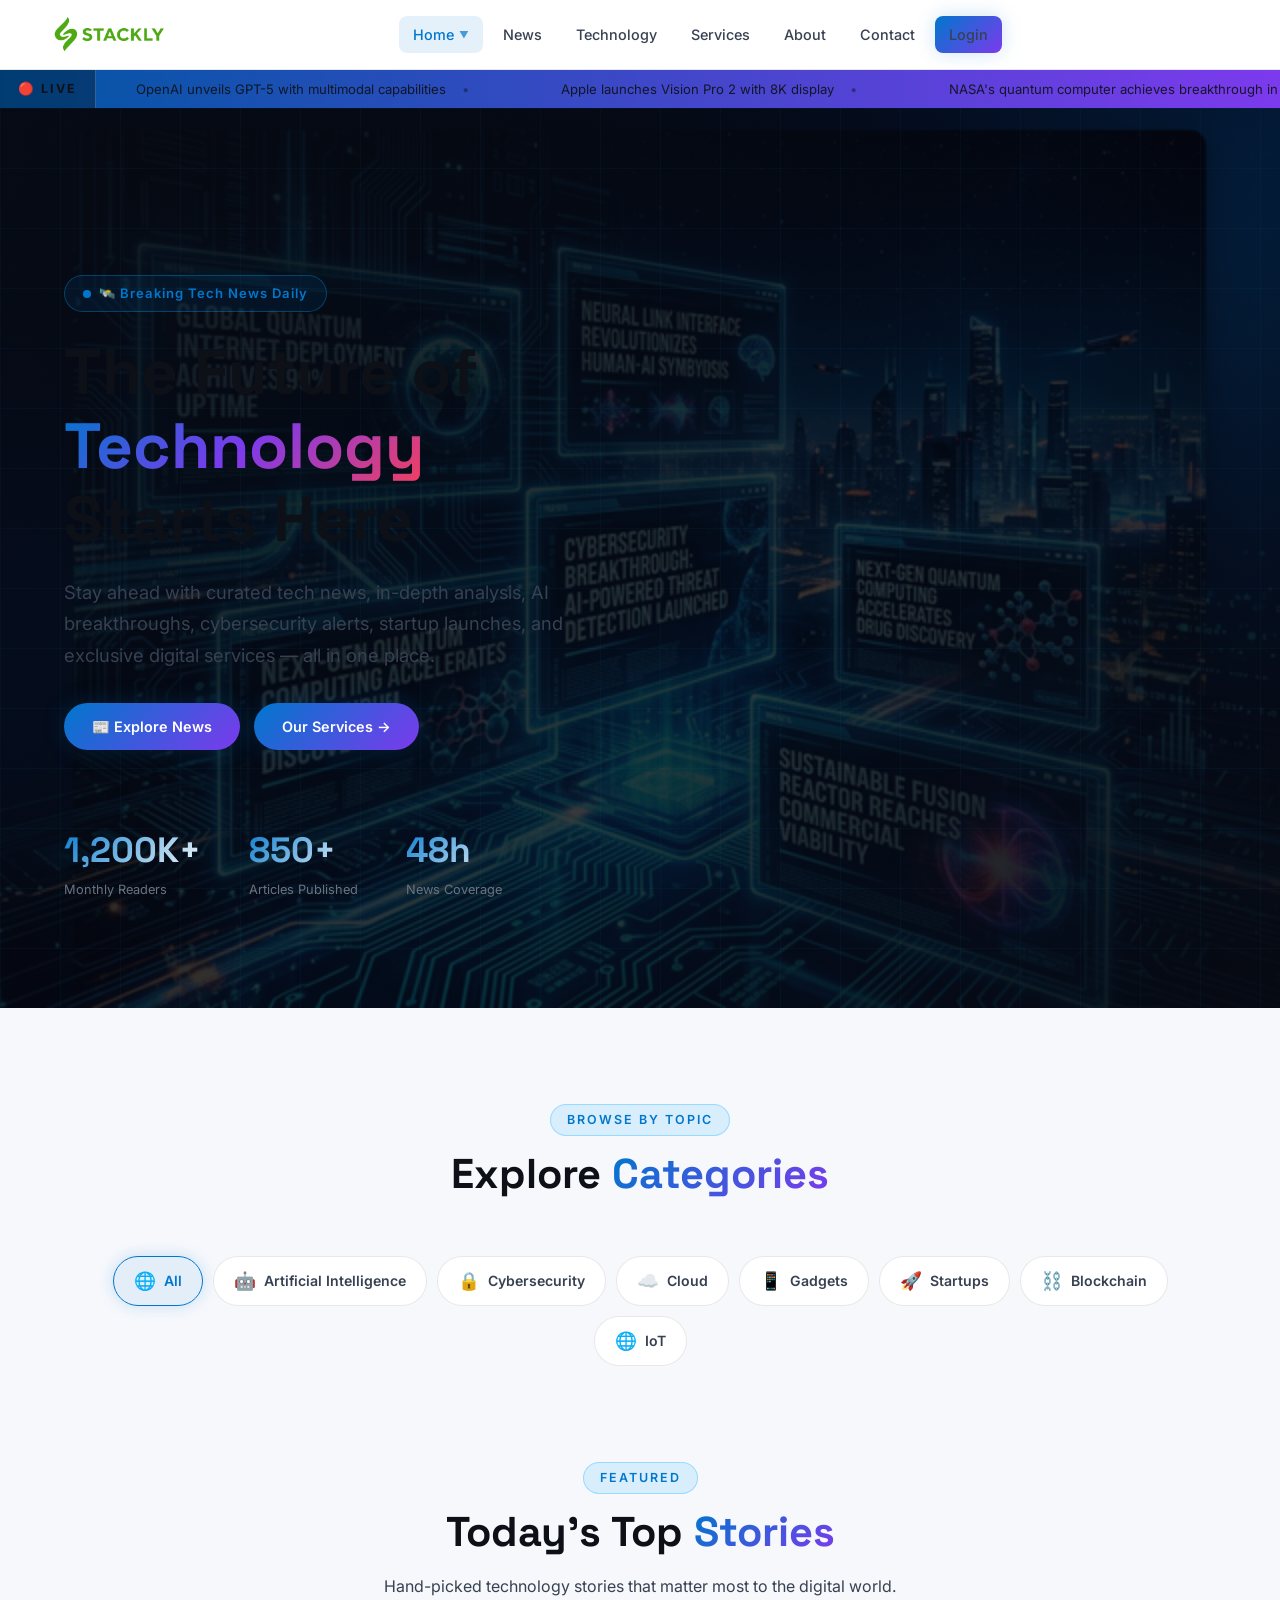
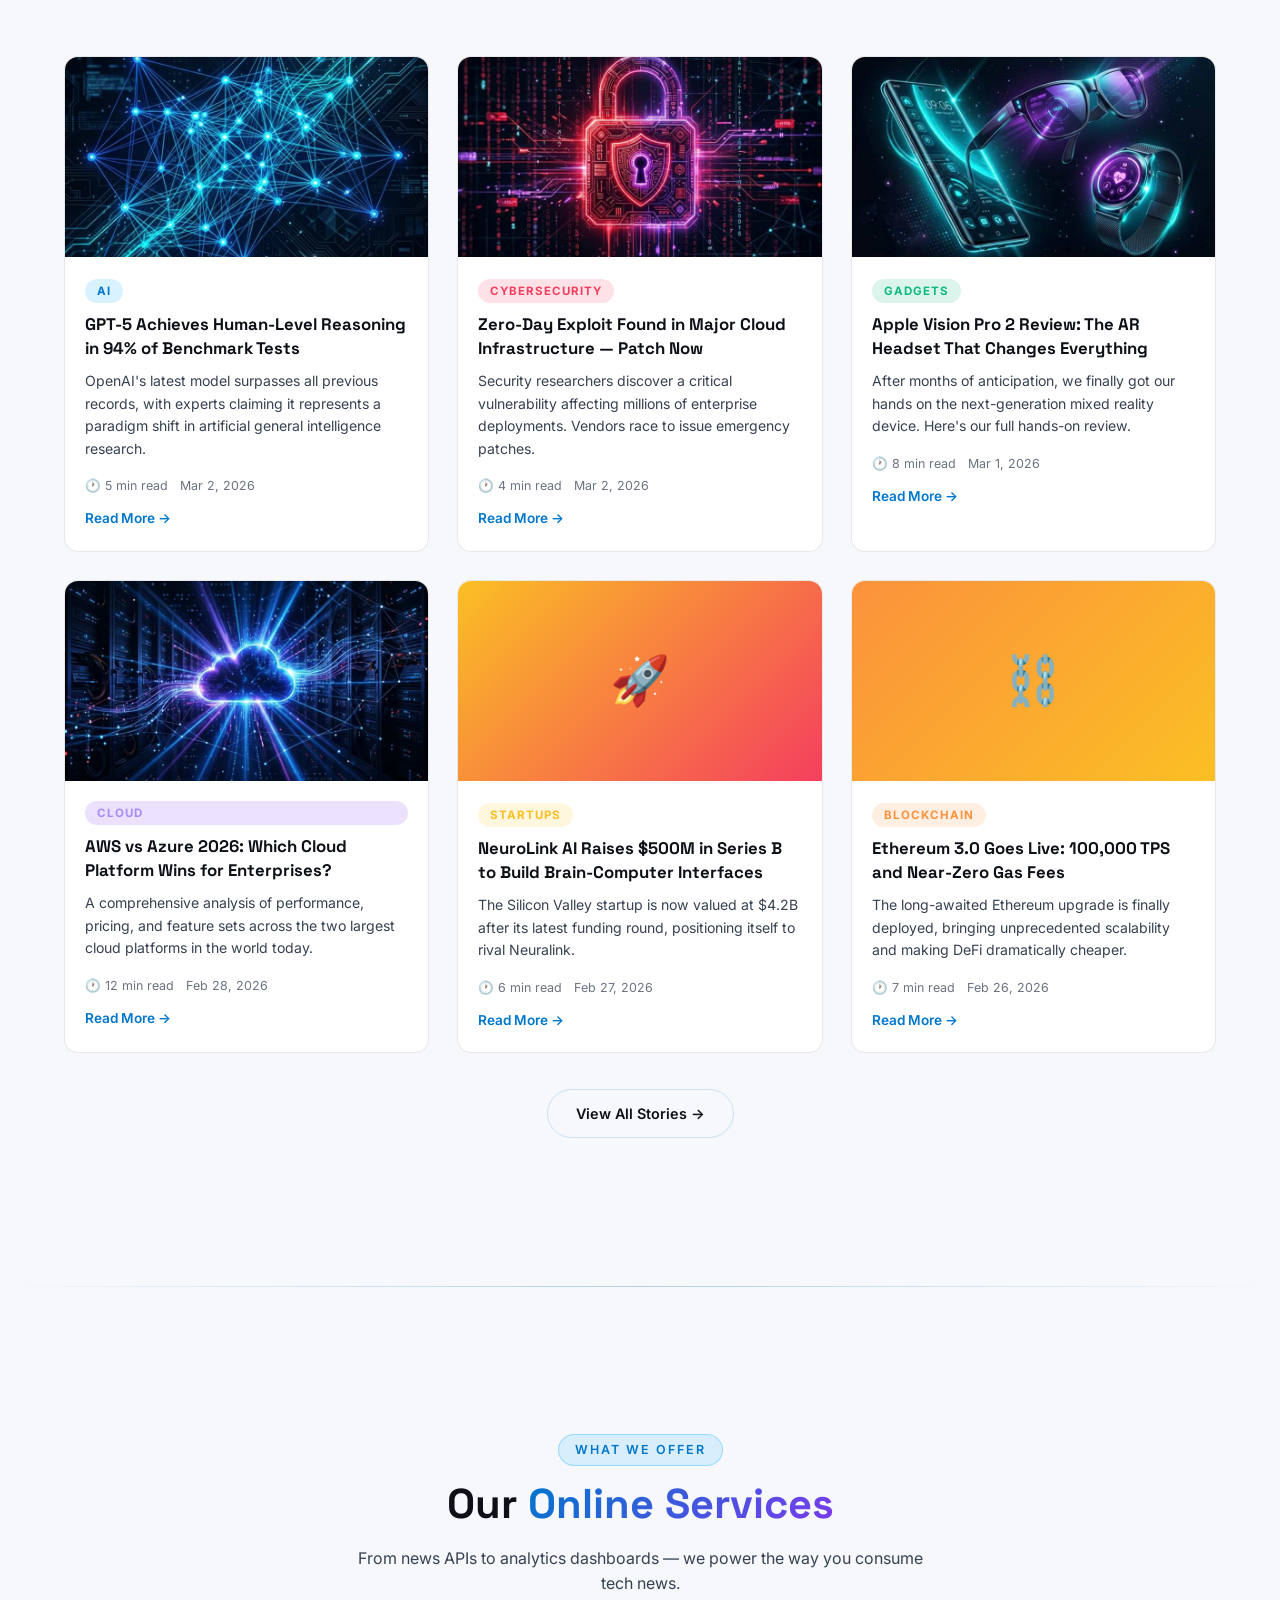
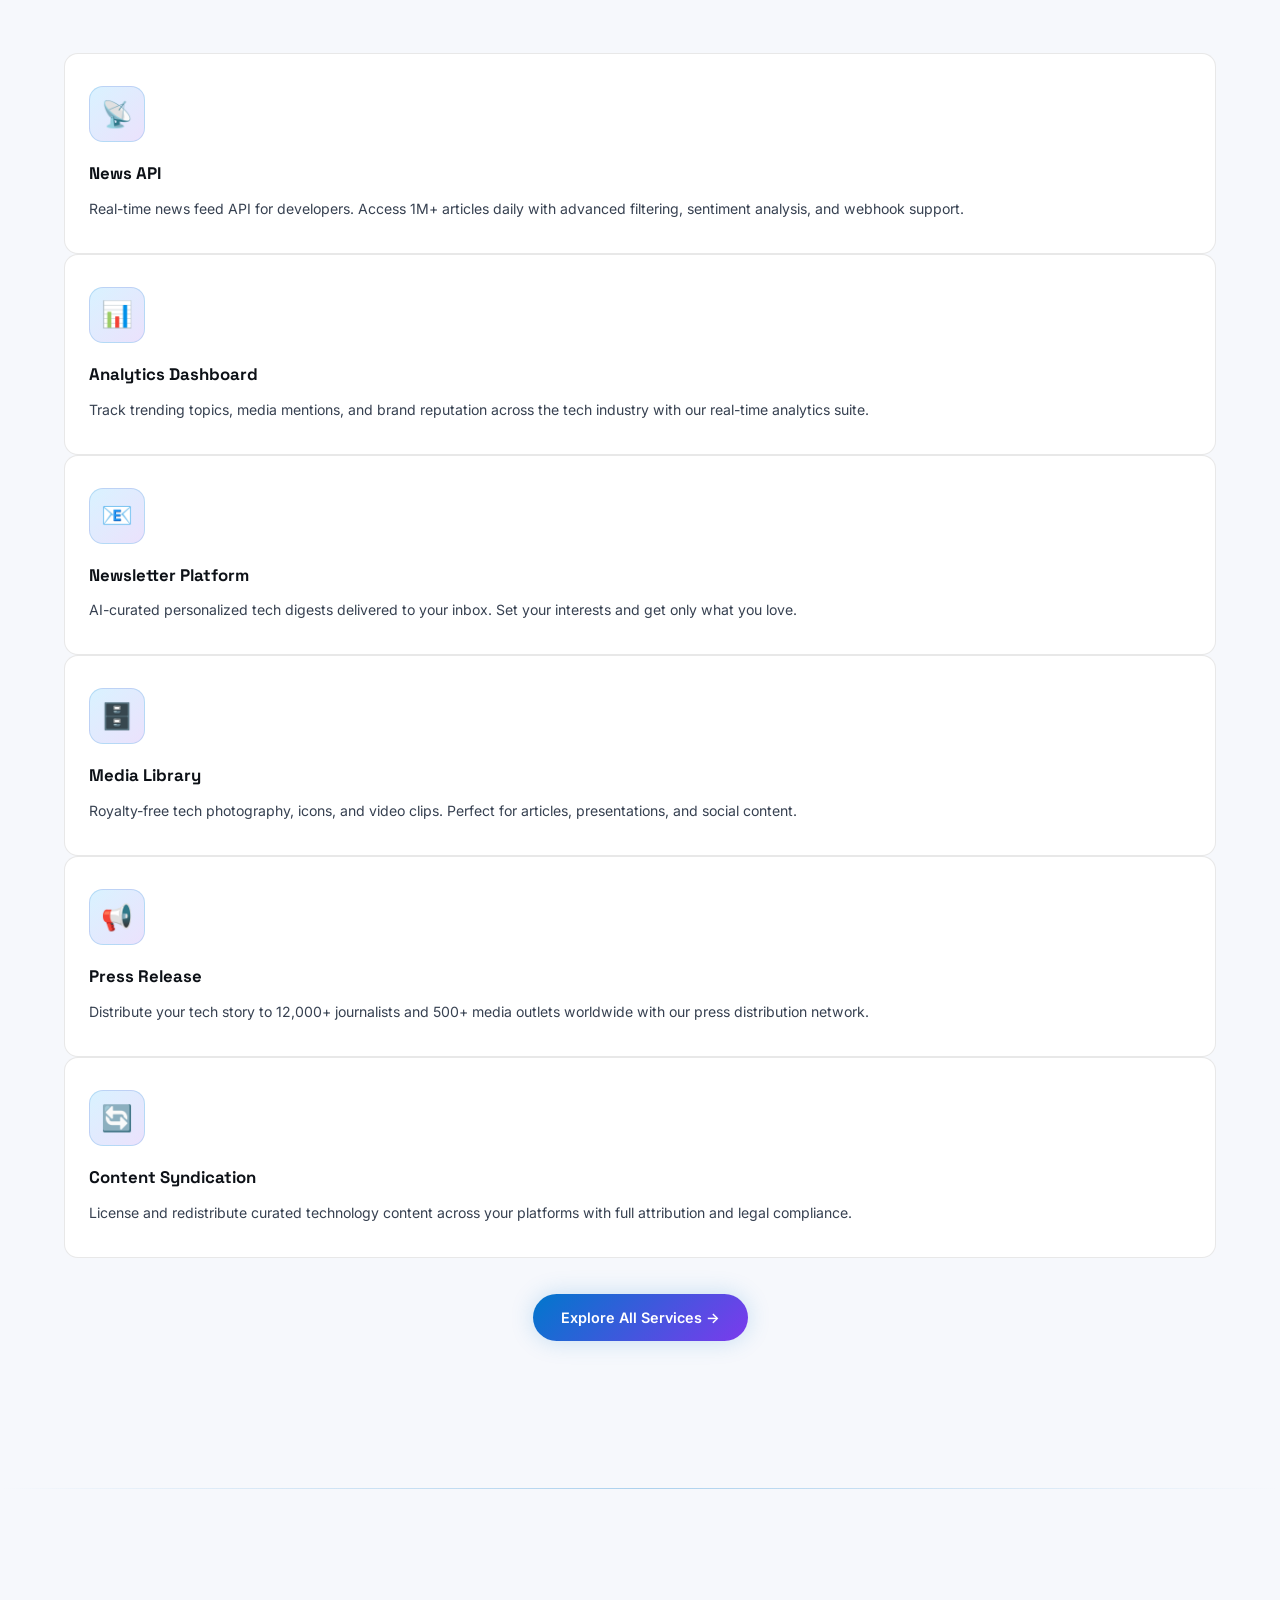
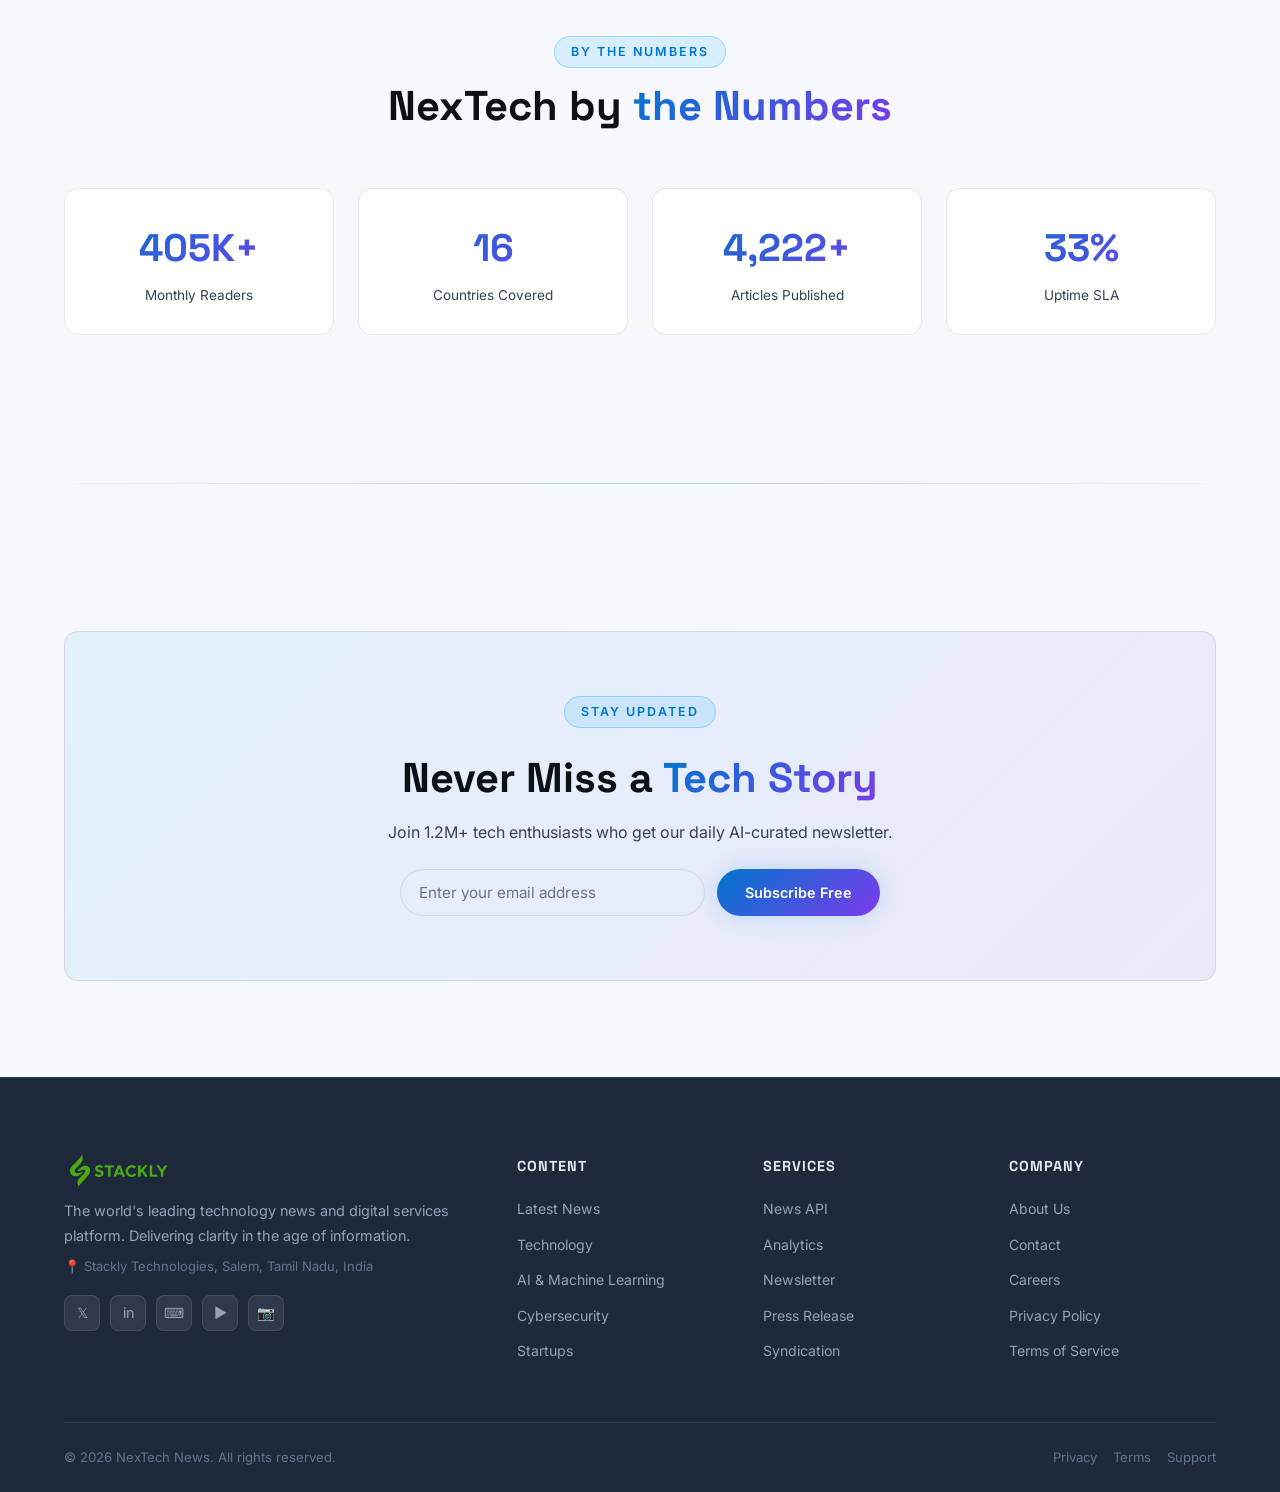
<file: index.html>
<!DOCTYPE html>
<html lang="en">
<head>
  <meta charset="UTF-8" />
  <meta name="viewport" content="width=device-width, initial-scale=1.0, minimum-scale=1.0" />
  <meta name="description" content="NexTech News - Your gateway to the latest technology news, innovations, AI, cybersecurity, gadgets & online services." />
  <title>NexTech News - Technology Online Services</title>
  <link rel="stylesheet" href="css/style.css" />
  <link rel="stylesheet" href="css/responsive.css" />
</head>
<body>

<!-- Preloader -->
<div id="preloader">
  <img src="logo.webp" alt="NexTech" class="preloader-logo" />
  <div class="preloader-bar-wrap"><div class="preloader-bar"></div>









</div>
  <p class="preloader-text">Loading NexTech</p>
</div>

<!-- Navbar -->
<nav class="navbar" id="navbar">
  <a href="index.html" class="nav-logo">
    <img src="logo.webp" alt="NexTech Logo" />
  </a>
  <div class="nav-links">
    <div class="nav-dropdown" id="homeDropdown">
      <div class="nav-dropdown-trigger active" id="homeDropdownTrigger">
        Home <span class="nav-dropdown-arrow">&#9660;</span>
      </div>
      <div class="nav-dropdown-menu">
        <a href="home2.html"><span class="dd-icon">&#127969;</span> Home 2</a>
      </div>
    </div>
    <a href="news.html">News</a>
    <a href="tech.html">Technology</a>
    <a href="services.html">Services</a>
    <a href="about.html">About</a>
    <a href="contact.html">Contact</a>
    <a href="login.html" class="btn-nav-login">Login</a>
  </div>
  <div class="nav-actions">
    <button class="nav-hamburger" id="hamburger" aria-label="Menu">
      <span></span><span></span><span></span>
    </button>
  </div>
</nav>
<!-- Mobile Nav -->
<div class="nav-mobile" id="mobileNav">
  <a href="index.html">&#127968; Home</a>
  <a href="home2.html" style="padding-left:28px;font-size:0.85rem;opacity:0.8">&#9492; &#127969; Home 2</a>
  <a href="news.html">&#128240; News</a>
  <a href="tech.html">&#128187; Technology</a>
  <a href="services.html">&#9881;&#65039; Services</a>
  <a href="about.html">&#128101; About</a>
  <a href="contact.html">&#9993;&#65039; Contact</a>
  <a href="login.html" class="btn-nav-login">Login</a>
</div>




<!-- Breaking News Ticker -->



<div class="ticker-wrap">
  


<div class="ticker-label">🔴 LIVE</div>
  


<div class="ticker-track">
    <span class="ticker-item">OpenAI unveils GPT-5 with multimodal capabilities <span>•</span></span>
    <span class="ticker-item">Apple launches Vision Pro 2 with 8K display <span>•</span></span>
    <span class="ticker-item">NASA's quantum computer achieves breakthrough in space navigation <span>•</span></span>
    <span class="ticker-item">Tesla announces solar-powered charging network across 50 countries <span>•</span></span>
    <span class="ticker-item">Meta's AR glasses to launch Q4 2026 — featuring real-time translation <span>•</span></span>
    <span class="ticker-item">Cybersecurity alert: Major cloud provider patches critical zero-day vulnerability <span>•</span></span>
    <span class="ticker-item">Google DeepMind's AlphaFold 3 maps 200M protein structures <span>•</span></span>
  </div>
</div>

<!-- Hero Section -->



<section class="hero">
  <div class="hero-bg"></div>
  <div class="hero-overlay"></div>
  <div class="hero-grid-lines"></div>
  <div class="hero-content">
    <div class="hero-badge">🛰️ Breaking Tech News Daily</div>
    <h1 class="hero-title">
      The Future of <span class="gradient-text">Technology</span><br/>Starts Here
    </h1>
    <p class="hero-desc">
      Stay ahead with curated tech news, in-depth analysis, AI breakthroughs, cybersecurity alerts, startup launches, and exclusive digital services — all in one place.
    </p>
    <div class="hero-actions">
      <a href="news.html" class="btn btn-primary">📰 Explore News</a>
      <a href="services.html" class="btn btn-primary">Our Services →</a>
    </div>
    <div class="hero-stats">
      <div class="hero-stat">
        <div class="hero-stat-num" data-count="1200" data-suffix="K+">0</div>
        <div class="hero-stat-label">Monthly Readers</div>
      </div>
      <div class="hero-stat">
        <div class="hero-stat-num" data-count="850" data-suffix="+">0</div>
        <div class="hero-stat-label">Articles Published</div>
      </div>
      <div class="hero-stat">
        <div class="hero-stat-num" data-count="48" data-suffix="h">0</div>
        <div class="hero-stat-label">News Coverage</div>
      </div>
    </div>
  </div>
</section>

<!-- Categories -->



<section class="section" style="padding-bottom:0">
  <div class="section-header reveal">
    <span class="section-tag">Browse by Topic</span>
    <h2 class="section-title">Explore <span>Categories</span></h2>
  </div>
  <div class="categories-wrap reveal">
    <div class="cat-pill active" data-cat="all"><span class="cat-pill-icon">🌐</span> All</div>
    <div class="cat-pill" data-cat="ai"><span class="cat-pill-icon">🤖</span> Artificial Intelligence</div>
    <div class="cat-pill" data-cat="security"><span class="cat-pill-icon">🔒</span> Cybersecurity</div>
    <div class="cat-pill" data-cat="cloud"><span class="cat-pill-icon">☁️</span> Cloud</div>
    <div class="cat-pill" data-cat="gadgets"><span class="cat-pill-icon">📱</span> Gadgets</div>
    <div class="cat-pill" data-cat="startups"><span class="cat-pill-icon">🚀</span> Startups</div>
    <div class="cat-pill" data-cat="blockchain"><span class="cat-pill-icon">⛓️</span> Blockchain</div>
    <div class="cat-pill" data-cat="iot"><span class="cat-pill-icon">🌐</span> IoT</div>
  </div>
</section>

<!-- Featured News -->



<section class="section">
  <div class="section-header reveal">
    <span class="section-tag">Featured</span>
    <h2 class="section-title">Today's Top <span>Stories</span></h2>
    <p class="section-desc">Hand-picked technology stories that matter most to the digital world.</p>
  </div>
  <div class="grid-3 cards-grid">
    <!-- Card 1 -->
    <article class="card reveal card-item" data-category="ai">
      <div class="card-img-wrap">
        <img src="images/ai-article.webp" alt="AI Article" class="card-img" />
      </div>
      <div class="card-body">
        <span class="card-tag tag-ai">AI</span>
        <h3 class="card-title">GPT-5 Achieves Human-Level Reasoning in 94% of Benchmark Tests</h3>
        <p class="card-excerpt">OpenAI's latest model surpasses all previous records, with experts claiming it represents a paradigm shift in artificial general intelligence research.</p>
        <div class="card-meta">
          <span>🕐 5 min read</span>
          <span>Mar 2, 2026</span>
        </div>
        <a href="article.html" class="card-read-more">Read More →</a>
      </div>
    </article>
    <!-- Card 2 -->
    <article class="card reveal card-item" data-category="security">
      <div class="card-img-wrap">
        <img src="images/security-article.webp" alt="Security Article" class="card-img" />
      </div>
      <div class="card-body">
        <span class="card-tag tag-security">Cybersecurity</span>
        <h3 class="card-title">Zero-Day Exploit Found in Major Cloud Infrastructure — Patch Now</h3>
        <p class="card-excerpt">Security researchers discover a critical vulnerability affecting millions of enterprise deployments. Vendors race to issue emergency patches.</p>
        <div class="card-meta">
          <span>🕐 4 min read</span>
          <span>Mar 2, 2026</span>
        </div>
        <a href="article.html" class="card-read-more">Read More →</a>
      </div>
    </article>
    <!-- Card 3 -->
    <article class="card reveal card-item" data-category="gadgets">
      <div class="card-img-wrap">
        <img src="images/gadgets-article.webp" alt="Gadgets Article" class="card-img" />
      </div>
      <div class="card-body">
        <span class="card-tag tag-gadgets">Gadgets</span>
        <h3 class="card-title">Apple Vision Pro 2 Review: The AR Headset That Changes Everything</h3>
        <p class="card-excerpt">After months of anticipation, we finally got our hands on the next-generation mixed reality device. Here's our full hands-on review.</p>
        <div class="card-meta">
          <span>🕐 8 min read</span>
          <span>Mar 1, 2026</span>
        </div>
        <a href="article.html" class="card-read-more">Read More →</a>
      </div>
    </article>
    <!-- Card 4 -->
    <article class="card reveal card-item" data-category="cloud">
      <div class="card-img-wrap">
        <img src="images/cloud-article.webp" alt="Cloud Article" class="card-img" />
      </div>
      <div class="card-body">
        <span class="card-tag tag-cloud">Cloud</span>
        <h3 class="card-title">AWS vs Azure 2026: Which Cloud Platform Wins for Enterprises?</h3>
        <p class="card-excerpt">A comprehensive analysis of performance, pricing, and feature sets across the two largest cloud platforms in the world today.</p>
        <div class="card-meta">
          <span>🕐 12 min read</span>
          <span>Feb 28, 2026</span>
        </div>
        <a href="article.html" class="card-read-more">Read More →</a>
      </div>
    </article>
    <!-- Card 5 -->
    <article class="card reveal card-item" data-category="startups">
      <div class="card-img-wrap">
        <div class="card-img" style="background: linear-gradient(135deg,#fbbf24,#f43f5e); display:flex; align-items:center; justify-content:center; font-size:3rem;">🚀</div>
      </div>
      <div class="card-body">
        <span class="card-tag tag-startups">Startups</span>
        <h3 class="card-title">NeuroLink AI Raises $500M in Series B to Build Brain-Computer Interfaces</h3>
        <p class="card-excerpt">The Silicon Valley startup is now valued at $4.2B after its latest funding round, positioning itself to rival Neuralink.</p>
        <div class="card-meta">
          <span>🕐 6 min read</span>
          <span>Feb 27, 2026</span>
        </div>
        <a href="article.html" class="card-read-more">Read More →</a>
      </div>
    </article>
    <!-- Card 6 -->
    <article class="card reveal card-item" data-category="blockchain">
      <div class="card-img-wrap">
        <div class="card-img" style="background: linear-gradient(135deg,#fb923c,#fbbf24); display:flex; align-items:center; justify-content:center; font-size:3rem;">⛓️</div>
      </div>
      <div class="card-body">
        <span class="card-tag tag-blockchain">Blockchain</span>
        <h3 class="card-title">Ethereum 3.0 Goes Live: 100,000 TPS and Near-Zero Gas Fees</h3>
        <p class="card-excerpt">The long-awaited Ethereum upgrade is finally deployed, bringing unprecedented scalability and making DeFi dramatically cheaper.</p>
        <div class="card-meta">
          <span>🕐 7 min read</span>
          <span>Feb 26, 2026</span>
        </div>
        <a href="article.html" class="card-read-more">Read More →</a>
      </div>
    </article>
  </div>
  <div class="text-center" style="margin-top:36px">
    <a href="news.html" class="btn btn-outline">View All Stories →</a>
  </div>
</section>

<div class="divider"></div>




<!-- Services Preview -->



<section class="section">
  <div class="section-header reveal">
    <span class="section-tag">What We Offer</span>
    <h2 class="section-title">Our <span>Online Services</span></h2>
    <p class="section-desc">From news APIs to analytics dashboards — we power the way you consume tech news.</p>
  </div>
  <div class="services-grid">
    <div class="service-card reveal">
      <div class="service-icon">📡</div>
      <h3 class="service-title">News API</h3>
      <p class="service-desc">Real-time news feed API for developers. Access 1M+ articles daily with advanced filtering, sentiment analysis, and webhook support.</p>
    </div>
    <div class="service-card reveal">
      <div class="service-icon">📊</div>
      <h3 class="service-title">Analytics Dashboard</h3>
      <p class="service-desc">Track trending topics, media mentions, and brand reputation across the tech industry with our real-time analytics suite.</p>
    </div>
    <div class="service-card reveal">
      <div class="service-icon">📧</div>
      <h3 class="service-title">Newsletter Platform</h3>
      <p class="service-desc">AI-curated personalized tech digests delivered to your inbox. Set your interests and get only what you love.</p>
    </div>
    <div class="service-card reveal">
      <div class="service-icon">🗄️</div>
      <h3 class="service-title">Media Library</h3>
      <p class="service-desc">Royalty-free tech photography, icons, and video clips. Perfect for articles, presentations, and social content.</p>
    </div>
    <div class="service-card reveal">
      <div class="service-icon">📢</div>
      <h3 class="service-title">Press Release</h3>
      <p class="service-desc">Distribute your tech story to 12,000+ journalists and 500+ media outlets worldwide with our press distribution network.</p>
    </div>
    <div class="service-card reveal">
      <div class="service-icon">🔄</div>
      <h3 class="service-title">Content Syndication</h3>
      <p class="service-desc">License and redistribute curated technology content across your platforms with full attribution and legal compliance.</p>
    </div>
  </div>
  <div class="text-center" style="margin-top:36px">
    <a href="services.html" class="btn btn-primary">Explore All Services →</a>
  </div>
</section>

<div class="divider"></div>

<!-- Stats Section -->



<section class="section">
  <div class="section-header reveal">
    <span class="section-tag">By the Numbers</span>
    <h2 class="section-title">NexTech by <span>the Numbers</span></h2>
  </div>
  <div class="stats-grid">
    <div class="stat-card reveal">
      <div class="stat-num text-gradient" data-count="1200" data-suffix="K+">0</div>
      <div class="stat-label">Monthly Readers</div>
    </div>
    <div class="stat-card reveal">
      <div class="stat-num text-gradient" data-count="48" data-suffix="">0</div>
      <div class="stat-label">Countries Covered</div>
    </div>
    <div class="stat-card reveal">
      <div class="stat-num text-gradient" data-count="12500" data-suffix="+">0</div>
      <div class="stat-label">Articles Published</div>
    </div>
    <div class="stat-card reveal">
      <div class="stat-num text-gradient" data-count="99" data-suffix="%">0</div>
      <div class="stat-label">Uptime SLA</div>
    </div>
  </div>
</section>

<div class="divider"></div>

<!-- Newsletter -->



<section class="section">
  <div class="newsletter-section reveal">
    <span class="section-tag">Stay Updated</span>
    <h2 class="section-title" style="margin-top:12px">Never Miss a <span>Tech Story</span></h2>
    <p class="section-desc">Join 1.2M+ tech enthusiasts who get our daily AI-curated newsletter.</p>
    <form class="newsletter-form" id="newsletterForm" onsubmit="window.location.href='404.html'; return false;">
      <input type="email" class="form-input" placeholder="Enter your email address" required />
      <button type="submit" class="btn btn-primary">Subscribe Free</button>
    </form>
  </div>
</section>




<!-- Footer -->



<footer class="footer">
  <div class="footer-top">
    <div class="footer-brand">
      <a href="index.html" class="nav-logo" style="margin-bottom:0">
        <img src="logo.webp" alt="NexTech" style="height:32px;width:auto;object-fit:contain" />
      </a>
      <p>The world's leading technology news and digital services platform. Delivering clarity in the age of information.</p>
                <div class="footer-location">&#128205; Stackly Technologies, Salem, Tamil Nadu, India</div>
      <div class="footer-social">
        <a href="404.html" class="social-icon" title="Twitter">𝕏</a>
        <a href="404.html" class="social-icon" title="LinkedIn">in</a>
        <a href="404.html" class="social-icon" title="GitHub">⌨</a>
        <a href="404.html" class="social-icon" title="YouTube">▶</a>
        <a href="404.html" class="social-icon" title="Instagram">📷</a>
      </div>
    </div>
    <div class="footer-col">
      <h4>Content</h4>
      <ul>
        <li><a href="news.html">Latest News</a></li>
        <li><a href="tech.html">Technology</a></li>
        <li><a href="article.html">AI & Machine Learning</a></li>
        <li><a href="news.html">Cybersecurity</a></li>
        <li><a href="news.html">Startups</a></li>
      </ul>
    </div>
    <div class="footer-col">
      <h4>Services</h4>
      <ul>
        <li><a href="services.html">News API</a></li>
        <li><a href="services.html">Analytics</a></li>
        <li><a href="services.html">Newsletter</a></li>
        <li><a href="services.html">Press Release</a></li>
        <li><a href="services.html">Syndication</a></li>
      </ul>
    </div>
    <div class="footer-col">
      <h4>Company</h4>
      <ul>
        <li><a href="about.html">About Us</a></li>
        <li><a href="contact.html">Contact</a></li>
        <li><a href="404.html">Careers</a></li>
        <li><a href="404.html">Privacy Policy</a></li>
        <li><a href="404.html">Terms of Service</a></li>
      </ul>
    </div>
  </div>
  <div class="footer-bottom">
    <p>© 2026 NexTech News. All rights reserved.</p>
    <div style="display:flex;gap:16px">
      <a href="404.html">Privacy</a>
      <a href="404.html">Terms</a>
      <a href="contact.html">Support</a>
    </div>
  </div>
</footer>

<!-- Scroll to Top -->
<button id="scrollTop" aria-label="Scroll to top">↑</button>

<script src="js/main.js"></script>
</body>
</html>
</file>
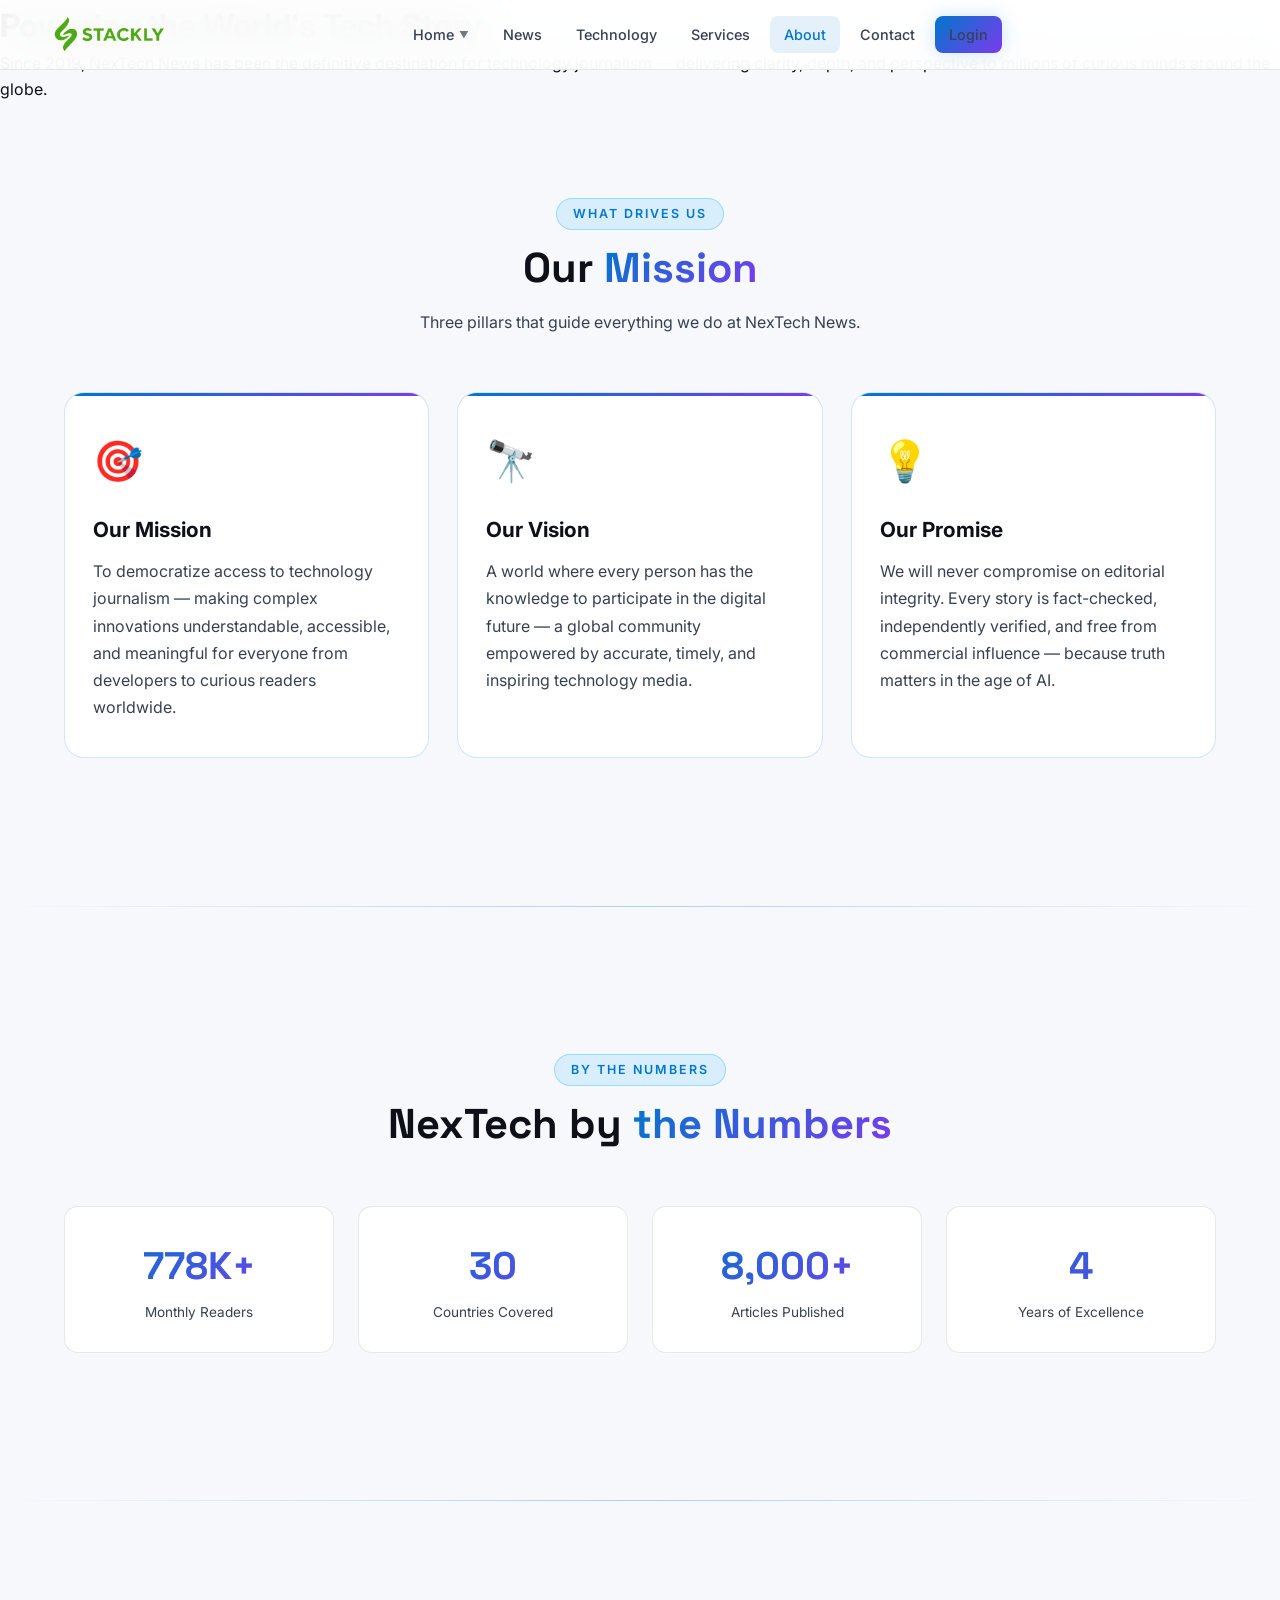
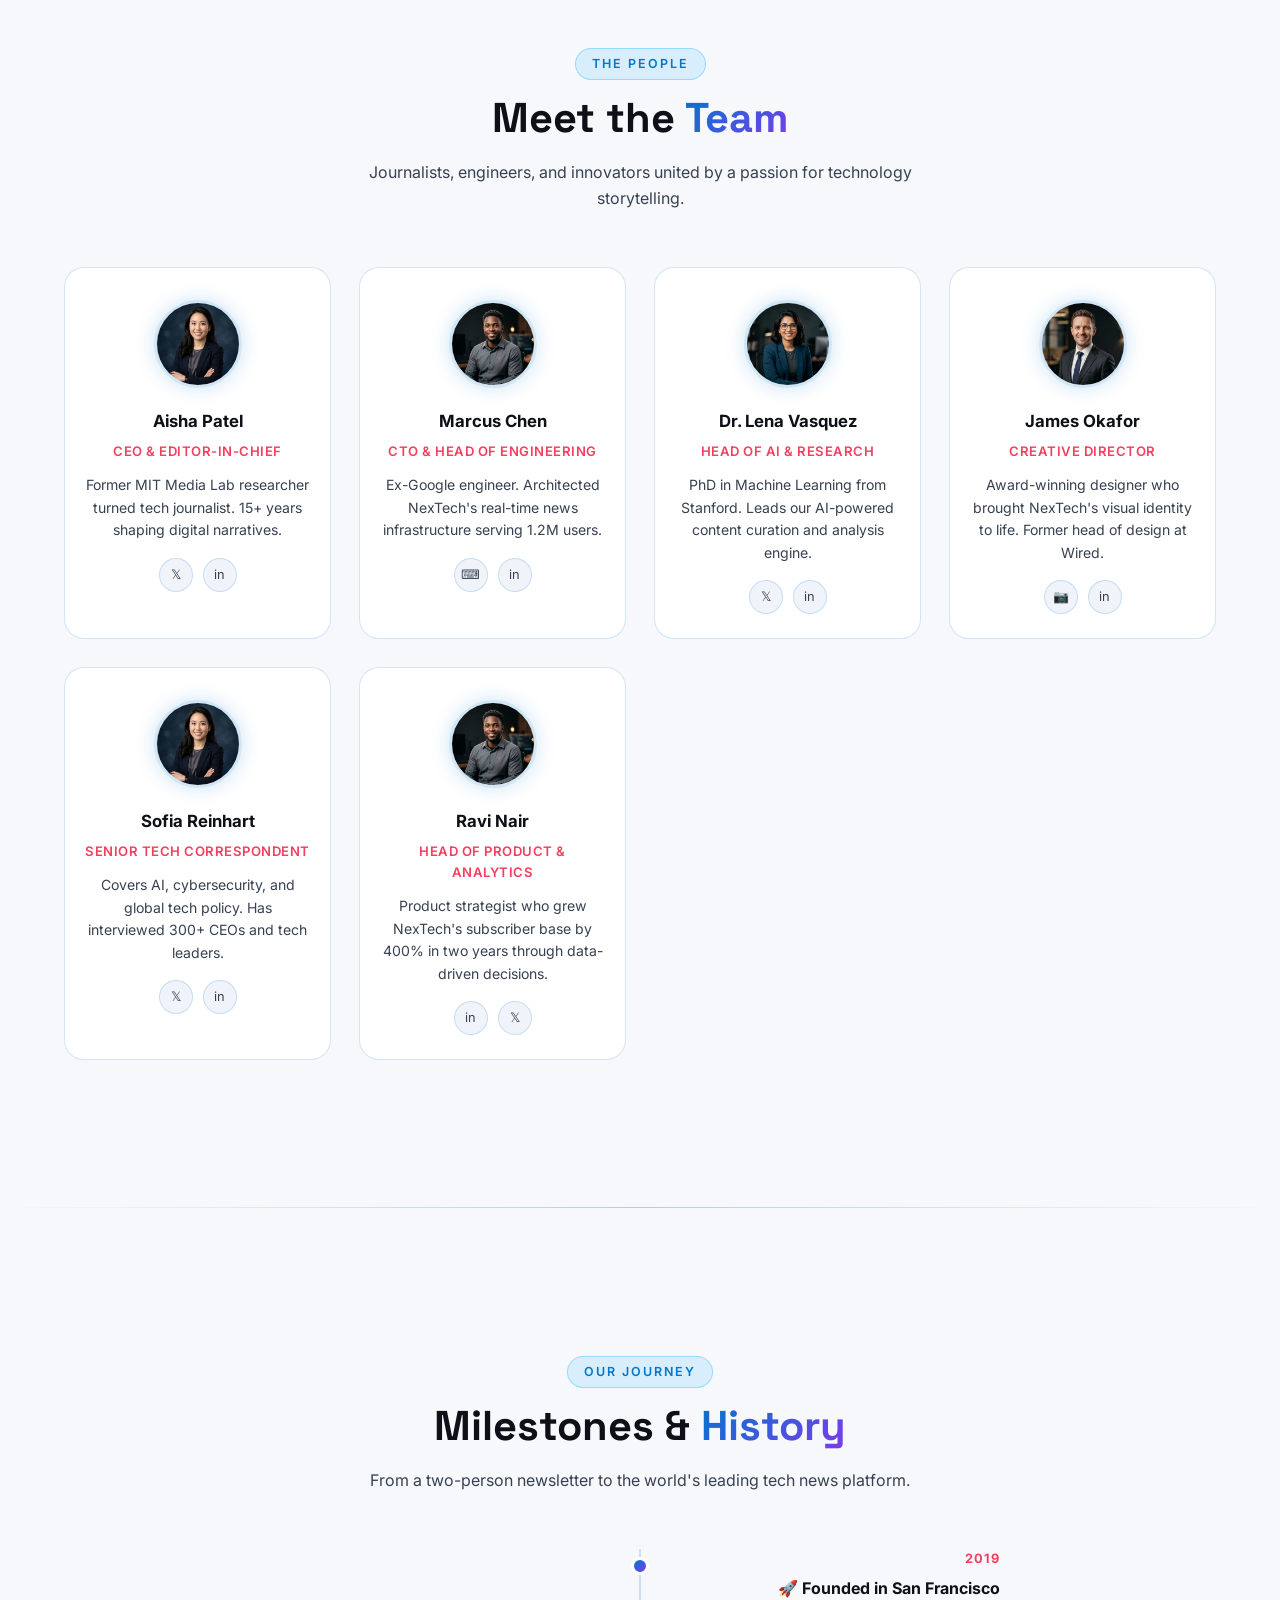
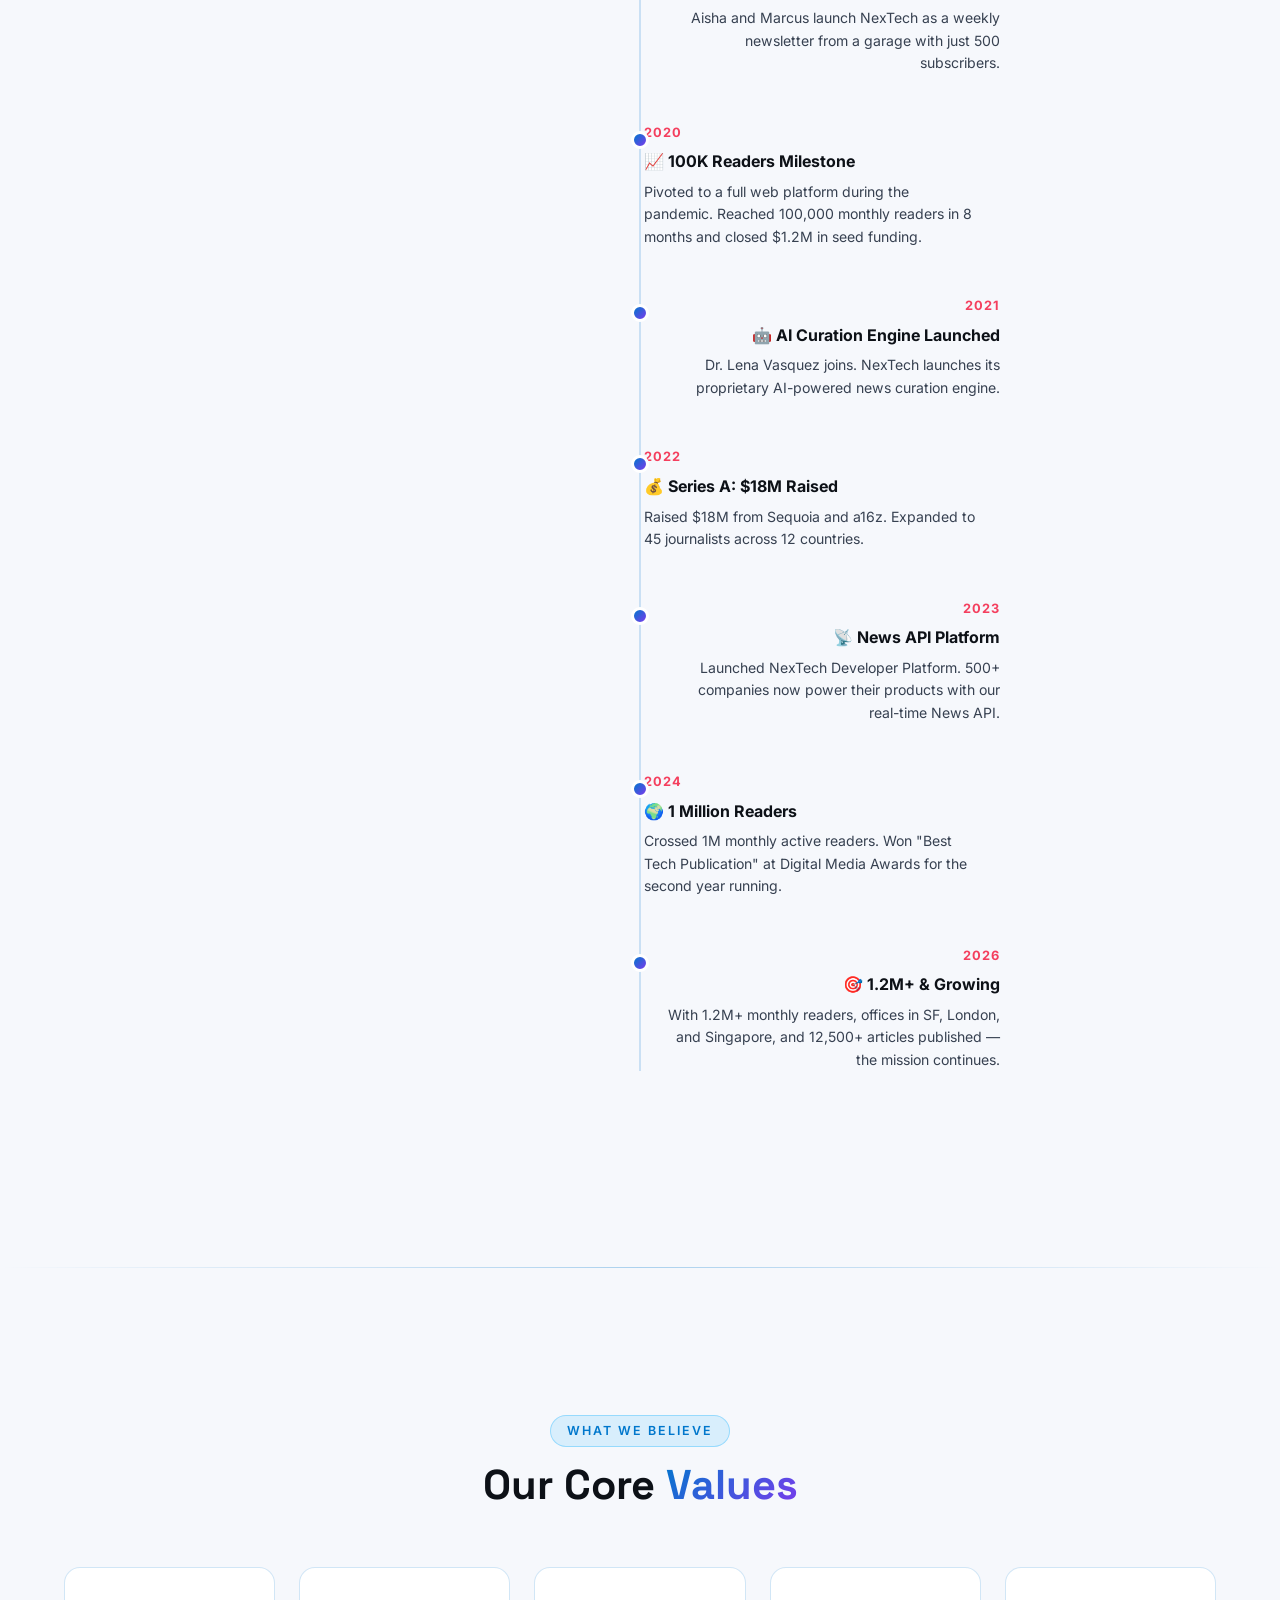
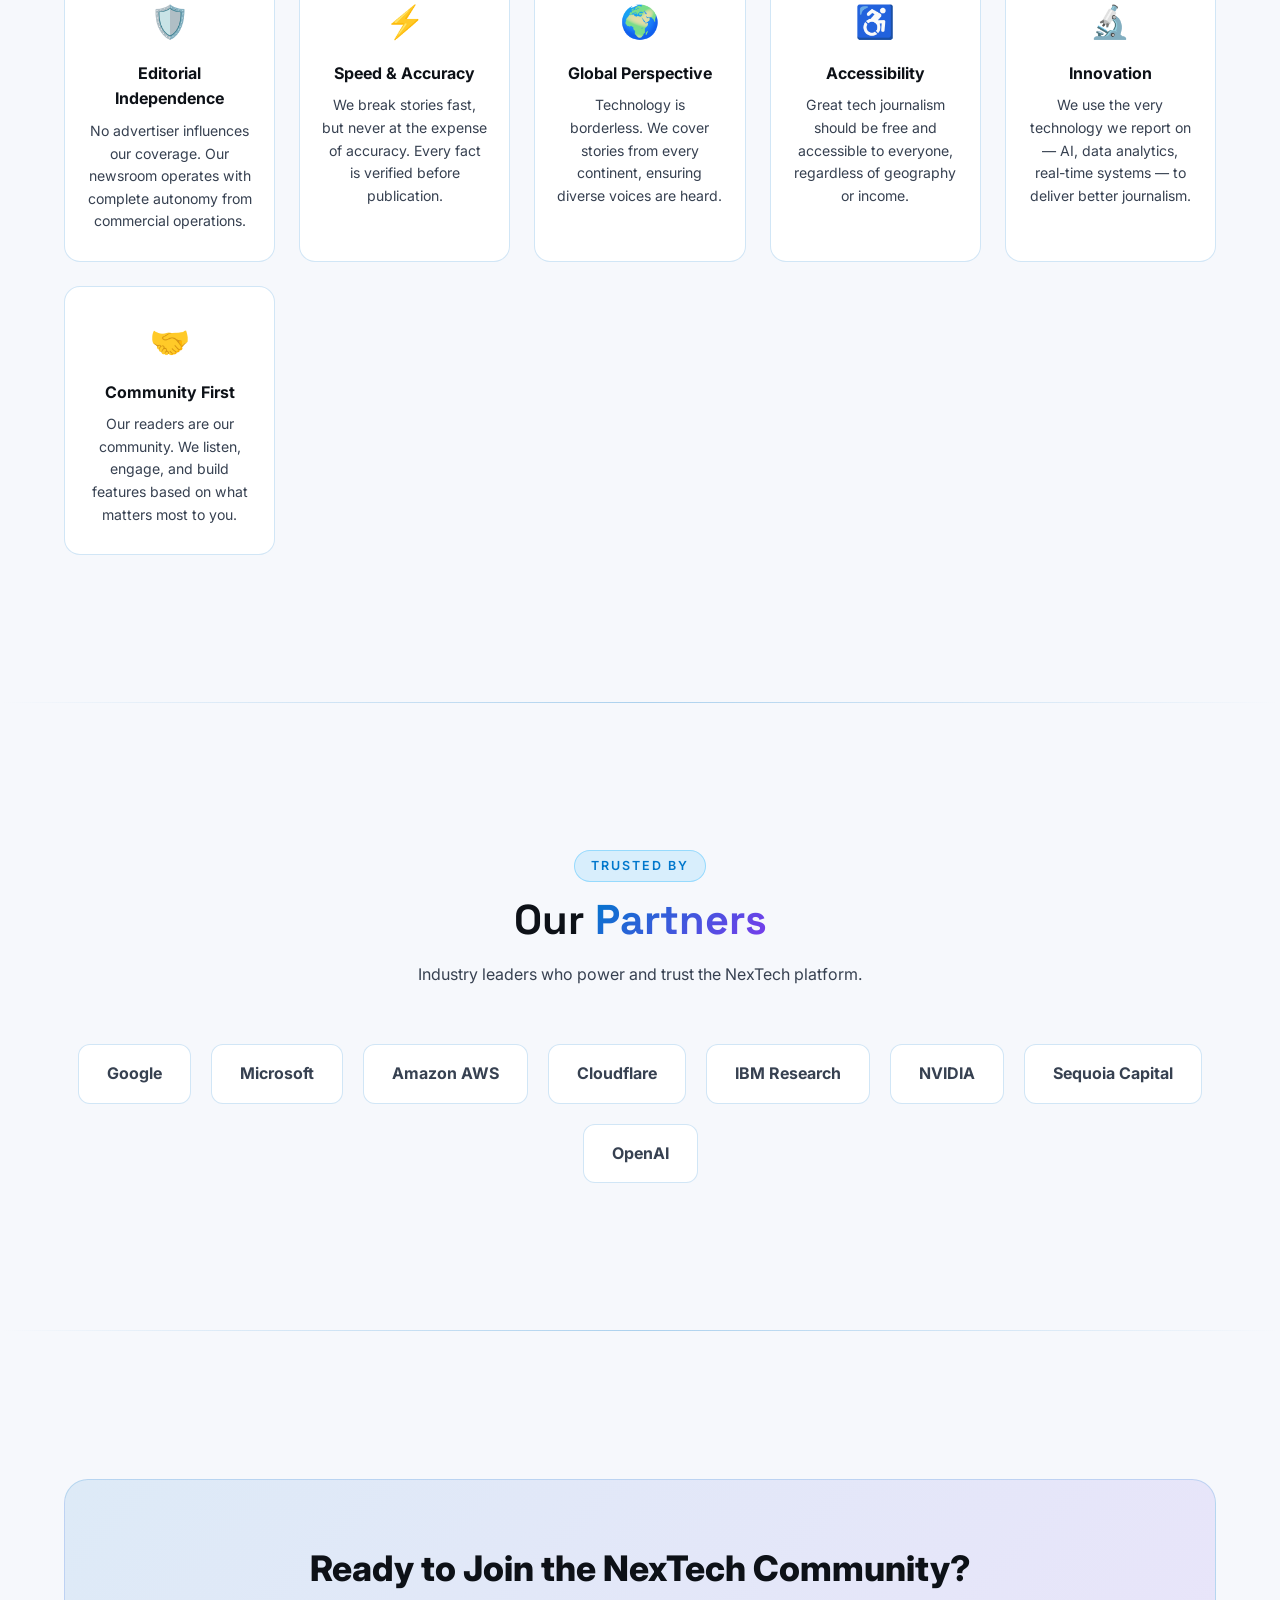
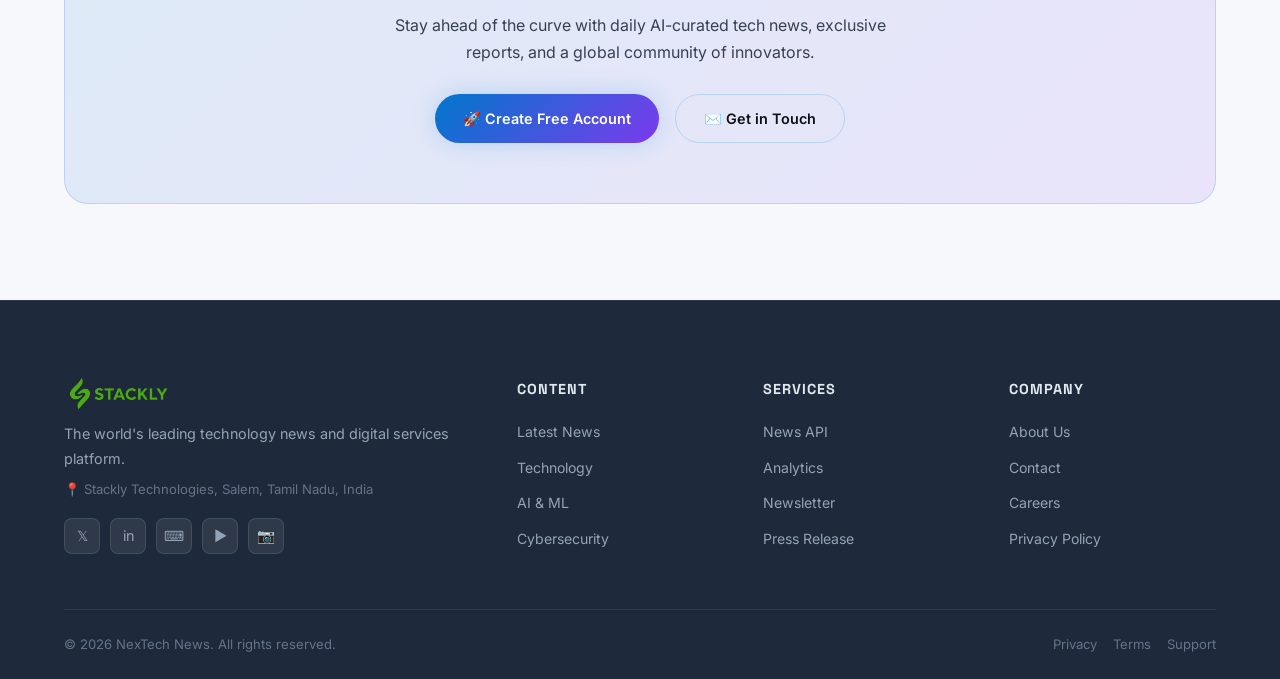
<file: about.html>
﻿<!DOCTYPE html>
<html lang="en">

<head>
    <meta charset="UTF-8" />
    <meta name="viewport" content="width=device-width, initial-scale=1.0, minimum-scale=1.0" />
    <meta name="description" content="About NexTech News - Our mission, team, milestones and values." />
    <title>About Us - NexTech News</title>
    <link rel="stylesheet" href="css/style.css" />
    <link rel="stylesheet" href="css/responsive.css" />
    <style>
        .about-hero {
            padding: 140px 20px 80px;
            text-align: center;
            background: linear-gradient(135deg, rgba(0, 119, 204, .06), rgba(124, 58, 237, .06));
            position: relative;
            overflow: hidden
        }

        .about-hero::before {
            content: '';
            position: absolute;
            inset: 0;
            background: radial-gradient(ellipse 60% 60% at 50% 0%, rgba(124, 58, 237, .15), transparent);
            pointer-events: none
        }

        .about-hero-tag {
            display: inline-block;
            background: var(--gradient-primary);
            -webkit-background-clip: text;
            -webkit-text-fill-color: transparent;
            background-clip: text;
            font-size: .85rem;
            font-weight: 700;
            letter-spacing: 2px;
            text-transform: uppercase;
            margin-bottom: 16px
        }

        .about-hero h1 {
            font-size: clamp(2rem, 5vw, 3.5rem);
            font-weight: 800;
            color: var(--text-primary);
            line-height: 1.15;
            margin: 0 auto 20px;
            max-width: 700px
        }

        .about-hero p {
            font-size: 1.1rem;
            color: var(--text-secondary);
            max-width: 600px;
            margin: 0 auto;
            line-height: 1.8
        }

        .mission-grid {
            display: grid;
            grid-template-columns: repeat(auto-fit, minmax(270px, 1fr));
            gap: 28px;
            margin-top: 48px
        }

        .mission-card {
            background: var(--card-bg);
            border: 1px solid var(--border);
            border-radius: 20px;
            padding: 36px 28px;
            position: relative;
            overflow: hidden;
            transition: transform .3s, box-shadow .3s
        }

        .mission-card:hover {
            transform: translateY(-6px);
            box-shadow: 0 20px 50px rgba(0, 119, 204, .15)
        }

        .mission-card::before {
            content: '';
            position: absolute;
            top: 0;
            left: 0;
            right: 0;
            height: 3px;
            background: var(--gradient-primary);
            border-radius: 20px 20px 0 0
        }

        .mission-icon {
            font-size: 2.5rem;
            margin-bottom: 20px
        }

        .mission-card h3 {
            font-size: 1.3rem;
            font-weight: 700;
            color: var(--text-primary);
            margin-bottom: 12px
        }

        .mission-card p {
            color: var(--text-secondary);
            line-height: 1.7
        }

        .team-grid {
            display: grid;
            grid-template-columns: repeat(auto-fit, minmax(210px, 1fr));
            gap: 28px;
            margin-top: 48px
        }

        .team-card {
            background: var(--card-bg);
            border: 1px solid var(--border);
            border-radius: 20px;
            padding: 32px 20px 24px;
            text-align: center;
            transition: transform .3s, box-shadow .3s
        }

        .team-card:hover {
            transform: translateY(-8px);
            box-shadow: 0 24px 60px rgba(0, 0, 0, .3)
        }

        .team-avatar {
            width: 88px;
            height: 88px;
            border-radius: 50%;
            margin: 0 auto 20px;
            display: flex;
            align-items: center;
            justify-content: center;
            font-size: 2.2rem;
            position: relative
        }

        .team-avatar::after {
            content: '';
            position: absolute;
            inset: -3px;
            border-radius: 50%;
            background: var(--gradient-primary);
            z-index: -1
        }

        .team-card h4 {
            font-size: 1.05rem;
            font-weight: 700;
            color: var(--text-primary);
            margin-bottom: 6px
        }

        .team-role {
            font-size: .82rem;
            color: var(--accent);
            font-weight: 600;
            letter-spacing: .5px;
            text-transform: uppercase;
            margin-bottom: 12px
        }

        .team-bio {
            font-size: .88rem;
            color: var(--text-secondary);
            line-height: 1.6
        }

        .team-socials {
            display: flex;
            justify-content: center;
            gap: 10px;
            margin-top: 16px
        }

        .team-socials a {
            width: 34px;
            height: 34px;
            border-radius: 50%;
            background: var(--bg-secondary);
            border: 1px solid var(--border);
            display: inline-flex;
            align-items: center;
            justify-content: center;
            font-size: .8rem;
            color: var(--text-secondary);
            text-decoration: none;
            transition: all .3s
        }

        .team-socials a:hover {
            background: var(--gradient-primary);
            color: #fff;
            border-color: transparent
        }

        .timeline {
            position: relative;
            max-width: 760px;
            margin: 48px auto 0;
            padding: 0 20px
        }

        .timeline::before {
            content: '';
            position: absolute;
            left: 50%;
            top: 0;
            bottom: 0;
            width: 2px;
            background: var(--border);
            transform: translateX(-50%)
        }

        .tl-item {
            display: flex;
            gap: 32px;
            margin-bottom: 48px;
            position: relative
        }

        .tl-item:nth-child(odd) {
            flex-direction: row-reverse;
            text-align: right
        }

        .tl-item:nth-child(odd) .tl-content {
            align-items: flex-end
        }

        .tl-dot {
            position: absolute;
            left: 50%;
            top: 8px;
            transform: translateX(-50%);
            width: 18px;
            height: 18px;
            border-radius: 50%;
            background: var(--gradient-primary);
            border: 3px solid var(--bg-primary);
            z-index: 1;
            flex-shrink: 0
        }

        .tl-side {
            width: calc(50% - 28px);
            flex-shrink: 0
        }

        .tl-content {
            display: flex;
            flex-direction: column
        }

        .tl-year {
            font-size: .8rem;
            font-weight: 700;
            color: var(--accent);
            letter-spacing: 1px;
            text-transform: uppercase;
            margin-bottom: 6px
        }

        .tl-title {
            font-size: 1rem;
            font-weight: 700;
            color: var(--text-primary);
            margin-bottom: 6px
        }

        .tl-desc {
            font-size: .88rem;
            color: var(--text-secondary);
            line-height: 1.6
        }

        .values-grid {
            display: grid;
            grid-template-columns: repeat(auto-fit, minmax(210px, 1fr));
            gap: 24px;
            margin-top: 48px
        }

        .value-card {
            background: var(--card-bg);
            border: 1px solid var(--border);
            border-radius: 16px;
            padding: 28px 22px;
            text-align: center;
            transition: transform .3s
        }

        .value-card:hover {
            transform: translateY(-4px)
        }

        .value-icon {
            font-size: 2rem;
            margin-bottom: 14px;
            display: block
        }

        .value-card h4 {
            font-size: 1rem;
            font-weight: 700;
            color: var(--text-primary);
            margin-bottom: 8px
        }

        .value-card p {
            font-size: .88rem;
            color: var(--text-secondary);
            line-height: 1.6
        }

        .partners-row {
            display: flex;
            flex-wrap: wrap;
            gap: 20px;
            justify-content: center;
            align-items: center;
            margin-top: 48px
        }

        .partner-chip {
            background: var(--card-bg);
            border: 1px solid var(--border);
            border-radius: 12px;
            padding: 16px 28px;
            font-size: 1rem;
            font-weight: 700;
            color: var(--text-secondary);
            transition: all .3s
        }

        .partner-chip:hover {
            border-color: var(--accent);
            color: var(--text-primary);
            transform: scale(1.05)
        }

        .about-cta {
            text-align: center;
            background: linear-gradient(135deg, rgba(0, 119, 204, .1), rgba(124, 58, 237, .1));
            border: 1px solid var(--border);
            border-radius: 24px;
            padding: 60px 32px;
            position: relative;
            overflow: hidden
        }

        .about-cta h2 {
            font-size: clamp(1.5rem, 3vw, 2.2rem);
            font-weight: 800;
            color: var(--text-primary);
            margin-bottom: 16px
        }

        .about-cta p {
            color: var(--text-secondary);
            max-width: 500px;
            margin: 0 auto 28px;
            line-height: 1.7
        }

        .cta-btns {
            display: flex;
            gap: 16px;
            justify-content: center;
            flex-wrap: wrap
        }

        @media(max-width:640px) {
            .timeline::before {
                left: 20px
            }

            .tl-item,
            .tl-item:nth-child(odd) {
                flex-direction: column;
                text-align: left;
                padding-left: 44px
            }

            .tl-dot {
                left: 20px
            }

            .tl-side {
                width: 100%
            }

            .tl-item:nth-child(odd) .tl-content {
                align-items: flex-start
            }
        }
    </style>
</head>

<body>

    <div id="preloader">
        <img src="logo.webp" alt="NexTech" class="preloader-logo" />
        <div class="preloader-bar-wrap">
            <div class="preloader-bar"></div>










        </div>
        <p class="preloader-text">Loading NexTech</p>
    </div>

<!-- Navbar -->
<nav class="navbar" id="navbar">
  <a href="index.html" class="nav-logo">
    <img src="logo.webp" alt="NexTech Logo" />
  </a>
  <div class="nav-links">
    <div class="nav-dropdown" id="homeDropdown">
      <div class="nav-dropdown-trigger" id="homeDropdownTrigger">
        Home <span class="nav-dropdown-arrow">&#9660;</span>
      </div>
      <div class="nav-dropdown-menu">
        <a href="home2.html"><span class="dd-icon">&#127969;</span> Home 2</a>
      </div>
    </div>
    <a href="news.html">News</a>
    <a href="tech.html">Technology</a>
    <a href="services.html">Services</a>
    <a href="about.html" class="active">About</a>
    <a href="contact.html">Contact</a>
    <a href="login.html" class="btn-nav-login">Login</a>
  </div>
  <div class="nav-actions">
    <button class="nav-hamburger" id="hamburger" aria-label="Menu">
      <span></span><span></span><span></span>
    </button>
  </div>
</nav>
<!-- Mobile Nav -->
<div class="nav-mobile" id="mobileNav">
  <a href="index.html">&#127968; Home</a>
  <a href="home2.html" style="padding-left:28px;font-size:0.85rem;opacity:0.8">&#9492; &#127969; Home 2</a>
  <a href="news.html">&#128240; News</a>
  <a href="tech.html">&#128187; Technology</a>
  <a href="services.html">&#9881;&#65039; Services</a>
  <a href="about.html">&#128101; About</a>
  <a href="contact.html">&#9993;&#65039; Contact</a>
  <a href="login.html" class="btn-nav-login">Login</a>
</div>


<h1>Powering the World's <span class="gradient-text">Tech Story</span></h1>
        <p>Since 2019, NexTech News has been the definitive destination for technology journalism — delivering clarity,
            depth, and perspective to millions of curious minds around the globe.</p>
    </section>

    


<section class="section">
        <div class="section-header reveal">
            <span class="section-tag">What Drives Us</span>
            <h2 class="section-title">Our <span>Mission</span></h2>
            <p class="section-desc">Three pillars that guide everything we do at NexTech News.</p>
        </div>
        <div class="mission-grid">
            <div class="mission-card reveal">
                <div class="mission-icon">🎯</div>
                <h3>Our Mission</h3>
                <p>To democratize access to technology journalism — making complex innovations understandable,
                    accessible, and meaningful for everyone from developers to curious readers worldwide.</p>
            </div>
            <div class="mission-card reveal">
                <div class="mission-icon">🔭</div>
                <h3>Our Vision</h3>
                <p>A world where every person has the knowledge to participate in the digital future — a global
                    community empowered by accurate, timely, and inspiring technology media.</p>
            </div>
            <div class="mission-card reveal">
                <div class="mission-icon">💡</div>
                <h3>Our Promise</h3>
                <p>We will never compromise on editorial integrity. Every story is fact-checked, independently verified,
                    and free from commercial influence — because truth matters in the age of AI.</p>
            </div>
        </div>
    </section>

    <div class="divider"></div>

    


<section class="section">
        <div class="section-header reveal">
            <span class="section-tag">By the Numbers</span>
            <h2 class="section-title">NexTech by <span>the Numbers</span></h2>
        </div>
        <div class="stats-grid">
            <div class="stat-card reveal">
                <div class="stat-num text-gradient" data-count="1200" data-suffix="K+">0</div>
                <div class="stat-label">Monthly Readers</div>
            </div>
            <div class="stat-card reveal">
                <div class="stat-num text-gradient" data-count="48" data-suffix="">0</div>
                <div class="stat-label">Countries Covered</div>
            </div>
            <div class="stat-card reveal">
                <div class="stat-num text-gradient" data-count="12500" data-suffix="+">0</div>
                <div class="stat-label">Articles Published</div>
            </div>
            <div class="stat-card reveal">
                <div class="stat-num text-gradient" data-count="7" data-suffix="">0</div>
                <div class="stat-label">Years of Excellence</div>
            </div>
        </div>
    </section>

    <div class="divider"></div>

    


<section class="section">
        <div class="section-header reveal">
            <span class="section-tag">The People</span>
            <h2 class="section-title">Meet the <span>Team</span></h2>
            <p class="section-desc">Journalists, engineers, and innovators united by a passion for technology
                storytelling.</p>
        </div>
        <div class="team-grid">
            <div class="team-card reveal">
                <img src="images/team-1.webp" alt="Aisha Patel" class="team-avatar" style="object-fit:cover" />
                <h4>Aisha Patel</h4>
                <div class="team-role">CEO &amp; Editor-in-Chief</div>
                <p class="team-bio">Former MIT Media Lab researcher turned tech journalist. 15+ years shaping digital
                    narratives.</p>
                <div class="team-socials"><a href="404.html">𝕏</a><a href="404.html">in</a></div>
            </div>
            <div class="team-card reveal">
                <img src="images/team-2.webp" alt="Marcus Chen" class="team-avatar" style="object-fit:cover" />
                <h4>Marcus Chen</h4>
                <div class="team-role">CTO &amp; Head of Engineering</div>
                <p class="team-bio">Ex-Google engineer. Architected NexTech's real-time news infrastructure serving 1.2M
                    users.</p>
                <div class="team-socials"><a href="404.html">⌨</a><a href="404.html">in</a></div>
            </div>
            <div class="team-card reveal">
                <img src="images/team-4.webp" alt="Dr. Lena Vasquez" class="team-avatar" style="object-fit:cover" />
                <h4>Dr. Lena Vasquez</h4>
                <div class="team-role">Head of AI &amp; Research</div>
                <p class="team-bio">PhD in Machine Learning from Stanford. Leads our AI-powered content curation and
                    analysis engine.</p>
                <div class="team-socials"><a href="404.html">𝕏</a><a href="404.html">in</a></div>
            </div>
            <div class="team-card reveal">
                <img src="images/team-3.webp" alt="James Okafor" class="team-avatar" style="object-fit:cover" />
                <h4>James Okafor</h4>
                <div class="team-role">Creative Director</div>
                <p class="team-bio">Award-winning designer who brought NexTech's visual identity to life. Former head of
                    design at Wired.</p>
                <div class="team-socials"><a href="404.html">📷</a><a href="404.html">in</a></div>
            </div>
            <div class="team-card reveal">
                <img src="images/team-1.webp" alt="Sofia Reinhart" class="team-avatar" style="object-fit:cover" />
                <h4>Sofia Reinhart</h4>
                <div class="team-role">Senior Tech Correspondent</div>
                <p class="team-bio">Covers AI, cybersecurity, and global tech policy. Has interviewed 300+ CEOs and tech
                    leaders.</p>
                <div class="team-socials"><a href="404.html">𝕏</a><a href="404.html">in</a></div>
            </div>
            <div class="team-card reveal">
                <img src="images/team-2.webp" alt="Ravi Nair" class="team-avatar" style="object-fit:cover" />
                <h4>Ravi Nair</h4>
                <div class="team-role">Head of Product &amp; Analytics</div>
                <p class="team-bio">Product strategist who grew NexTech's subscriber base by 400% in two years through
                    data-driven decisions.</p>
                <div class="team-socials"><a href="404.html">in</a><a href="404.html">𝕏</a></div>
            </div>
        </div>
    </section>

    <div class="divider"></div>

    


<section class="section">
        <div class="section-header reveal">
            <span class="section-tag">Our Journey</span>
            <h2 class="section-title">Milestones &amp; <span>History</span></h2>
            <p class="section-desc">From a two-person newsletter to the world's leading tech news platform.</p>
        </div>
        <div class="timeline">
            <div class="tl-item reveal">
                <div class="tl-side">
                    <div class="tl-content">
                        <div class="tl-year">2019</div>
                        <div class="tl-title">🚀 Founded in San Francisco</div>
                        <p class="tl-desc">Aisha and Marcus launch NexTech as a weekly newsletter from a garage with
                            just 500 subscribers.</p>
                    </div>
                </div>
                <div class="tl-dot"></div>
                <div class="tl-side"></div>
            </div>
            <div class="tl-item reveal">
                <div class="tl-side"></div>
                <div class="tl-dot"></div>
                <div class="tl-side">
                    <div class="tl-content">
                        <div class="tl-year">2020</div>
                        <div class="tl-title">📈 100K Readers Milestone</div>
                        <p class="tl-desc">Pivoted to a full web platform during the pandemic. Reached 100,000 monthly
                            readers in 8 months and closed $1.2M in seed funding.</p>
                    </div>
                </div>
            </div>
            <div class="tl-item reveal">
                <div class="tl-side">
                    <div class="tl-content">
                        <div class="tl-year">2021</div>
                        <div class="tl-title">🤖 AI Curation Engine Launched</div>
                        <p class="tl-desc">Dr. Lena Vasquez joins. NexTech launches its proprietary AI-powered news
                            curation engine.</p>
                    </div>
                </div>
                <div class="tl-dot"></div>
                <div class="tl-side"></div>
            </div>
            <div class="tl-item reveal">
                <div class="tl-side"></div>
                <div class="tl-dot"></div>
                <div class="tl-side">
                    <div class="tl-content">
                        <div class="tl-year">2022</div>
                        <div class="tl-title">💰 Series A: $18M Raised</div>
                        <p class="tl-desc">Raised $18M from Sequoia and a16z. Expanded to 45 journalists across 12
                            countries.</p>
                    </div>
                </div>
            </div>
            <div class="tl-item reveal">
                <div class="tl-side">
                    <div class="tl-content">
                        <div class="tl-year">2023</div>
                        <div class="tl-title">📡 News API Platform</div>
                        <p class="tl-desc">Launched NexTech Developer Platform. 500+ companies now power their products
                            with our real-time News API.</p>
                    </div>
                </div>
                <div class="tl-dot"></div>
                <div class="tl-side"></div>
            </div>
            <div class="tl-item reveal">
                <div class="tl-side"></div>
                <div class="tl-dot"></div>
                <div class="tl-side">
                    <div class="tl-content">
                        <div class="tl-year">2024</div>
                        <div class="tl-title">🌍 1 Million Readers</div>
                        <p class="tl-desc">Crossed 1M monthly active readers. Won "Best Tech Publication" at Digital
                            Media Awards for the second year running.</p>
                    </div>
                </div>
            </div>
            <div class="tl-item reveal">
                <div class="tl-side">
                    <div class="tl-content">
                        <div class="tl-year">2026</div>
                        <div class="tl-title">🎯 1.2M+ &amp; Growing</div>
                        <p class="tl-desc">With 1.2M+ monthly readers, offices in SF, London, and Singapore, and 12,500+
                            articles published — the mission continues.</p>
                    </div>
                </div>
                <div class="tl-dot"></div>
                <div class="tl-side"></div>
            </div>
        </div>
    </section>

    <div class="divider"></div>

    


<section class="section">
        <div class="section-header reveal">
            <span class="section-tag">What We Believe</span>
            <h2 class="section-title">Our Core <span>Values</span></h2>
        </div>
        <div class="values-grid">
            <div class="value-card reveal"><span class="value-icon">🛡️</span>
                <h4>Editorial Independence</h4>
                <p>No advertiser influences our coverage. Our newsroom operates with complete autonomy from commercial
                    operations.</p>
            </div>
            <div class="value-card reveal"><span class="value-icon">⚡</span>
                <h4>Speed &amp; Accuracy</h4>
                <p>We break stories fast, but never at the expense of accuracy. Every fact is verified before
                    publication.</p>
            </div>
            <div class="value-card reveal"><span class="value-icon">🌍</span>
                <h4>Global Perspective</h4>
                <p>Technology is borderless. We cover stories from every continent, ensuring diverse voices are heard.
                </p>
            </div>
            <div class="value-card reveal"><span class="value-icon">♿</span>
                <h4>Accessibility</h4>
                <p>Great tech journalism should be free and accessible to everyone, regardless of geography or income.
                </p>
            </div>
            <div class="value-card reveal"><span class="value-icon">🔬</span>
                <h4>Innovation</h4>
                <p>We use the very technology we report on — AI, data analytics, real-time systems — to deliver better
                    journalism.</p>
            </div>
            <div class="value-card reveal"><span class="value-icon">🤝</span>
                <h4>Community First</h4>
                <p>Our readers are our community. We listen, engage, and build features based on what matters most to
                    you.</p>
            </div>
        </div>
    </section>

    <div class="divider"></div>

    


<section class="section">
        <div class="section-header reveal">
            <span class="section-tag">Trusted By</span>
            <h2 class="section-title">Our <span>Partners</span></h2>
            <p class="section-desc">Industry leaders who power and trust the NexTech platform.</p>
        </div>
        <div class="partners-row reveal">
            <div class="partner-chip">Google</div>
            <div class="partner-chip">Microsoft</div>
            <div class="partner-chip">Amazon AWS</div>
            <div class="partner-chip">Cloudflare</div>
            <div class="partner-chip">IBM Research</div>
            <div class="partner-chip">NVIDIA</div>
            <div class="partner-chip">Sequoia Capital</div>
            <div class="partner-chip">OpenAI</div>
        </div>
    </section>

    <div class="divider"></div>

    


<section class="section">
        <div class="about-cta reveal">
            <h2>Ready to Join the <span class="gradient-text">NexTech Community</span>?</h2>
            <p>Stay ahead of the curve with daily AI-curated tech news, exclusive reports, and a global community of
                innovators.</p>
            <div class="cta-btns">
                <a href="login.html" class="btn btn-primary">🚀 Create Free Account</a>
                <a href="contact.html" class="btn btn-outline">✉️ Get in Touch</a>
            </div>
        </div>
    </section>

    


<footer class="footer">
        <div class="footer-top">
            <div class="footer-brand">
                <a href="index.html" class="nav-logo" style="margin-bottom:0">
                    <img src="logo.webp" alt="NexTech" style="height:32px;width:auto;object-fit:contain" />
                </a>
                <p>The world's leading technology news and digital services platform.</p>
                <div class="footer-location">&#128205; Stackly Technologies, Salem, Tamil Nadu, India</div>
                <div class="footer-social">
                    <a href="404.html" class="social-icon">𝕏</a>
                    <a href="404.html" class="social-icon">in</a>
                    <a href="404.html" class="social-icon">⌨</a>
                    <a href="404.html" class="social-icon">▶</a>
                    <a href="404.html" class="social-icon">📷</a>
                </div>
            </div>
            <div class="footer-col">
                <h4>Content</h4>
                <ul>
                    <li><a href="news.html">Latest News</a></li>
                    <li><a href="tech.html">Technology</a></li>
                    <li><a href="article.html">AI &amp; ML</a></li>
                    <li><a href="news.html">Cybersecurity</a></li>
                </ul>
            </div>
            <div class="footer-col">
                <h4>Services</h4>
                <ul>
                    <li><a href="services.html">News API</a></li>
                    <li><a href="services.html">Analytics</a></li>
                    <li><a href="services.html">Newsletter</a></li>
                    <li><a href="services.html">Press Release</a></li>
                </ul>
            </div>
            <div class="footer-col">
                <h4>Company</h4>
                <ul>
                    <li><a href="about.html">About Us</a></li>
                    <li><a href="contact.html">Contact</a></li>
                    <li><a href="404.html">Careers</a></li>
                    <li><a href="404.html">Privacy Policy</a></li>
                </ul>
            </div>
        </div>
        <div class="footer-bottom">
            <p>© 2026 NexTech News. All rights reserved.</p>
            <div style="display:flex;gap:16px"><a href="404.html">Privacy</a><a href="404.html">Terms</a><a
                    href="contact.html">Support</a></div>
        </div>
    </footer>

    <button id="scrollTop" aria-label="Scroll to top">↑</button>
    <script src="js/main.js"></script>
</body>

</html>
</file>
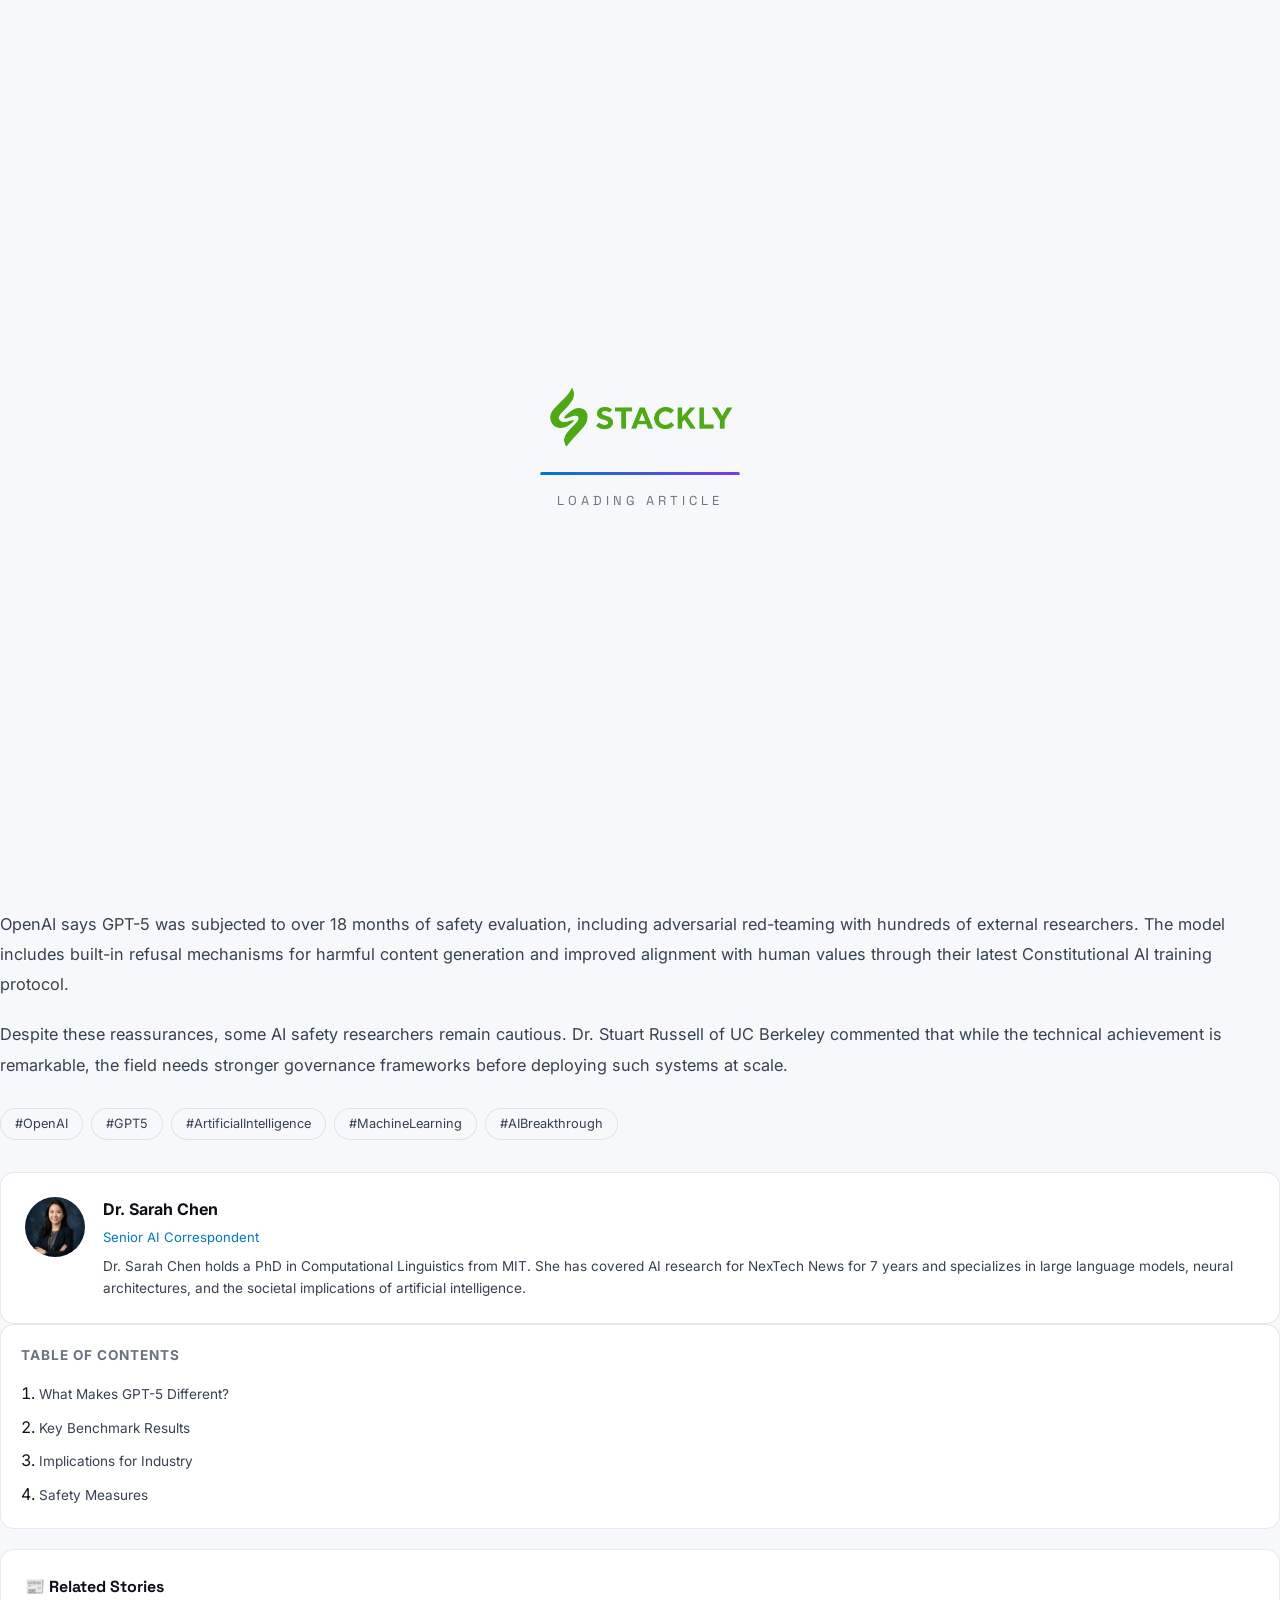
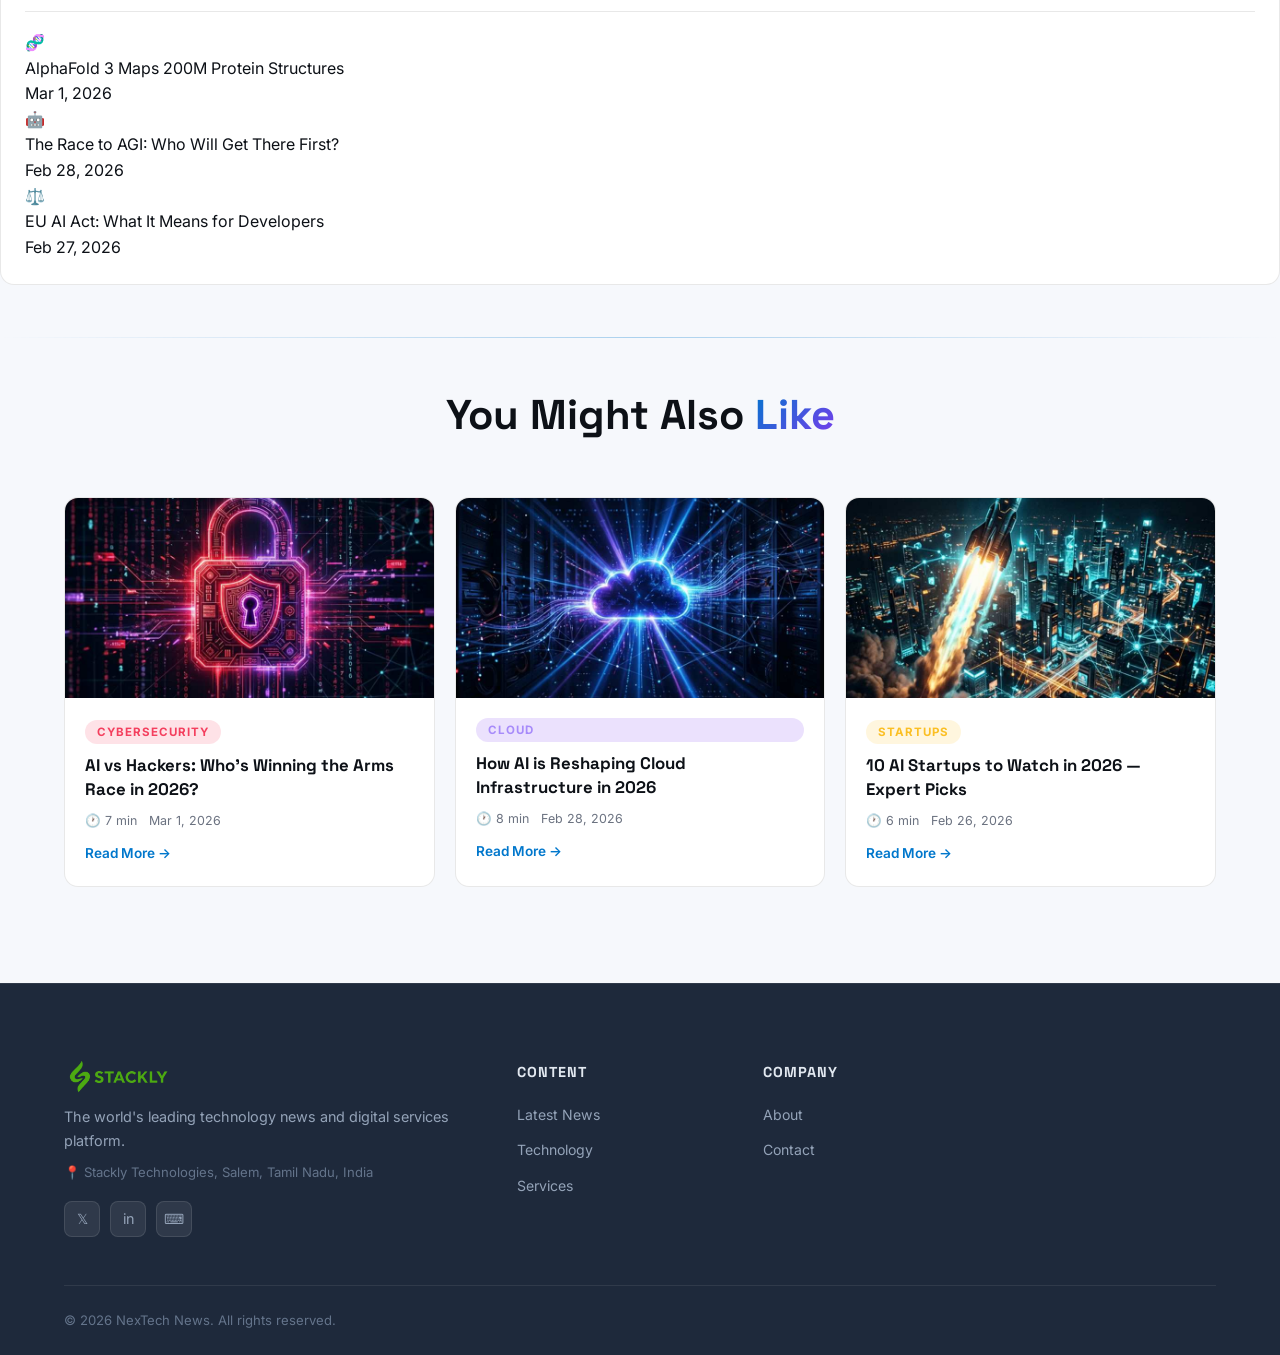
<file: article.html>
﻿<!DOCTYPE html>
<html lang="en">

<head>
    <meta charset="UTF-8" />
    <meta name="viewport" content="width=device-width, initial-scale=1.0, minimum-scale=1.0" />
    <meta name="description" content="GPT-5 Achieves Human-Level Reasoning - Read the full story on NexTech News." />
    <title>GPT-5 Achieves Human-Level Reasoning – NexTech News</title>
    <link rel="stylesheet" href="css/style.css" />
    <link rel="stylesheet" href="css/responsive.css" />
    <style>
        .article-hero {
            margin-top: var(--nav-h);
            height: clamp(240px, 40vw, 480px);
            background: linear-gradient(135deg, #0077cc, #7c3aed);
            display: flex;
            align-items: center;
            justify-content: center;
            font-size: clamp(4rem, 10vw, 9rem);
            position: relative;
            overflow: hidden;
        }

        .article-hero::after {
            content: '';
            position: absolute;
            inset: 0;
            background: linear-gradient(to bottom, transparent 60%, var(--bg-dark));
        }

        .article-layout {
            display: grid;
            gap: clamp(24px, 4vw, 48px);
            align-items: start;
        }

        .article-body {
            min-width: 0;
        }

        .article-header {
            padding: clamp(24px, 4vw, 48px) 0 24px;
            border-bottom: 1px solid var(--border2);
            margin-bottom: 28px;
        }

        .article-title {
            font-family: var(--font-display);
            font-size: clamp(1.5rem, 3.5vw, 2.4rem);
            font-weight: 800;
            line-height: 1.2;
            margin-bottom: 16px;
        }

        .article-meta {
            display: flex;
            align-items: center;
            gap: 16px;
            flex-wrap: wrap;
            font-size: 0.85rem;
            color: var(--text-muted);
            margin-bottom: 16px;
        }

        .article-meta strong {
            color: var(--text-primary);
        }

        .article-share {
            display: flex;
            align-items: center;
            gap: 10px;
        }

        .share-btn {
            padding: 7px 16px;
            border-radius: 99px;
            background: var(--bg-card);
            border: 1px solid var(--border2);
            font-size: 0.8rem;
            color: var(--text-secondary);
            cursor: pointer;
            transition: var(--transition);
        }

        .share-btn:hover {
            border-color: var(--primary);
            color: var(--primary);
        }

        .article-content p {
            font-size: 1.02rem;
            line-height: 1.85;
            color: var(--text-secondary);
            margin-bottom: 20px;
        }

        .article-content p strong {
            color: var(--text-primary);
        }

        .article-content h2 {
            font-family: var(--font-display);
            font-size: 1.4rem;
            font-weight: 700;
            color: var(--text-primary);
            margin: 32px 0 14px;
        }

        .article-content h3 {
            font-family: var(--font-display);
            font-size: 1.1rem;
            font-weight: 700;
            color: var(--text-primary);
            margin: 24px 0 12px;
        }

        .article-content blockquote {
            border-left: 3px solid var(--primary);
            padding: 12px 20px;
            background: rgba(0, 170, 255, 0.05);
            border-radius: 0 var(--radius-sm) var(--radius-sm) 0;
            margin: 20px 0;
            font-style: italic;
            color: var(--text-secondary);
            font-size: 1rem;
        }

        .article-content ul {
            padding-left: 0;
            margin-bottom: 20px;
        }

        .article-content ul li {
            display: flex;
            align-items: flex-start;
            gap: 10px;
            padding: 6px 0;
            font-size: 0.95rem;
            color: var(--text-secondary);
        }

        .article-content ul li::before {
            content: '→';
            color: var(--primary);
            font-weight: 700;
            flex-shrink: 0;
        }

        .article-tags {
            display: flex;
            gap: 8px;
            flex-wrap: wrap;
            margin: 28px 0;
        }

        .author-card {
            background: var(--bg-card);
            border: 1px solid var(--border2);
            border-radius: var(--radius);
            padding: 24px;
            display: flex;
            gap: 18px;
            align-items: flex-start;
            margin-top: 32px;
        }

        .author-avatar {
            width: 60px;
            height: 60px;
            border-radius: 50%;
            background: linear-gradient(135deg, var(--primary), var(--secondary));
            display: flex;
            align-items: center;
            justify-content: center;
            font-size: 1.6rem;
            flex-shrink: 0;
        }

        .author-name {
            font-weight: 700;
            margin-bottom: 4px;
        }

        .author-role {
            font-size: 0.82rem;
            color: var(--primary);
            margin-bottom: 8px;
        }

        .author-bio {
            font-size: 0.85rem;
            color: var(--text-secondary);
            line-height: 1.6;
        }

        .toc {
            background: var(--bg-card);
            border: 1px solid var(--border2);
            border-radius: var(--radius);
            padding: 20px;
            position: sticky;
            top: calc(var(--nav-h) + 20px);
        }

        .toc h4 {
            font-size: 0.85rem;
            font-weight: 700;
            margin-bottom: 14px;
            text-transform: uppercase;
            letter-spacing: 1px;
            color: var(--text-muted);
        }

        .toc ol {
            padding-left: 18px;
            display: flex;
            flex-direction: column;
            gap: 8px;
        }

        .toc ol li a {
            font-size: 0.85rem;
            color: var(--text-secondary);
        }

        .toc ol li a:hover {
            color: var(--primary);
        }

        .related-grid {
            display: grid;
            grid-template-columns: repeat(3, 1fr);
            gap: 20px;
        }

        @media (max-width: 768px) {
            .related-grid {
                grid-template-columns: 1fr;
            }
        }

        @media (max-width: 480px) {
            .article-share {
                flex-wrap: wrap;
                gap: 6px;
            }
        }
    </style>
</head>

<body>

    <div id="preloader">
        <img src="logo.webp" alt="NexTech" class="preloader-logo" />
        <div class="preloader-bar-wrap">
            <div class="preloader-bar"></div>










        </div>
        <p class="preloader-text">Loading Article</p>
    </div>

<!-- Navbar -->
<nav class="navbar" id="navbar">
  <a href="index.html" class="nav-logo">
    <img src="logo.webp" alt="NexTech Logo" />
  </a>
  <div class="nav-links">
    <div class="nav-dropdown" id="homeDropdown">
      <div class="nav-dropdown-trigger" id="homeDropdownTrigger">
        Home <span class="nav-dropdown-arrow">&#9660;</span>
      </div>
      <div class="nav-dropdown-menu">
        <a href="home2.html"><span class="dd-icon">&#127969;</span> Home 2</a>
      </div>
    </div>
    <a href="news.html" class="active">News</a>
    <a href="tech.html">Technology</a>
    <a href="services.html">Services</a>
    <a href="about.html">About</a>
    <a href="contact.html">Contact</a>
    <a href="login.html" class="btn-nav-login">Login</a>
  </div>
  <div class="nav-actions">
    <button class="nav-hamburger" id="hamburger" aria-label="Menu">
      <span></span><span></span><span></span>
    </button>
  </div>
</nav>
<!-- Mobile Nav -->
<div class="nav-mobile" id="mobileNav">
  <a href="index.html">&#127968; Home</a>
  <a href="home2.html" style="padding-left:28px;font-size:0.85rem;opacity:0.8">&#9492; &#127969; Home 2</a>
  <a href="news.html">&#128240; News</a>
  <a href="tech.html">&#128187; Technology</a>
  <a href="services.html">&#9881;&#65039; Services</a>
  <a href="about.html">&#128101; About</a>
  <a href="contact.html">&#9993;&#65039; Contact</a>
  <a href="login.html" class="btn-nav-login">Login</a>
</div>


<div class="article-share">
                        <span style="font-size:0.82rem;color:var(--text-muted)">Share:</span>
                        <button class="share-btn" onclick="window.location.href='404.html'; return false;">𝕏 Twitter</button>
                        <button class="share-btn" onclick="window.location.href='404.html'; return false;">in LinkedIn</button>
                        <button class="share-btn" onclick="window.location.href='404.html'; return false;">🔗 Copy Link</button>
                    </div>
                </div>

                <div class="article-content">
                    <p class="reveal"><strong>OpenAI has officially released GPT-5</strong>, the most capable language
                        model ever created by the company — and possibly by anyone in the field. In a series of
                        comprehensive benchmark evaluations conducted over six weeks, the model scored 94% on
                        human-level reasoning tasks, surpassing all previous AI systems and, in many domains, exceeding
                        the average human expert.</p>

                    <h2 class="reveal">What Makes GPT-5 Different?</h2>
                    <p class="reveal">Unlike its predecessors, GPT-5 was trained using a revolutionary new approach
                        called <strong>Recursive Self-Improvement with Causal Graph Reasoning (RSICGR)</strong>. This
                        allows the model to not just predict tokens but genuinely build causal mental models of problems
                        — a capability long considered the holy grail of AI research.</p>

                    <blockquote class="reveal">"GPT-5 isn't just better at answering questions — it's better at
                        understanding why answers are correct. That's a fundamentally different thing." — Sam Altman,
                        CEO, OpenAI</blockquote>

                    <h3 class="reveal">Key Benchmark Results</h3>
                    <ul class="reveal">
                        <li>94% on MMLU (Massive Multitask Language Understanding)</li>
                        <li>97% on ARC-AGI challenge tasks — previously considered AI-resistant</li>
                        <li>First AI to pass the Turing Test under strict double-blind conditions in all 5 domains</li>
                        <li>Medical diagnosis accuracy of 92.4%, outperforming average physicians</li>
                        <li>Legal reasoning accuracy of 89%, comparable to experienced attorneys</li>
                    </ul>

                    <h2 class="reveal">Implications for Industry</h2>
                    <p class="reveal">The release has sent shockwaves through the technology industry. Shares of
                        companies in the productivity software, customer service, and consulting sectors have seen
                        significant volatility as markets grapple with the implications of having a system capable of
                        performing complex knowledge work with near-human accuracy.</p>

                    <p class="reveal">Health systems in Singapore and the UK have already announced plans to integrate
                        GPT-5 into clinical decision support systems, while major law firms are evaluating its use for
                        contract analysis and preliminary research.</p>

                    <h2 class="reveal">Safety Measures</h2>
                    <p class="reveal">OpenAI says GPT-5 was subjected to over 18 months of safety evaluation, including
                        adversarial red-teaming with hundreds of external researchers. The model includes built-in
                        refusal mechanisms for harmful content generation and improved alignment with human values
                        through their latest Constitutional AI training protocol.</p>

                    <p class="reveal">Despite these reassurances, some AI safety researchers remain cautious. Dr. Stuart
                        Russell of UC Berkeley commented that while the technical achievement is remarkable, the field
                        needs stronger governance frameworks before deploying such systems at scale.</p>
                </div>

                <div class="article-tags reveal">
                    <span class="tag-pill">#OpenAI</span>
                    <span class="tag-pill">#GPT5</span>
                    <span class="tag-pill">#ArtificialIntelligence</span>
                    <span class="tag-pill">#MachineLearning</span>
                    <span class="tag-pill">#AIBreakthrough</span>
                </div>

                <!-- Author -->
                <div class="author-card reveal">
                    <img src="images/team-1.webp" alt="Dr. Sarah Chen" style="width:60px;height:60px;border-radius:50%;object-fit:cover;flex-shrink:0" />
                    <div>
                        <div class="author-name">Dr. Sarah Chen</div>
                        <div class="author-role">Senior AI Correspondent</div>
                        <div class="author-bio">Dr. Sarah Chen holds a PhD in Computational Linguistics from MIT. She
                            has covered AI research for NexTech News for 7 years and specializes in large language
                            models, neural architectures, and the societal implications of artificial intelligence.
                        </div>
                    </div>
                </div>
            </article>

            <!-- Sidebar -->
            <aside>
                <div class="toc reveal">
                    <h4>Table of Contents</h4>
                    <ol>
                        <li><a href="404.html">What Makes GPT-5 Different?</a></li>
                        <li><a href="404.html">Key Benchmark Results</a></li>
                        <li><a href="404.html">Implications for Industry</a></li>
                        <li><a href="404.html">Safety Measures</a></li>
                    </ol>
                </div>
                <div class="sidebar-widget reveal" style="margin-top:20px">
                    <h3>📰 Related Stories</h3>
                    <div class="article-mini">
                        <div class="article-mini-icon">🧬</div>
                        <div>
                            <a href="article.html" class="article-mini-title">AlphaFold 3 Maps 200M Protein
                                Structures</a>
                            <div class="article-mini-date">Mar 1, 2026</div>
                        </div>
                    </div>
                    <div class="article-mini">
                        <div class="article-mini-icon">🤖</div>
                        <div>
                            <a href="article.html" class="article-mini-title">The Race to AGI: Who Will Get There
                                First?</a>
                            <div class="article-mini-date">Feb 28, 2026</div>
                        </div>
                    </div>
                    <div class="article-mini">
                        <div class="article-mini-icon">⚖️</div>
                        <div>
                            <a href="article.html" class="article-mini-title">EU AI Act: What It Means for
                                Developers</a>
                            <div class="article-mini-date">Feb 27, 2026</div>
                        </div>
                    </div>
                </div>
            </aside>
        </div>
    </section>

    <div class="divider"></div>

    <!-- Related Articles -->
    


<section class="section" style="padding-top:0">
        <div class="section-header reveal">
            <h2 class="section-title">You Might Also <span>Like</span></h2>
        </div>
        <div class="related-grid">
            <article class="card reveal">
                <div class="card-img-wrap">
                    <img src="images/security-article.webp" alt="Security Article" class="card-img" />
                </div>
                <div class="card-body">
                    <span class="card-tag tag-security">Cybersecurity</span>
                    <h3 class="card-title">AI vs Hackers: Who's Winning the Arms Race in 2026?</h3>
                    <div class="card-meta"><span>🕐 7 min</span><span>Mar 1, 2026</span></div>
                    <a href="article.html" class="card-read-more">Read More →</a>
                </div>
            </article>
            <article class="card reveal">
                <div class="card-img-wrap">
                    <img src="images/cloud-article.webp" alt="Cloud Article" class="card-img" />
                </div>
                <div class="card-body">
                    <span class="card-tag tag-cloud">Cloud</span>
                    <h3 class="card-title">How AI is Reshaping Cloud Infrastructure in 2026</h3>
                    <div class="card-meta"><span>🕐 8 min</span><span>Feb 28, 2026</span></div>
                    <a href="article.html" class="card-read-more">Read More →</a>
                </div>
            </article>
            <article class="card reveal">
                <div class="card-img-wrap">
                    <img src="images/startups-article.webp" alt="Startups Article" class="card-img" />
                </div>
                <div class="card-body">
                    <span class="card-tag tag-startups">Startups</span>
                    <h3 class="card-title">10 AI Startups to Watch in 2026 — Expert Picks</h3>
                    <div class="card-meta"><span>🕐 6 min</span><span>Feb 26, 2026</span></div>
                    <a href="article.html" class="card-read-more">Read More →</a>
                </div>
            </article>
        </div>
    </section>

    


<footer class="footer">
        <div class="footer-top">
            <div class="footer-brand">
                <a href="index.html" class="nav-logo"><img src="logo.webp" alt="NexTech"
                        style="height:32px;width:auto;object-fit:contain" /></a>
                <p>The world's leading technology news and digital services platform.</p>
                <div class="footer-location">&#128205; Stackly Technologies, Salem, Tamil Nadu, India</div>
                <div class="footer-social"><a href="404.html" class="social-icon">𝕏</a><a href="404.html"
                        class="social-icon">in</a><a href="404.html" class="social-icon">⌨</a></div>
            </div>
            <div class="footer-col">
                <h4>Content</h4>
                <ul>
                    <li><a href="news.html">Latest News</a></li>
                    <li><a href="tech.html">Technology</a></li>
                    <li><a href="services.html">Services</a></li>
                </ul>
            </div>
            <div class="footer-col">
                <h4>Company</h4>
                <ul>
                    <li><a href="about.html">About</a></li>
                    <li><a href="contact.html">Contact</a></li>
                </ul>
            </div>
        </div>
        <div class="footer-bottom">
            <p>© 2026 NexTech News. All rights reserved.</p>
        </div>
    </footer>

    <button id="scrollTop" aria-label="Scroll to top">↑</button>
    <script src="js/main.js"></script>
    <script>
        document.querySelectorAll('.share-btn').forEach(btn => {
            btn.addEventListener('click', () => {
                const orig = btn.textContent;
                btn.textContent = '✓ Copied!';
                btn.style.borderColor = 'var(--accent2)';
                btn.style.color = 'var(--accent2)';
                setTimeout(() => { btn.textContent = orig; btn.style.borderColor = ''; btn.style.color = ''; }, 2000);
            });
        });
    </script>
</body>

</html>
</file>
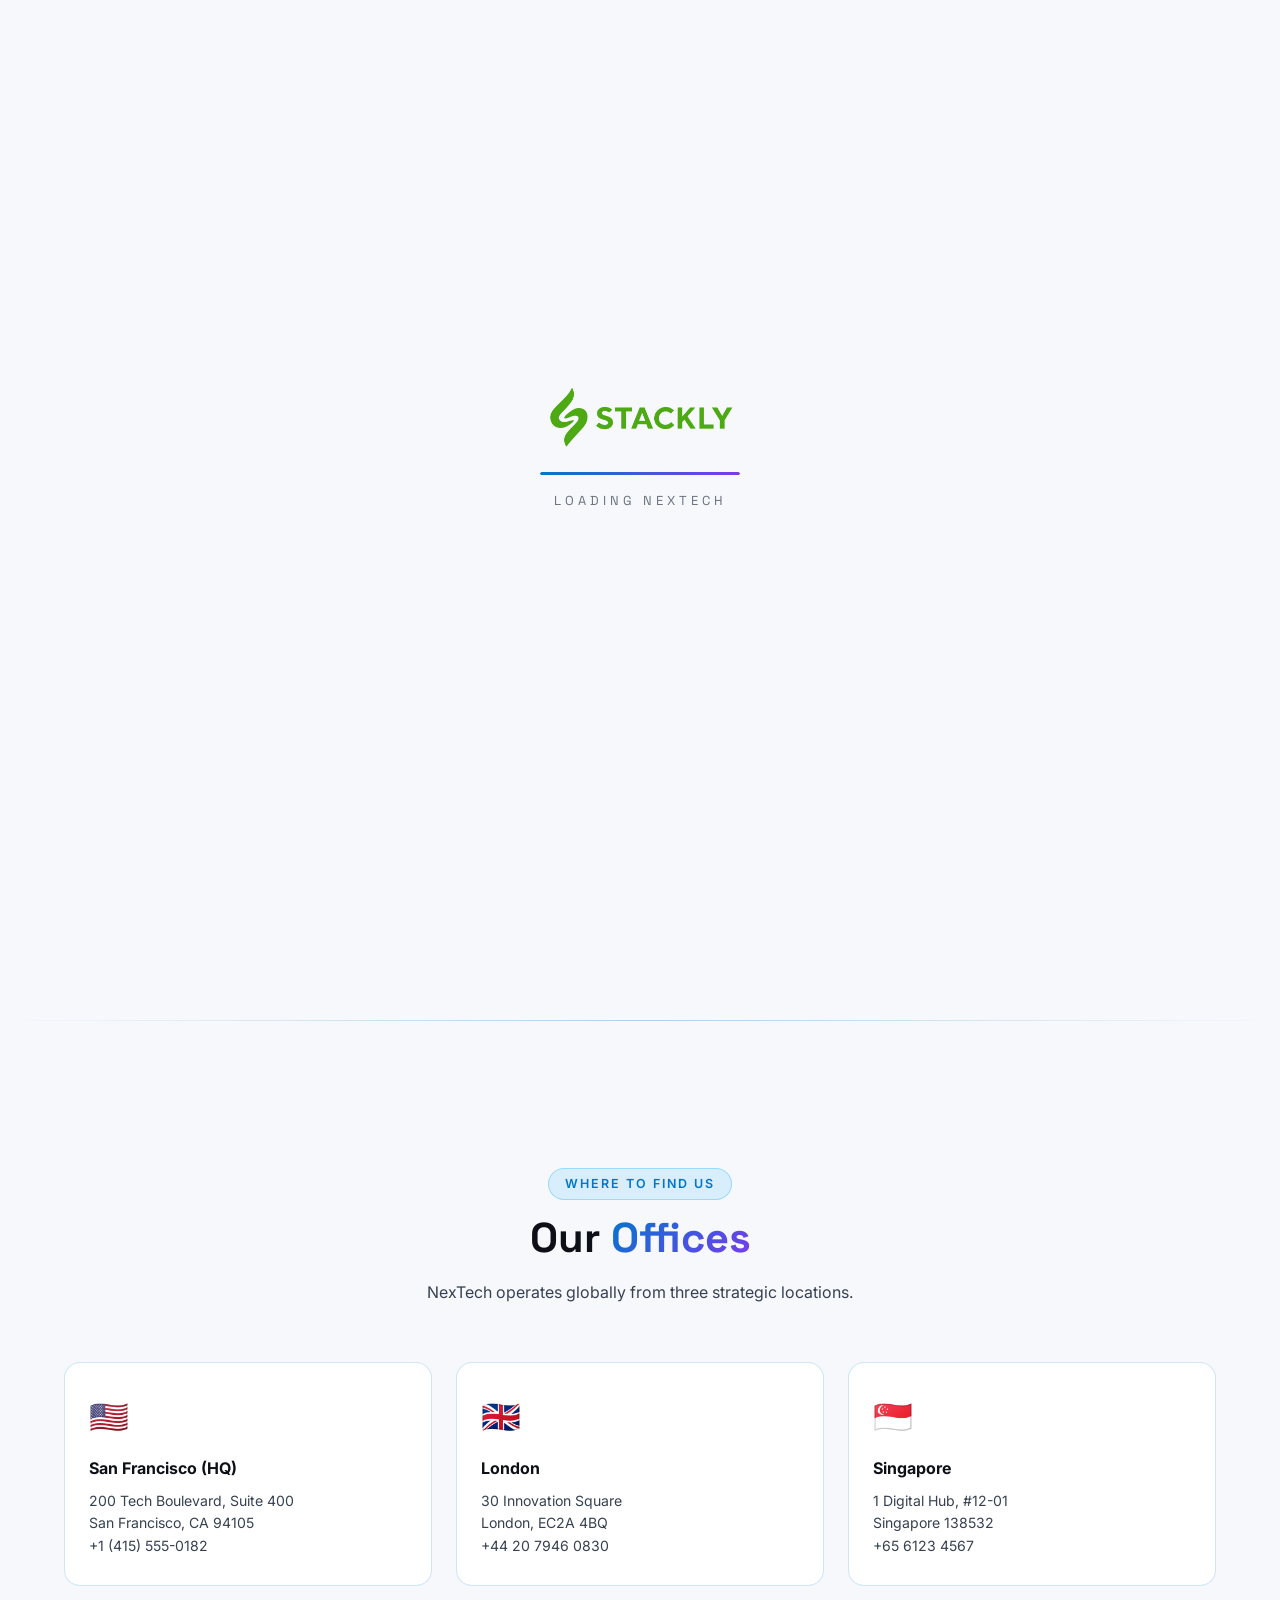
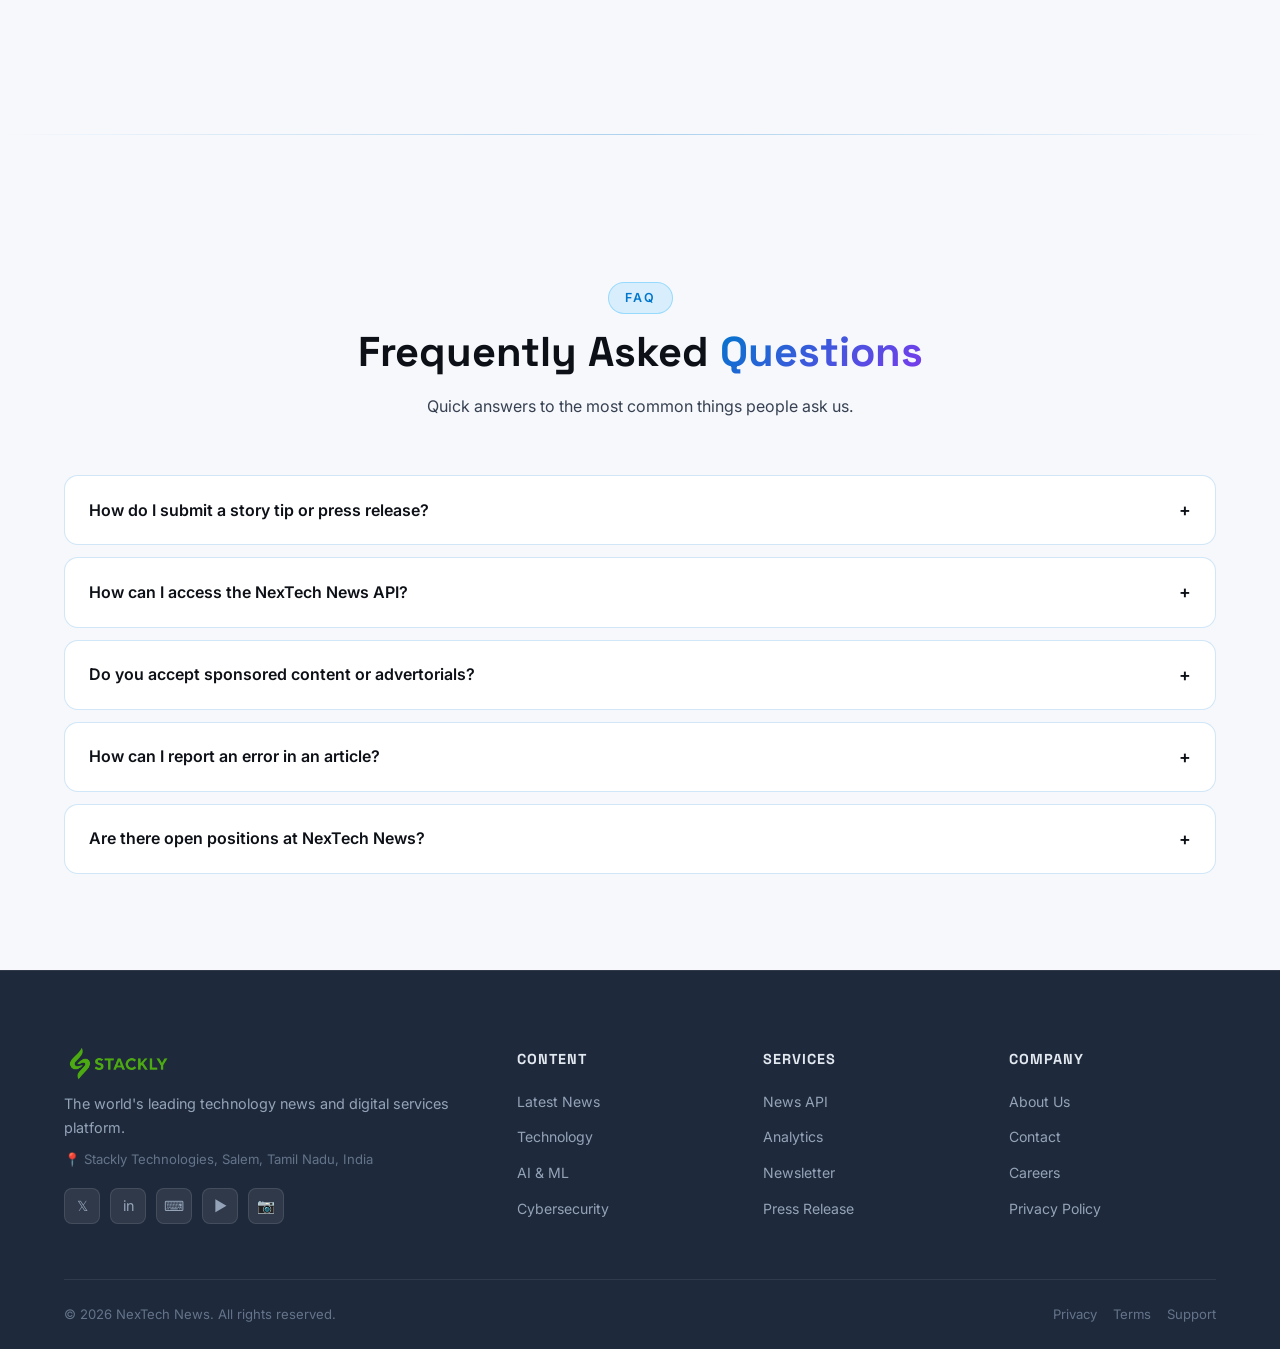
<file: contact.html>
<!DOCTYPE html>
<html lang="en">

<head>
    <meta charset="UTF-8" />
    <meta name="viewport" content="width=device-width, initial-scale=1.0, minimum-scale=1.0" />
    <meta name="description"
        content="Contact NexTech News - Reach our team, report a story tip, or explore partnership opportunities." />
    <title>Contact Us - NexTech News</title>
    <link rel="stylesheet" href="css/style.css" />
    <link rel="stylesheet" href="css/responsive.css" />
    <style>
        .contact-hero {
            padding: 140px 20px 80px;
            text-align: center;
            background: linear-gradient(135deg, rgba(0, 119, 204, .1), rgba(124, 58, 237, .1));
            position: relative;
            overflow: hidden
        }

        .contact-hero::before {
            content: '';
            position: absolute;
            inset: 0;
            background: radial-gradient(ellipse 60% 60% at 50% 0%, rgba(0, 119, 204, .12), transparent);
            pointer-events: none
        }

        .contact-hero-tag {
            display: inline-block;
            background: var(--gradient-primary);
            -webkit-background-clip: text;
            -webkit-text-fill-color: transparent;
            background-clip: text;
            font-size: .85rem;
            font-weight: 700;
            letter-spacing: 2px;
            text-transform: uppercase;
            margin-bottom: 16px
        }

        .contact-hero h1 {
            font-size: clamp(2rem, 5vw, 3.5rem);
            font-weight: 800;
            color: var(--text-primary);
            line-height: 1.15;
            margin: 0 auto 20px;
            max-width: 680px
        }

        .contact-hero p {
            font-size: 1.1rem;
            color: var(--text-secondary);
            max-width: 560px;
            margin: 0 auto;
            line-height: 1.8
        }

        .contact-layout {
            display: grid;
            grid-template-columns: 1fr 1.5fr;
            gap: 40px;
            margin-top: 0;
            align-items: start
        }

        @media(max-width:768px) {
            .contact-layout {
                grid-template-columns: 1fr
            }
        }

        .contact-info-card {
            background: var(--card-bg);
            border: 1px solid var(--border);
            border-radius: 20px;
            padding: 36px 28px
        }

        .contact-info-card h3 {
            font-size: 1.3rem;
            font-weight: 700;
            color: var(--text-primary);
            margin-bottom: 8px
        }

        .contact-info-card>p {
            color: var(--text-secondary);
            line-height: 1.7;
            margin-bottom: 32px;
            font-size: .95rem
        }

        .contact-item {
            display: flex;
            gap: 16px;
            align-items: flex-start;
            margin-bottom: 24px
        }

        .contact-item-icon {
            width: 44px;
            height: 44px;
            border-radius: 12px;
            background: linear-gradient(135deg, rgba(0, 119, 204, .15), rgba(124, 58, 237, .15));
            border: 1px solid var(--border);
            display: flex;
            align-items: center;
            justify-content: center;
            font-size: 1.2rem;
            flex-shrink: 0
        }

        .contact-item-text h4 {
            font-size: .9rem;
            font-weight: 700;
            color: var(--text-primary);
            margin-bottom: 4px
        }

        .contact-item-text p {
            font-size: .88rem;
            color: var(--text-secondary);
            line-height: 1.5
        }

        .contact-item-text a {
            color: var(--accent);
            text-decoration: none;
            font-size: .88rem
        }

        .contact-item-text a:hover {
            text-decoration: underline
        }

        .contact-social {
            display: flex;
            gap: 10px;
            margin-top: 28px;
            flex-wrap: wrap
        }

        .contact-social a {
            padding: 10px 18px;
            border-radius: 10px;
            background: var(--bg-secondary);
            border: 1px solid var(--border);
            color: var(--text-secondary);
            text-decoration: none;
            font-size: .85rem;
            font-weight: 600;
            transition: all .3s;
            display: flex;
            align-items: center;
            gap: 6px
        }

        .contact-social a:hover {
            background: var(--gradient-primary);
            color: #fff;
            border-color: transparent
        }

        .contact-form-card {
            background: var(--card-bg);
            border: 1px solid var(--border);
            border-radius: 20px;
            padding: 36px 32px
        }

        .contact-form-card h3 {
            font-size: 1.3rem;
            font-weight: 700;
            color: var(--text-primary);
            margin-bottom: 8px
        }

        .contact-form-card>p {
            color: var(--text-secondary);
            line-height: 1.7;
            margin-bottom: 28px;
            font-size: .95rem
        }

        .form-row {
            display: grid;
            grid-template-columns: 1fr 1fr;
            gap: 16px
        }

        @media(max-width:540px) {
            .form-row {
                grid-template-columns: 1fr
            }
        }

        .form-group {
            margin-bottom: 20px
        }

        .form-group label {
            display: block;
            font-size: .85rem;
            font-weight: 600;
            color: var(--text-secondary);
            margin-bottom: 8px;
            letter-spacing: .3px
        }

        .form-group input,
        .form-group textarea,
        .form-group select {
            width: 100%;
            background: var(--bg-secondary);
            border: 1px solid var(--border);
            border-radius: 10px;
            padding: 12px 16px;
            color: var(--text-primary);
            font-family: inherit;
            font-size: .95rem;
            transition: border-color .3s, box-shadow .3s;
            outline: none;
            box-sizing: border-box
        }

        .form-group input:focus,
        .form-group textarea:focus,
        .form-group select:focus {
            border-color: var(--accent);
            box-shadow: 0 0 0 3px rgba(0, 119, 204, .15)
        }

        .form-group textarea {
            resize: vertical;
            min-height: 130px;
            line-height: 1.6
        }

        .form-group select option {
            background: var(--bg-primary);
            color: var(--text-primary)
        }

        .form-submit-row {
            display: flex;
            align-items: center;
            gap: 16px;
            flex-wrap: wrap;
            margin-top: 8px
        }

        .form-note {
            font-size: .82rem;
            color: var(--text-muted);
            flex: 1
        }

        #contactSuccess {
            display: none;
            background: rgba(16, 185, 129, .12);
            border: 1px solid rgba(16, 185, 129, .3);
            border-radius: 12px;
            padding: 16px 20px;
            color: #10b981;
            font-weight: 600;
            margin-top: 16px;
            text-align: center
        }

        .offices-grid {
            display: grid;
            grid-template-columns: repeat(auto-fit, minmax(240px, 1fr));
            gap: 24px;
            margin-top: 48px
        }

        .office-card {
            background: var(--card-bg);
            border: 1px solid var(--border);
            border-radius: 16px;
            padding: 28px 24px;
            transition: transform .3s
        }

        .office-card:hover {
            transform: translateY(-4px)
        }

        .office-flag {
            font-size: 2rem;
            margin-bottom: 14px
        }

        .office-card h4 {
            font-size: 1rem;
            font-weight: 700;
            color: var(--text-primary);
            margin-bottom: 8px
        }

        .office-card p {
            font-size: .88rem;
            color: var(--text-secondary);
            line-height: 1.6
        }

        .faq-list {
            margin-top: 48px;
            display: flex;
            flex-direction: column;
            gap: 12px
        }

        .faq-item {
            background: var(--card-bg);
            border: 1px solid var(--border);
            border-radius: 14px;
            overflow: hidden
        }

        .faq-q {
            display: flex;
            justify-content: space-between;
            align-items: center;
            padding: 20px 24px;
            cursor: pointer;
            font-weight: 600;
            color: var(--text-primary);
            transition: color .2s
        }

        .faq-q:hover {
            color: var(--accent)
        }

        .faq-icon {
            font-size: 1.1rem;
            transition: transform .3s;
            flex-shrink: 0
        }

        .faq-a {
            max-height: 0;
            overflow: hidden;
            transition: max-height .4s ease, padding .4s
        }

        .faq-a p {
            padding: 0 24px 20px;
            color: var(--text-secondary);
            line-height: 1.7;
            font-size: .93rem
        }

        .faq-item.open .faq-icon {
            transform: rotate(45deg)
        }

        .faq-item.open .faq-a {
            max-height: 300px
        }
    </style>
</head>

<body>

    <div id="preloader">
        <img src="logo.webp" alt="NexTech" class="preloader-logo" />
        <div class="preloader-bar-wrap">
            <div class="preloader-bar"></div>










        </div>
        <p class="preloader-text">Loading NexTech</p>
    </div>

<!-- Navbar -->
<nav class="navbar" id="navbar">
  <a href="index.html" class="nav-logo">
    <img src="logo.webp" alt="NexTech Logo" />
  </a>
  <div class="nav-links">
    <div class="nav-dropdown" id="homeDropdown">
      <div class="nav-dropdown-trigger" id="homeDropdownTrigger">
        Home <span class="nav-dropdown-arrow">&#9660;</span>
      </div>
      <div class="nav-dropdown-menu">
        <a href="home2.html"><span class="dd-icon">&#127969;</span> Home 2</a>
      </div>
    </div>
    <a href="news.html">News</a>
    <a href="tech.html">Technology</a>
    <a href="services.html">Services</a>
    <a href="about.html">About</a>
    <a href="contact.html" class="active">Contact</a>
    <a href="login.html" class="btn-nav-login">Login</a>
  </div>
  <div class="nav-actions">
    <button class="nav-hamburger" id="hamburger" aria-label="Menu">
      <span></span><span></span><span></span>
    </button>
  </div>
</nav>
<!-- Mobile Nav -->
<div class="nav-mobile" id="mobileNav">
  <a href="index.html">&#127968; Home</a>
  <a href="home2.html" style="padding-left:28px;font-size:0.85rem;opacity:0.8">&#9492; &#127969; Home 2</a>
  <a href="news.html">&#128240; News</a>
  <a href="tech.html">&#128187; Technology</a>
  <a href="services.html">&#9881;&#65039; Services</a>
  <a href="about.html">&#128101; About</a>
  <a href="contact.html">&#9993;&#65039; Contact</a>
  <a href="login.html" class="btn-nav-login">Login</a>
</div>


<h1>We'd Love to <span class="gradient-text">Hear From You</span></h1>
        <p>Have a story tip, a partnership proposal, or just want to say hello? Our team is ready to connect with you.
        </p>
    </section>

    


<section class="section">
        <div class="contact-layout">
            


<!-- Contact Info -->
            <div class="contact-info-card reveal">
                <h3>Contact Information</h3>
                <p>Reach out through any channel that works best for you. We aim to respond within 24 hours.</p>

                <div class="contact-item">
                    <div class="contact-item-icon">✉️</div>
                    <div class="contact-item-text">
                        <h4>General Enquiries</h4>
                        <a href="mailto:hello@nextech.news">hello@nextech.news</a>
                    </div>
                </div>
                <div class="contact-item">
                    <div class="contact-item-icon">📰</div>
                    <div class="contact-item-text">
                        <h4>Editorial &amp; Story Tips</h4>
                        <a href="mailto:tips@nextech.news">tips@nextech.news</a>
                    </div>
                </div>
                <div class="contact-item">
                    <div class="contact-item-icon">🤝</div>
                    <div class="contact-item-text">
                        <h4>Partnerships &amp; Advertising</h4>
                        <a href="mailto:partners@nextech.news">partners@nextech.news</a>
                    </div>
                </div>
                <div class="contact-item">
                    <div class="contact-item-icon">🛠️</div>
                    <div class="contact-item-text">
                        <h4>API &amp; Developer Support</h4>
                        <a href="mailto:api@nextech.news">api@nextech.news</a>
                    </div>
                </div>
                <div class="contact-item">
                    <div class="contact-item-icon">📍</div>
                    <div class="contact-item-text">
                        <h4>Headquarters</h4>
                        <p>200 Tech Boulevard, Suite 400<br />San Francisco, CA 94105, USA</p>
                    </div>
                </div>

                <div class="contact-social">
                    <a href="404.html">𝕏 Twitter</a>
                    <a href="404.html">in LinkedIn</a>
                    <a href="404.html">⌨ GitHub</a>
                    <a href="404.html">📷 Instagram</a>
                </div>
            </div>

            


<!-- Contact Form -->
            <div class="contact-form-card reveal">
                <h3>Send Us a Message</h3>
                <p>Fill in the form below and our team will get back to you as soon as possible.</p>

                <form id="contactForm" novalidate>
                    <div class="form-row">
                        <div class="form-group">
                            <label for="contactName">Full Name *</label>
                            <input type="text" id="contactName" placeholder="Jane Smith" required />
                        </div>
                        <div class="form-group">
                            <label for="contactEmail">Email Address *</label>
                            <input type="email" id="contactEmail" placeholder="jane@example.com" required />
                        </div>
                    </div>
                    <div class="form-group">
                        <label for="contactSubject">Subject *</label>
                        <input type="text" id="contactSubject" placeholder="What's this about?" required />
                    </div>
                    <div class="form-group">
                        <label for="contactType">Enquiry Type</label>
                        <select id="contactType" required>
                            <option value="">Select a category…</option>
                            <option>Story Tip / Press Release</option>
                            <option>Partnership / Advertising</option>
                            <option>API &amp; Developer Support</option>
                            <option>Editorial Feedback</option>
                            <option>Careers</option>
                            <option>General Question</option>
                        </select>
                    </div>
                    <div class="form-group">
                        <label for="contactMsg">Your Message *</label>
                        <textarea id="contactMsg" placeholder="Tell us more…" required></textarea>
                    </div>
                    <div class="form-submit-row">
                        <button type="submit" class="btn btn-primary" id="submitBtn">Send Message 🚀</button>
                        <span class="form-note">We respond within 24 hours on business days.</span>
                    </div>
                    <div id="contactSuccess">✅ Thanks! Your message has been sent. We'll be in touch soon.</div>
                </form>
            </div>
        </div>
    </section>

    <div class="divider"></div>

    <!-- Offices -->
    


<section class="section">
        <div class="section-header reveal">
            <span class="section-tag">Where to Find Us</span>
            <h2 class="section-title">Our <span>Offices</span></h2>
            <p class="section-desc">NexTech operates globally from three strategic locations.</p>
        </div>
        <div class="offices-grid">
            <div class="office-card reveal">
                <div class="office-flag">🇺🇸</div>
                <h4>San Francisco (HQ)</h4>
                <p>200 Tech Boulevard, Suite 400<br />San Francisco, CA 94105<br />+1 (415) 555-0182</p>
            </div>
            <div class="office-card reveal">
                <div class="office-flag">🇬🇧</div>
                <h4>London</h4>
                <p>30 Innovation Square<br />London, EC2A 4BQ<br />+44 20 7946 0830</p>
            </div>
            <div class="office-card reveal">
                <div class="office-flag">🇸🇬</div>
                <h4>Singapore</h4>
                <p>1 Digital Hub, #12-01<br />Singapore 138532<br />+65 6123 4567</p>
            </div>
        </div>
    </section>

    <div class="divider"></div>

    <!-- FAQ -->
    


<section class="section">
        <div class="section-header reveal">
            <span class="section-tag">FAQ</span>
            <h2 class="section-title">Frequently Asked <span>Questions</span></h2>
            <p class="section-desc">Quick answers to the most common things people ask us.</p>
        </div>
        <div class="faq-list reveal">
            <div class="faq-item">
                <div class="faq-q">How do I submit a story tip or press release? <span class="faq-icon">+</span></div>
                <div class="faq-a">
                    <p>Email our editorial team at tips@nextech.news with a brief summary and any supporting links or
                        documents. We review all submissions within 48 hours and our editors will reach out if we decide
                        to pursue the story.</p>
                </div>
            </div>
            <div class="faq-item">
                <div class="faq-q">How can I access the NexTech News API? <span class="faq-icon">+</span></div>
                <div class="faq-a">
                    <p>Head to our <a href="services.html" style="color:var(--accent)">Services page</a> to learn about
                        our API plans. You can sign up for a free developer tier to get started. For enterprise
                        licensing, contact api@nextech.news with your use case.</p>
                </div>
            </div>
            <div class="faq-item">
                <div class="faq-q">Do you accept sponsored content or advertorials? <span class="faq-icon">+</span>
                </div>
                <div class="faq-a">
                    <p>We maintain strict editorial independence. We do not publish advertorials or sponsored content
                        within our news feed. For brand partnerships and display advertising, contact
                        partners@nextech.news for our media kit.</p>
                </div>
            </div>
            <div class="faq-item">
                <div class="faq-q">How can I report an error in an article? <span class="faq-icon">+</span></div>
                <div class="faq-a">
                    <p>We take accuracy seriously. Email hello@nextech.news with the article URL and a description of
                        the error. Our editorial team will investigate and issue a correction within 24 hours if
                        warranted.</p>
                </div>
            </div>
            <div class="faq-item">
                <div class="faq-q">Are there open positions at NexTech News? <span class="faq-icon">+</span></div>
                <div class="faq-a">
                    <p>Yes! We're growing fast. While our formal careers page is coming soon, you can email
                        hello@nextech.news with your CV and the role you're interested in — we review all applications.
                    </p>
                </div>
            </div>
        </div>
    </section>

    


<!-- Footer -->
    


<footer class="footer">
        <div class="footer-top">
            <div class="footer-brand">
                <a href="index.html" class="nav-logo" style="margin-bottom:0">
                    <img src="logo.webp" alt="NexTech" style="height:32px;width:auto;object-fit:contain" />
                </a>
                <p>The world's leading technology news and digital services platform.</p>
                <div class="footer-location">&#128205; Stackly Technologies, Salem, Tamil Nadu, India</div>
                <div class="footer-social">
                    <a href="404.html" class="social-icon">𝕏</a>
                    <a href="404.html" class="social-icon">in</a>
                    <a href="404.html" class="social-icon">⌨</a>
                    <a href="404.html" class="social-icon">▶</a>
                    <a href="404.html" class="social-icon">📷</a>
                </div>
            </div>
            <div class="footer-col">
                <h4>Content</h4>
                <ul>
                    <li><a href="news.html">Latest News</a></li>
                    <li><a href="tech.html">Technology</a></li>
                    <li><a href="article.html">AI &amp; ML</a></li>
                    <li><a href="news.html">Cybersecurity</a></li>
                </ul>
            </div>
            <div class="footer-col">
                <h4>Services</h4>
                <ul>
                    <li><a href="services.html">News API</a></li>
                    <li><a href="services.html">Analytics</a></li>
                    <li><a href="services.html">Newsletter</a></li>
                    <li><a href="services.html">Press Release</a></li>
                </ul>
            </div>
            <div class="footer-col">
                <h4>Company</h4>
                <ul>
                    <li><a href="about.html">About Us</a></li>
                    <li><a href="contact.html">Contact</a></li>
                    <li><a href="404.html">Careers</a></li>
                    <li><a href="404.html">Privacy Policy</a></li>
                </ul>
            </div>
        </div>
        <div class="footer-bottom">
            <p>© 2026 NexTech News. All rights reserved.</p>
            <div style="display:flex;gap:16px"><a href="404.html">Privacy</a><a href="404.html">Terms</a><a
                    href="contact.html">Support</a></div>
        </div>
    </footer>

    <button id="scrollTop" aria-label="Scroll to top">↑</button>
    <script src="js/main.js"></script>
    <script>
        // Contact Form
        const form = document.getElementById('contactForm');
        if (form) {
            form.addEventListener('submit', function (e) {
                e.preventDefault();
                const name = document.getElementById('contactName').value.trim();
                const email = document.getElementById('contactEmail').value.trim();
                const subject = document.getElementById('contactSubject').value.trim();
                const msg = document.getElementById('contactMsg').value.trim();
                if (!name || !email || !subject || !msg) {
                    alert('Please fill in all required fields.');
                    return;
                }
                if (!/^[^\s@]+@[^\s@]+\.[^\s@]+$/.test(email)) {
                    alert('Please enter a valid email address.');
                    return;
                }
                const btn = document.getElementById('submitBtn');
                btn.textContent = 'Sending…';
                btn.disabled = true;
                setTimeout(function () {
                    window.location.href = '404.html';
                }, 1200);
            });
        }
        // FAQ accordion
        document.querySelectorAll('.faq-q').forEach(function (q) {
            q.addEventListener('click', function () {
                const item = this.closest('.faq-item');
                const wasOpen = item.classList.contains('open');
                document.querySelectorAll('.faq-item').forEach(function (i) { i.classList.remove('open'); });
                if (!wasOpen) item.classList.add('open');
            });
        });
    </script>
</body>

</html>
</file>
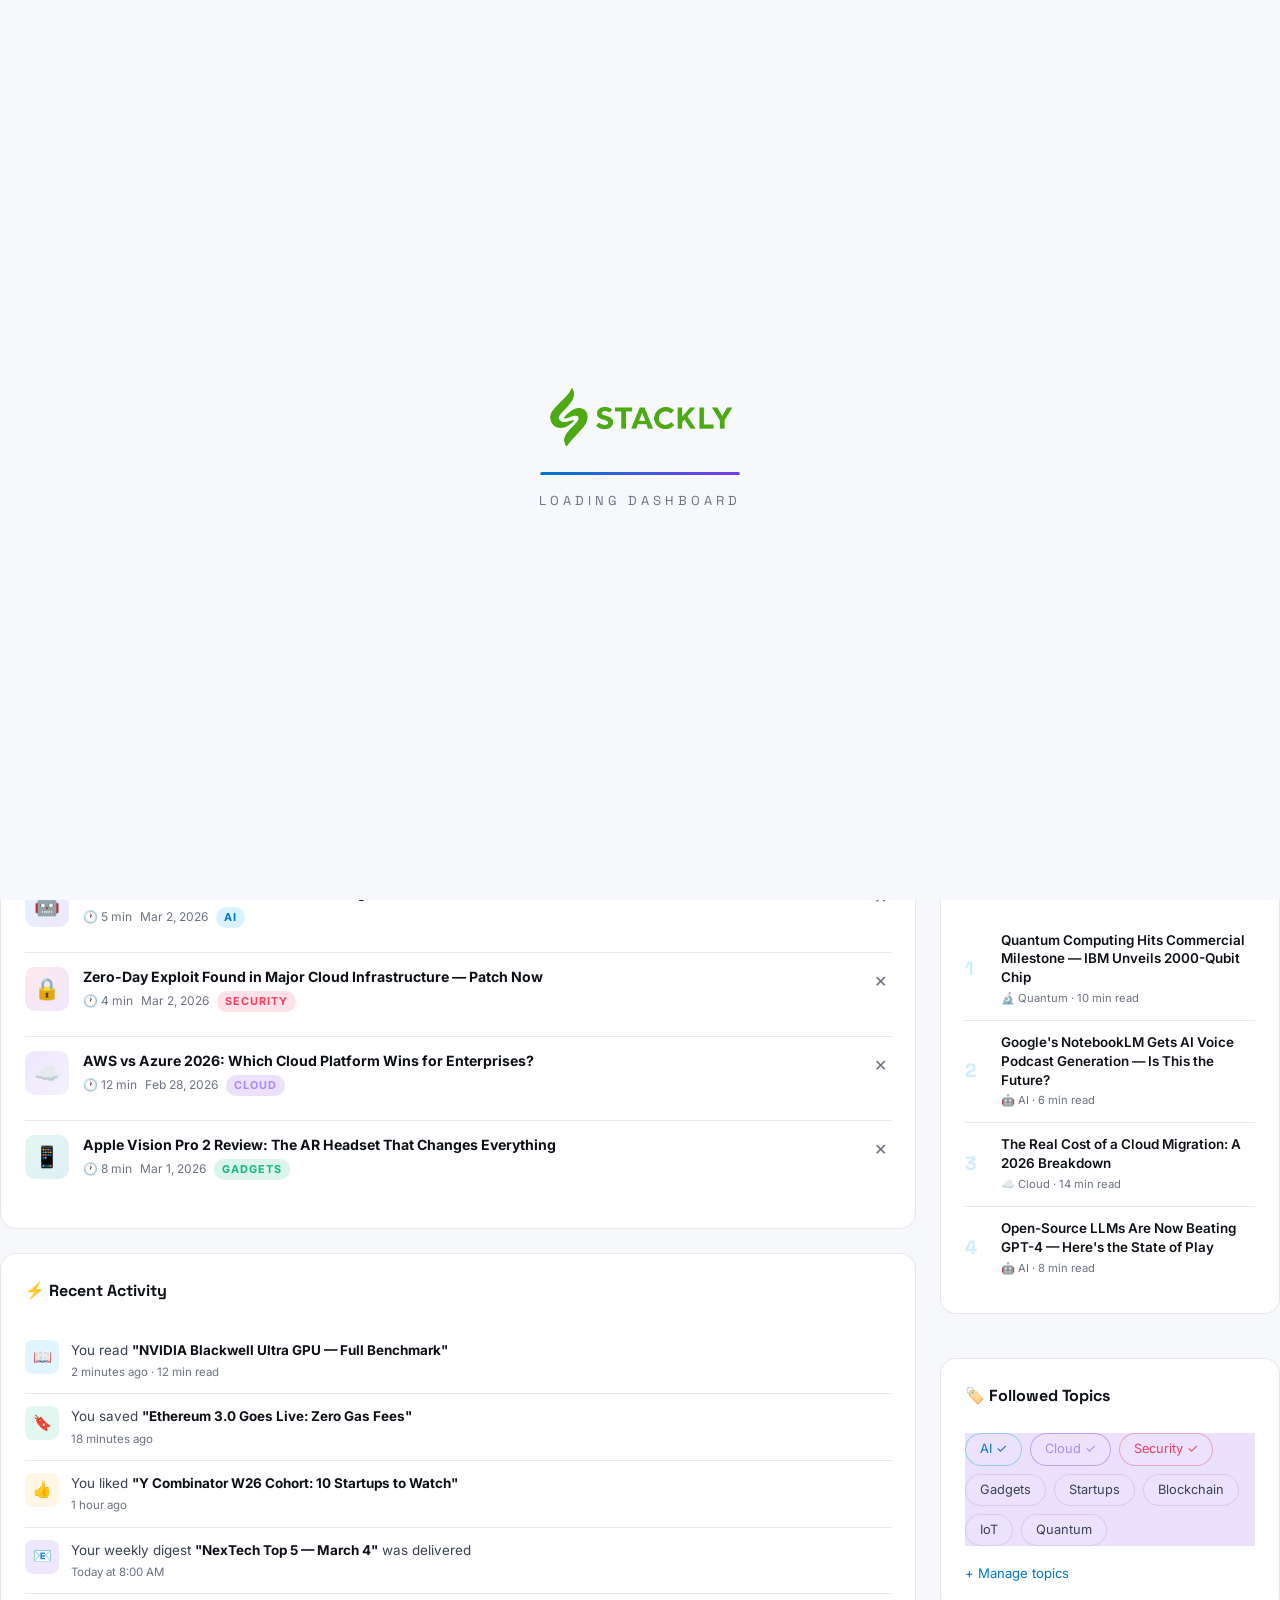
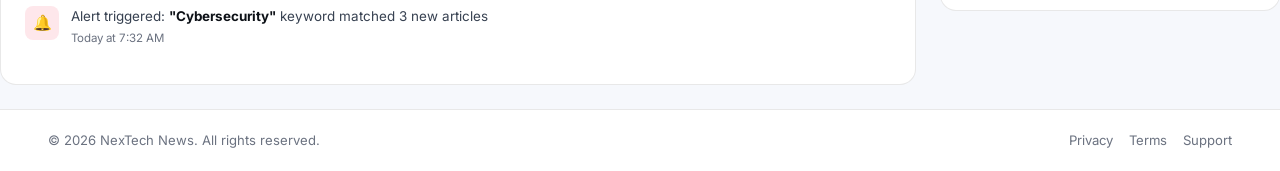
<file: dashboard.html>
﻿<!DOCTYPE html>
<html lang="en">

<head>
    <meta charset="UTF-8" />
    <meta name="viewport" content="width=device-width, initial-scale=1.0, minimum-scale=1.0" />
    <meta name="description"
        content="NexTech News Dashboard – Your personal reading stats, saved articles, trending topics and analytics." />
    <title>Dashboard – NexTech News</title>
    <link rel="stylesheet" href="css/style.css" />
    <link rel="stylesheet" href="css/responsive.css" />
    <style>
        .dash-page {
            padding: calc(var(--nav-h) + 32px) clamp(16px, 4vw, 48px) 60px;
            max-width: 1300px;
            margin: 0 auto;
        }

        /* Header */
        .dash-header {
            display: flex;
            justify-content: space-between;
            align-items: center;
            flex-wrap: wrap;
            gap: 16px;
            margin-bottom: 36px;
        }

        .dash-greeting h1 {
            font-size: clamp(1.4rem, 3vw, 2rem);
            font-weight: 800;
            color: var(--text-primary);
            margin-bottom: 4px;
        }

        .dash-greeting p {
            font-size: 0.9rem;
            color: var(--text-secondary);
        }

        .dash-header-actions {
            display: flex;
            gap: 10px;
        }

        /* KPI Cards */
        .kpi-grid {
            display: grid;
            grid-template-columns: repeat(4, 1fr);
            gap: 20px;
            margin-bottom: 32px;
        }

        .kpi-card {
            background: var(--bg-card);
            border: 1px solid var(--border2);
            border-radius: 16px;
            padding: 22px 20px;
            position: relative;
            overflow: hidden;
            transition: var(--transition);
        }

        .kpi-card:hover {
            border-color: var(--border);
            transform: translateY(-3px);
            box-shadow: var(--shadow-glow);
        }

        .kpi-card::before {
            content: '';
            position: absolute;
            top: 0;
            left: 0;
            right: 0;
            height: 3px;
            border-radius: 16px 16px 0 0;
        }

        .kpi-card.blue::before {
            background: linear-gradient(90deg, var(--primary), var(--secondary));
        }

        .kpi-card.red::before {
            background: linear-gradient(90deg, var(--accent), #f97316);
        }

        .kpi-card.green::before {
            background: linear-gradient(90deg, #10b981, #059669);
        }

        .kpi-card.purple::before {
            background: linear-gradient(90deg, #7c3aed, #a78bfa);
        }

        .kpi-icon {
            font-size: 1.6rem;
            margin-bottom: 12px;
            display: block;
        }

        .kpi-val {
            font-family: var(--font-display);
            font-size: 2rem;
            font-weight: 900;
            color: var(--text-primary);
            line-height: 1;
            margin-bottom: 4px;
        }

        .kpi-label {
            font-size: 0.82rem;
            color: var(--text-secondary);
            margin-bottom: 10px;
        }

        .kpi-delta {
            font-size: 0.78rem;
            font-weight: 700;
            display: inline-flex;
            align-items: center;
            gap: 4px;
            padding: 3px 8px;
            border-radius: 99px;
        }

        .kpi-delta.up {
            background: rgba(16, 185, 129, .12);
            color: #10b981;
        }

        .kpi-delta.down {
            background: rgba(244, 63, 94, .12);
            color: var(--accent);
        }

        /* Dashboard grid */
        .dash-main {
            display: grid;
            grid-template-columns: 1fr 340px;
            gap: 24px;
            align-items: start;
        }

        /* Chart bar */
        .chart-card {
            background: var(--bg-card);
            border: 1px solid var(--border2);
            border-radius: 16px;
            padding: 24px;
            margin-bottom: 24px;
        }

        .chart-card-header {
            display: flex;
            justify-content: space-between;
            align-items: center;
            margin-bottom: 24px;
            flex-wrap: wrap;
            gap: 10px;
        }

        .chart-card-header h3 {
            font-family: var(--font-display);
            font-size: 1rem;
            font-weight: 700;
            color: var(--text-primary);
        }

        .chart-period {
            display: flex;
            gap: 4px;
        }

        .cp-btn {
            padding: 5px 12px;
            border-radius: 6px;
            background: transparent;
            border: 1px solid var(--border2);
            color: var(--text-muted);
            font-size: 0.78rem;
            cursor: pointer;
            transition: var(--transition);
            font-family: var(--font-main);
        }

        .cp-btn.active {
            background: rgba(0, 170, 255, .12);
            border-color: var(--primary);
            color: var(--primary);
        }

        .bar-chart {
            display: flex;
            align-items: flex-end;
            gap: 8px;
            height: 140px;
        }

        .bar-wrap {
            flex: 1;
            display: flex;
            flex-direction: column;
            align-items: center;
            gap: 6px;
            height: 100%;
        }

        .bar {
            width: 100%;
            border-radius: 4px 4px 0 0;
            transition: var(--transition);
            position: relative;
            cursor: pointer;
        }

        .bar:hover::after {
            content: attr(data-val);
            position: absolute;
            top: -24px;
            left: 50%;
            transform: translateX(-50%);
            background: var(--primary);
            color: #fff;
            font-size: 0.7rem;
            font-weight: 700;
            padding: 2px 7px;
            border-radius: 4px;
            white-space: nowrap;
        }

        .bar-lbl {
            font-size: 0.7rem;
            color: var(--text-muted);
        }

        /* Donut chart (CSS only) */
        .donut-wrap {
            display: flex;
            gap: 24px;
            align-items: center;
            flex-wrap: wrap;
        }

        .donut {
            width: 110px;
            height: 110px;
            border-radius: 50%;
            flex-shrink: 0;
            background: conic-gradient(var(--primary) 0% 38%, #7c3aed 38% 62%, var(--accent) 62% 76%, #10b981 76% 88%, #fbbf24 88% 100%);
            position: relative;
            display: flex;
            align-items: center;
            justify-content: center;
        }

        .donut::before {
            content: '';
            position: absolute;
            width: 66px;
            height: 66px;
            border-radius: 50%;
            background: var(--bg-card);
        }

        .donut-label {
            position: relative;
            z-index: 1;
            text-align: center;
        }

        .donut-label-num {
            font-size: 1rem;
            font-weight: 800;
            color: var(--text-primary);
        }

        .donut-label-sub {
            font-size: 0.65rem;
            color: var(--text-muted);
        }

        .donut-legend {
            display: flex;
            flex-direction: column;
            gap: 8px;
            flex: 1;
            min-width: 140px;
        }

        .dl-item {
            display: flex;
            align-items: center;
            gap: 8px;
            font-size: 0.82rem;
            color: var(--text-secondary);
        }

        .dl-dot {
            width: 10px;
            height: 10px;
            border-radius: 2px;
            flex-shrink: 0;
        }

        .dl-pct {
            margin-left: auto;
            font-weight: 700;
            color: var(--text-primary);
        }

        /* Saved articles */
        .saved-item {
            display: flex;
            gap: 14px;
            padding: 14px 0;
            border-bottom: 1px solid var(--border2);
            align-items: flex-start;
        }

        .saved-item:last-child {
            border-bottom: none;
        }

        .saved-icon {
            width: 44px;
            height: 44px;
            border-radius: 10px;
            display: flex;
            align-items: center;
            justify-content: center;
            font-size: 1.3rem;
            flex-shrink: 0;
        }

        .saved-body h4 {
            font-size: 0.88rem;
            font-weight: 700;
            color: var(--text-primary);
            line-height: 1.4;
            margin-bottom: 4px;
            cursor: pointer;
        }

        .saved-body h4:hover {
            color: var(--primary);
        }

        .saved-meta {
            font-size: 0.75rem;
            color: var(--text-muted);
            display: flex;
            gap: 8px;
        }

        .saved-del {
            background: none;
            border: none;
            color: var(--text-muted);
            font-size: 1rem;
            cursor: pointer;
            padding: 4px;
            border-radius: 6px;
            transition: var(--transition);
            margin-left: auto;
            flex-shrink: 0;
        }

        .saved-del:hover {
            color: var(--accent);
            background: rgba(244, 63, 94, .1);
        }

        /* Activity feed */
        .activity-item {
            display: flex;
            gap: 12px;
            align-items: flex-start;
            padding: 12px 0;
            border-bottom: 1px solid var(--border2);
        }

        .activity-item:last-child {
            border-bottom: none;
        }

        .act-icon {
            width: 34px;
            height: 34px;
            border-radius: 8px;
            display: flex;
            align-items: center;
            justify-content: center;
            font-size: 0.95rem;
            flex-shrink: 0;
        }

        .act-body {
            flex: 1;
        }

        .act-text {
            font-size: 0.84rem;
            color: var(--text-secondary);
            line-height: 1.5;
        }

        .act-text strong {
            color: var(--text-primary);
        }

        .act-time {
            font-size: 0.72rem;
            color: var(--text-muted);
            margin-top: 3px;
        }

        /* Sidebar widgets */
        .dash-sidebar {
            display: flex;
            flex-direction: column;
            gap: 20px;
        }

        /* Reading streak */
        .streak-card {
            background: linear-gradient(135deg, rgba(0, 170, 255, .08), rgba(124, 58, 237, .08));
            border: 1px solid rgba(0, 170, 255, .2);
            border-radius: 16px;
            padding: 22px;
            text-align: center;
        }

        .streak-num {
            font-family: var(--font-display);
            font-size: 3rem;
            font-weight: 900;
            background: linear-gradient(135deg, var(--primary), var(--secondary));
            -webkit-background-clip: text;
            -webkit-text-fill-color: transparent;
            background-clip: text;
            line-height: 1;
        }

        .streak-fire {
            font-size: 2rem;
            display: block;
            margin-bottom: 8px;
            animation: floatNum 2s ease-in-out infinite;
        }

        @keyframes floatNum {

            0%,
            100% {
                transform: translateY(0)
            }

            50% {
                transform: translateY(-6px)
            }
        }

        .streak-label {
            font-size: 0.82rem;
            color: var(--text-secondary);
            margin: 6px 0 14px;
        }

        .streak-days {
            display: flex;
            gap: 6px;
            justify-content: center;
        }

        .sd {
            width: 28px;
            height: 28px;
            border-radius: 6px;
            display: flex;
            align-items: center;
            justify-content: center;
            font-size: 0.65rem;
            font-weight: 700;
            color: var(--text-muted);
            background: var(--bg-secondary, rgba(255, 255, 255, 0.04));
            border: 1px solid var(--border2);
        }

        .sd.done {
            background: linear-gradient(135deg, var(--primary), var(--secondary));
            color: #fff;
            border-color: transparent;
        }

        .sd.today {
            border-color: var(--primary);
            color: var(--primary);
        }

        /* Recommended */
        .rec-item {
            display: flex;
            gap: 12px;
            padding: 12px 0;
            border-bottom: 1px solid var(--border2);
            align-items: center;
            cursor: pointer;
        }

        .rec-item:last-child {
            border-bottom: none;
        }

        .rec-item:hover .rec-title {
            color: var(--primary);
        }

        .rec-num {
            font-family: var(--font-display);
            font-size: 1.2rem;
            font-weight: 900;
            color: rgba(0, 170, 255, .2);
            min-width: 24px;
        }

        .rec-title {
            font-size: 0.84rem;
            font-weight: 600;
            color: var(--text-primary);
            line-height: 1.4;
            transition: var(--transition);
        }

        .rec-tag2 {
            font-size: 0.7rem;
            color: var(--text-muted);
            margin-top: 3px;
        }

        /* Quick actions */
        .quick-actions {
            display: grid;
            grid-template-columns: 1fr 1fr;
            gap: 10px;
        }

        .qa-btn {
            display: flex;
            flex-direction: column;
            align-items: center;
            gap: 8px;
            padding: 16px 10px;
            background: var(--bg-card);
            border: 1px solid var(--border2);
            border-radius: 12px;
            text-decoration: none;
            transition: var(--transition);
        }

        .qa-btn:hover {
            border-color: var(--primary);
            background: rgba(0, 170, 255, .06);
            transform: translateY(-2px);
        }

        .qa-icon {
            font-size: 1.4rem;
        }

        .qa-label {
            font-size: 0.78rem;
            font-weight: 600;
            color: var(--text-secondary);
            text-align: center;
        }

        /* Responsive */
        @media(max-width:1024px) {
            .kpi-grid {
                grid-template-columns: repeat(2, 1fr)
            }

            .dash-main {
                grid-template-columns: 1fr
            }
        }

        @media(max-width:540px) {
            .kpi-grid {
                grid-template-columns: 1fr 1fr
            }

            .kpi-val {
                font-size: 1.5rem
            }
        }
    </style>
</head>

<body>

    <div id="preloader">
        <img src="logo.webp" alt="NexTech" class="preloader-logo" />
        <div class="preloader-bar-wrap">
            <div class="preloader-bar"></div>










        </div>
        <p class="preloader-text">Loading Dashboard</p>
    </div>

<nav class="navbar" id="navbar">
  <a href="home2.html" class="nav-logo">
    <img src="logo.webp" alt="NexTech Logo" />
  </a>
  <div class="nav-links">
    <div class="nav-dropdown" id="homeDropdown">
      <div class="nav-dropdown-trigger active" id="homeDropdownTrigger">
        Home2 <span class="nav-dropdown-arrow">&#9660;</span>
      </div>
      <div class="nav-dropdown-menu">
        <a href="index.html"><span class="dd-icon">&#127969;</span> Home </a>
      </div>
    </div>
    <a href="dashboard.html">dashboard</a>
   
    <a href="login.html" class="btn-nav-login">Login</a>
  </div>
  <div class="nav-actions">
    <button class="nav-hamburger" id="hamburger" aria-label="Menu">
      <span></span><span></span><span></span>
    </button>
  </div>
</nav>
<!-- Mobile Nav -->
<div class="nav-mobile" id="mobileNav">
  <a href="home2.html">&#127968; Home2</a>
  <a href="index.html" style="padding-left:28px;font-size:0.85rem;opacity:0.8">&#9492; &#127969; Home </a>
  <a href="dashboard.html">&#128240; dashboard </a>
 
  <a href="login.html" class="btn-nav-login">Login</a>
</div>



<div class="dash-header-actions">
                <a href="news.html" class="btn btn-outline" style="padding:10px 20px;font-size:0.85rem">📰 Browse
                    News</a>
                <a href="login.html" class="btn btn-primary" style="padding:10px 20px;font-size:0.85rem">⚙️ My
                    Account</a>
            </div>
        </div>

        <!-- KPI Cards -->
        <div class="kpi-grid">
            <div class="kpi-card blue reveal">
                <span class="kpi-icon">📰</span>
                <div class="kpi-val" data-count="142" data-suffix="">0</div>
                <div class="kpi-label">Articles Read This Month</div>
                <span class="kpi-delta up">↑ 18% vs last month</span>
            </div>
            <div class="kpi-card green reveal">
                <span class="kpi-icon">⏱️</span>
                <div class="kpi-val" data-count="38" data-suffix="h">0</div>
                <div class="kpi-label">Reading Time This Month</div>
                <span class="kpi-delta up">↑ 24% vs last month</span>
            </div>
            <div class="kpi-card purple reveal">
                <span class="kpi-icon">🔖</span>
                <div class="kpi-val" data-count="27" data-suffix="">0</div>
                <div class="kpi-label">Saved Articles</div>
                <span class="kpi-delta down">↓ 3 new this week</span>
            </div>
            <div class="kpi-card red reveal">
                <span class="kpi-icon">🔥</span>
                <div class="kpi-val" data-count="14" data-suffix="">0</div>
                <div class="kpi-label">Day Reading Streak</div>
                <span class="kpi-delta up">↑ Personal best!</span>
            </div>
        </div>

        <!-- Main + Sidebar -->
        <div class="dash-main">
            <div>

                <!-- Bar chart -->
                <div class="chart-card reveal">
                    <div class="chart-card-header">
                        <h3>📈 Articles Read per Day</h3>
                        <div class="chart-period">
                            <button class="cp-btn active" onclick="window.location.href='404.html'; return false;">7D</button>
                            <button class="cp-btn" onclick="window.location.href='404.html'; return false;">30D</button>
                            <button class="cp-btn" onclick="window.location.href='404.html'; return false;">All</button>
                        </div>
                    </div>
                    <div class="bar-chart" id="barChart">
                        <!-- Bars rendered by JS -->
                    </div>
                </div>

                <!-- Donut chart — Topics -->
                <div class="chart-card reveal">
                    <div class="chart-card-header">
                        <h3>🍩 Reading by Topic</h3>
                    </div>
                    <div class="donut-wrap">
                        <div class="donut">
                            <div class="donut-label">
                                <div class="donut-label-num">142</div>
                                <div class="donut-label-sub">articles</div>
                            </div>
                        </div>
                        <div class="donut-legend">
                            <div class="dl-item">
                                <div class="dl-dot" style="background:var(--primary)"></div> AI &amp; Machine Learning
                                <span class="dl-pct">38%</span>
                            </div>
                            <div class="dl-item">
                                <div class="dl-dot" style="background:#7c3aed"></div> Cloud Computing <span
                                    class="dl-pct">24%</span>
                            </div>
                            <div class="dl-item">
                                <div class="dl-dot" style="background:var(--accent)"></div> Cybersecurity <span
                                    class="dl-pct">14%</span>
                            </div>
                            <div class="dl-item">
                                <div class="dl-dot" style="background:#10b981"></div> Gadgets <span
                                    class="dl-pct">12%</span>
                            </div>
                            <div class="dl-item">
                                <div class="dl-dot" style="background:#fbbf24"></div> Startups &amp; Other <span
                                    class="dl-pct">12%</span>
                            </div>
                        </div>
                    </div>
                </div>

                <!-- Saved Articles -->
                <div class="chart-card reveal">
                    <div class="chart-card-header">
                        <h3>🔖 Saved Articles</h3>
                        <a href="news.html" style="font-size:0.82rem;color:var(--primary)">View All</a>
                    </div>
                    <div class="saved-item">
                        <div class="saved-icon"
                            style="background:linear-gradient(135deg,rgba(0,170,255,.12),rgba(124,58,237,.12))">🤖</div>
                        <div class="saved-body">
                            <h4>GPT-5 Achieves Human-Level Reasoning in 94% of Benchmark Tests</h4>
                            <div class="saved-meta"><span>🕐 5 min</span><span>Mar 2, 2026</span><span
                                    class="card-tag tag-ai" style="padding:2px 8px;font-size:0.68rem">AI</span></div>
                        </div>
                        <button class="saved-del" title="Remove" onclick="window.location.href='404.html'; return false;">✕</button>
                    </div>
                    <div class="saved-item">
                        <div class="saved-icon"
                            style="background:linear-gradient(135deg,rgba(244,63,94,.12),rgba(124,58,237,.12))">🔒</div>
                        <div class="saved-body">
                            <h4>Zero-Day Exploit Found in Major Cloud Infrastructure — Patch Now</h4>
                            <div class="saved-meta"><span>🕐 4 min</span><span>Mar 2, 2026</span><span
                                    class="card-tag tag-security"
                                    style="padding:2px 8px;font-size:0.68rem">Security</span></div>
                        </div>
                        <button class="saved-del" title="Remove" onclick="window.location.href='404.html'; return false;">✕</button>
                    </div>
                    <div class="saved-item">
                        <div class="saved-icon"
                            style="background:linear-gradient(135deg,rgba(124,58,237,.12),rgba(167,139,250,.12))">☁️
                        </div>
                        <div class="saved-body">
                            <h4>AWS vs Azure 2026: Which Cloud Platform Wins for Enterprises?</h4>
                            <div class="saved-meta"><span>🕐 12 min</span><span>Feb 28, 2026</span><span
                                    class="card-tag tag-cloud" style="padding:2px 8px;font-size:0.68rem">Cloud</span>
                            </div>
                        </div>
                        <button class="saved-del" title="Remove" onclick="window.location.href='404.html'; return false;">✕</button>
                    </div>
                    <div class="saved-item">
                        <div class="saved-icon"
                            style="background:linear-gradient(135deg,rgba(16,185,129,.12),rgba(0,119,204,.12))">📱</div>
                        <div class="saved-body">
                            <h4>Apple Vision Pro 2 Review: The AR Headset That Changes Everything</h4>
                            <div class="saved-meta"><span>🕐 8 min</span><span>Mar 1, 2026</span><span
                                    class="card-tag tag-gadgets"
                                    style="padding:2px 8px;font-size:0.68rem">Gadgets</span></div>
                        </div>
                        <button class="saved-del" title="Remove" onclick="window.location.href='404.html'; return false;">✕</button>
                    </div>
                </div>

                <!-- Recent Activity -->
                <div class="chart-card reveal">
                    <div class="chart-card-header">
                        <h3>⚡ Recent Activity</h3>
                    </div>
                    <div class="activity-item">
                        <div class="act-icon" style="background:rgba(0,170,255,.12)">📖</div>
                        <div class="act-body">
                            <div class="act-text">You read <strong>"NVIDIA Blackwell Ultra GPU — Full
                                    Benchmark"</strong></div>
                            <div class="act-time">2 minutes ago · 12 min read</div>
                        </div>
                    </div>
                    <div class="activity-item">
                        <div class="act-icon" style="background:rgba(16,185,129,.12)">🔖</div>
                        <div class="act-body">
                            <div class="act-text">You saved <strong>"Ethereum 3.0 Goes Live: Zero Gas Fees"</strong>
                            </div>
                            <div class="act-time">18 minutes ago</div>
                        </div>
                    </div>
                    <div class="activity-item">
                        <div class="act-icon" style="background:rgba(251,191,36,.12)">👍</div>
                        <div class="act-body">
                            <div class="act-text">You liked <strong>"Y Combinator W26 Cohort: 10 Startups to
                                    Watch"</strong></div>
                            <div class="act-time">1 hour ago</div>
                        </div>
                    </div>
                    <div class="activity-item">
                        <div class="act-icon" style="background:rgba(124,58,237,.12)">📧</div>
                        <div class="act-body">
                            <div class="act-text">Your weekly digest <strong>"NexTech Top 5 — March 4"</strong> was
                                delivered</div>
                            <div class="act-time">Today at 8:00 AM</div>
                        </div>
                    </div>
                    <div class="activity-item">
                        <div class="act-icon" style="background:rgba(244,63,94,.12)">🔔</div>
                        <div class="act-body">
                            <div class="act-text">Alert triggered: <strong>"Cybersecurity"</strong> keyword matched 3
                                new articles</div>
                            <div class="act-time">Today at 7:32 AM</div>
                        </div>
                    </div>
                </div>

            </div>

            <!-- Sidebar -->
            <div class="dash-sidebar">

                <!-- Streak -->
                <div class="streak-card reveal">
                    <span class="streak-fire">🔥</span>
                    <div class="streak-num" data-count="14" data-suffix="">0</div>
                    <div class="streak-label">Day Reading Streak — Keep it up!</div>
                    <div class="streak-days">
                        <div class="sd done">M</div>
                        <div class="sd done">T</div>
                        <div class="sd done">W</div>
                        <div class="sd done">T</div>
                        <div class="sd today">F</div>
                        <div class="sd">S</div>
                        <div class="sd">S</div>
                    </div>
                </div>

                <!-- Quick Actions -->
                <div class="chart-card reveal" style="padding:20px">
                    <div class="chart-card-header" style="margin-bottom:16px">
                        <h3>⚡ Quick Actions</h3>
                    </div>
                    <div class="quick-actions">
                        <a href="news.html" class="qa-btn"><span class="qa-icon">📰</span><span class="qa-label">Browse
                                News</span></a>
                        <a href="services.html" class="qa-btn"><span class="qa-icon">📡</span><span
                                class="qa-label">News API</span></a>
                        <a href="contact.html" class="qa-btn"><span class="qa-icon">✉️</span><span
                                class="qa-label">Newsletter</span></a>
                        <a href="login.html" class="qa-btn"><span class="qa-icon">⚙️</span><span
                                class="qa-label">Settings</span></a>
                    </div>
                </div>

                <!-- Recommended -->
                <div class="chart-card reveal">
                    <div class="chart-card-header">
                        <h3>✨ Recommended For You</h3>
                    </div>
                    <div class="rec-item">
                        <div class="rec-num">1</div>
                        <div>
                            <div class="rec-title">Quantum Computing Hits Commercial Milestone — IBM Unveils 2000-Qubit
                                Chip</div>
                            <div class="rec-tag2">🔬 Quantum · 10 min read</div>
                        </div>
                    </div>
                    <div class="rec-item">
                        <div class="rec-num">2</div>
                        <div>
                            <div class="rec-title">Google's NotebookLM Gets AI Voice Podcast Generation — Is This the
                                Future?</div>
                            <div class="rec-tag2">🤖 AI · 6 min read</div>
                        </div>
                    </div>
                    <div class="rec-item">
                        <div class="rec-num">3</div>
                        <div>
                            <div class="rec-title">The Real Cost of a Cloud Migration: A 2026 Breakdown</div>
                            <div class="rec-tag2">☁️ Cloud · 14 min read</div>
                        </div>
                    </div>
                    <div class="rec-item">
                        <div class="rec-num">4</div>
                        <div>
                            <div class="rec-title">Open-Source LLMs Are Now Beating GPT-4 — Here's the State of Play
                            </div>
                            <div class="rec-tag2">🤖 AI · 8 min read</div>
                        </div>
                    </div>
                </div>

                <!-- Topics followed -->
                <div class="chart-card reveal">
                    <div class="chart-card-header">
                        <h3>🏷️ Followed Topics</h3>
                    </div>
                    <div class="tag-cloud">
                        <span class="tag-pill" style="border-color:rgba(0,170,255,.4);color:var(--primary)">AI ✓</span>
                        <span class="tag-pill" style="border-color:rgba(124,58,237,.4);color:#a78bfa">Cloud ✓</span>
                        <span class="tag-pill" style="border-color:rgba(244,63,94,.4);color:var(--accent)">Security
                            ✓</span>
                        <span class="tag-pill">Gadgets</span>
                        <span class="tag-pill">Startups</span>
                        <span class="tag-pill">Blockchain</span>
                        <span class="tag-pill">IoT</span>
                        <span class="tag-pill">Quantum</span>
                    </div>
                    <div style="margin-top:14px"><a href="404.html" style="font-size:0.82rem;color:var(--primary)">+ Manage
                            topics</a></div>
                </div>

            </div>
        </div>
    </div>

    


<!-- Footer (minimal) -->
    <footer
        style="background:var(--bg-card);border-top:1px solid var(--border2);padding:20px clamp(16px,4vw,48px);display:flex;justify-content:space-between;align-items:center;flex-wrap:wrap;gap:12px;font-size:0.82rem;color:var(--text-muted)">
        <span>© 2026 NexTech News. All rights reserved.</span>
        <div style="display:flex;gap:16px"><a href="404.html" style="color:var(--text-muted)">Privacy</a><a href="404.html"
                style="color:var(--text-muted)">Terms</a><a href="contact.html"
                style="color:var(--text-muted)">Support</a></div>
    </footer>

    <button id="scrollTop" aria-label="Scroll to top">↑</button>
    <script src="js/main.js"></script>
    <script>
        // Bar chart
        const barData = [
            { lbl: 'Mon', val: 8, color: 'var(--primary)' }, { lbl: 'Tue', val: 14, color: 'var(--primary)' },
            { lbl: 'Wed', val: 6, color: 'var(--primary)' }, { lbl: 'Thu', val: 19, color: 'var(--primary)' },
            { lbl: 'Fri', val: 11, color: 'var(--secondary)' }, { lbl: 'Sat', val: 4, color: 'var(--secondary)' },
            { lbl: 'Sun', val: 7, color: 'var(--accent)' }
        ];
        const max = Math.max(...barData.map(d => d.val));
        const chart = document.getElementById('barChart');
        if (chart) {
            barData.forEach(d => {
                const wrap = document.createElement('div'); wrap.className = 'bar-wrap';
                const bar = document.createElement('div'); bar.className = 'bar';
                const pct = Math.round((d.val / max) * 100);
                bar.style.cssText = `height:${pct}%;background:linear-gradient(180deg,${d.color},${d.color}99);margin-top:auto`;
                bar.setAttribute('data-val', d.val + ' articles');
                const lbl = document.createElement('div'); lbl.className = 'bar-lbl'; lbl.textContent = d.lbl;
                wrap.appendChild(bar); wrap.appendChild(lbl);
                chart.appendChild(wrap);
            });
        }
        // Chart period buttons
        document.querySelectorAll('.cp-btn').forEach(btn => {
            btn.addEventListener('click', function () {
                document.querySelectorAll('.cp-btn').forEach(b => b.classList.remove('active'));
                this.classList.add('active');
            });
        });
        // Delete saved items
        document.querySelectorAll('.saved-del').forEach(btn => {
            btn.addEventListener('click', function () {
                const item = this.closest('.saved-item');
                item.style.opacity = '0'; item.style.transform = 'translateX(20px)';
                item.style.transition = 'all 0.3s ease';
                setTimeout(() => item.remove(), 300);
            });
        });
    </script>
</body>

</html>
</file>
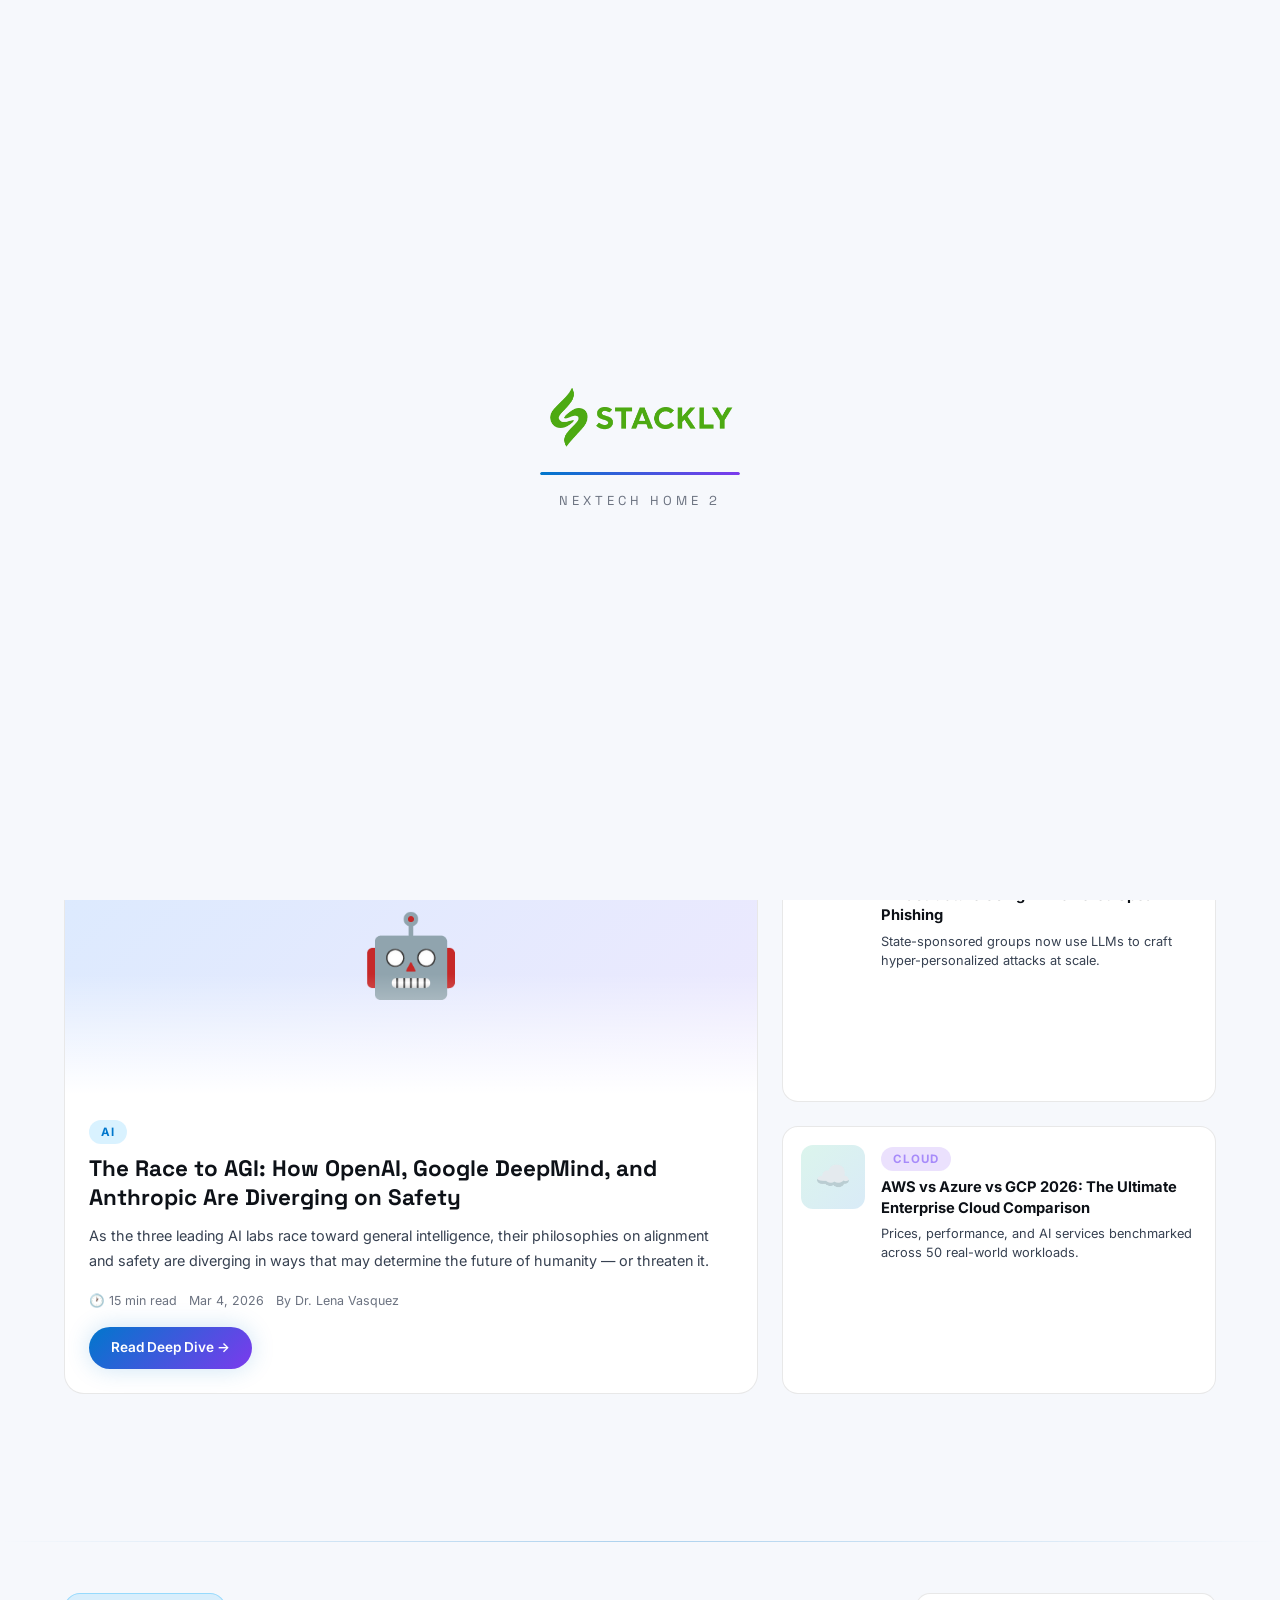
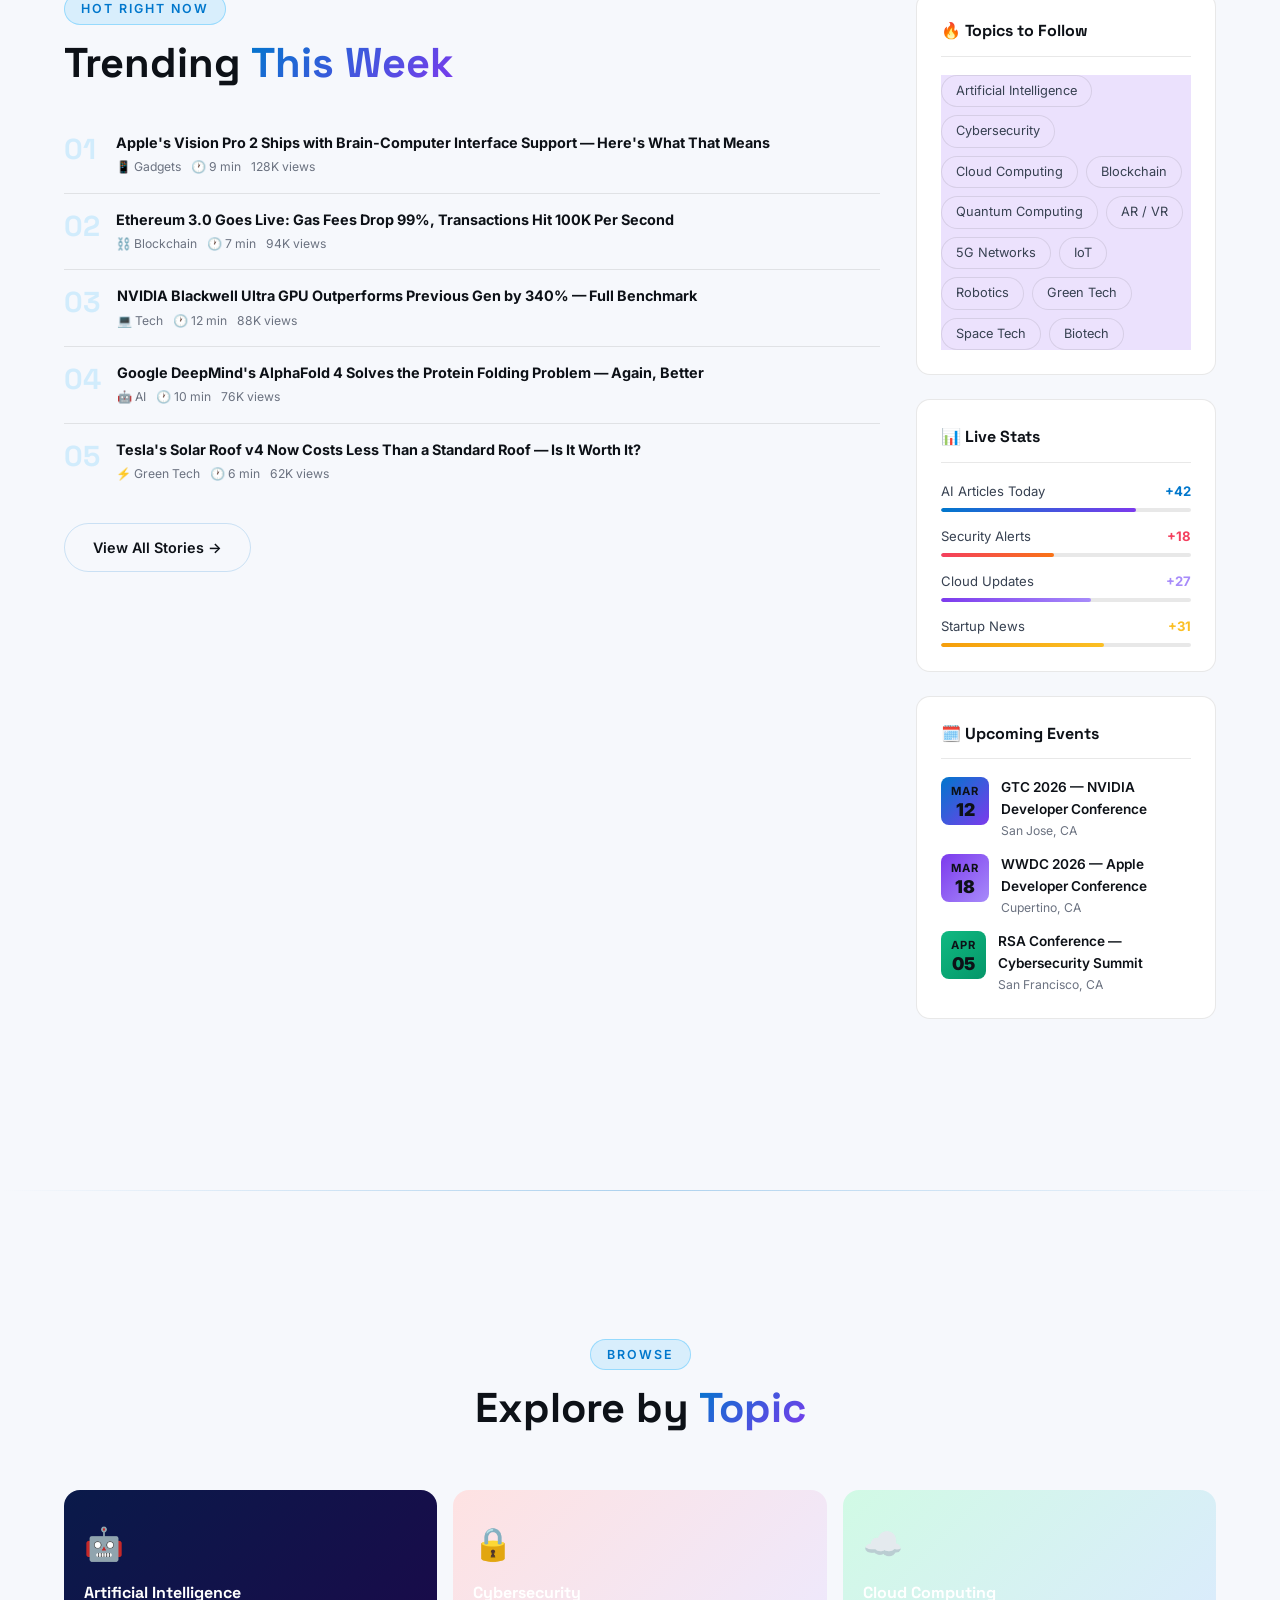
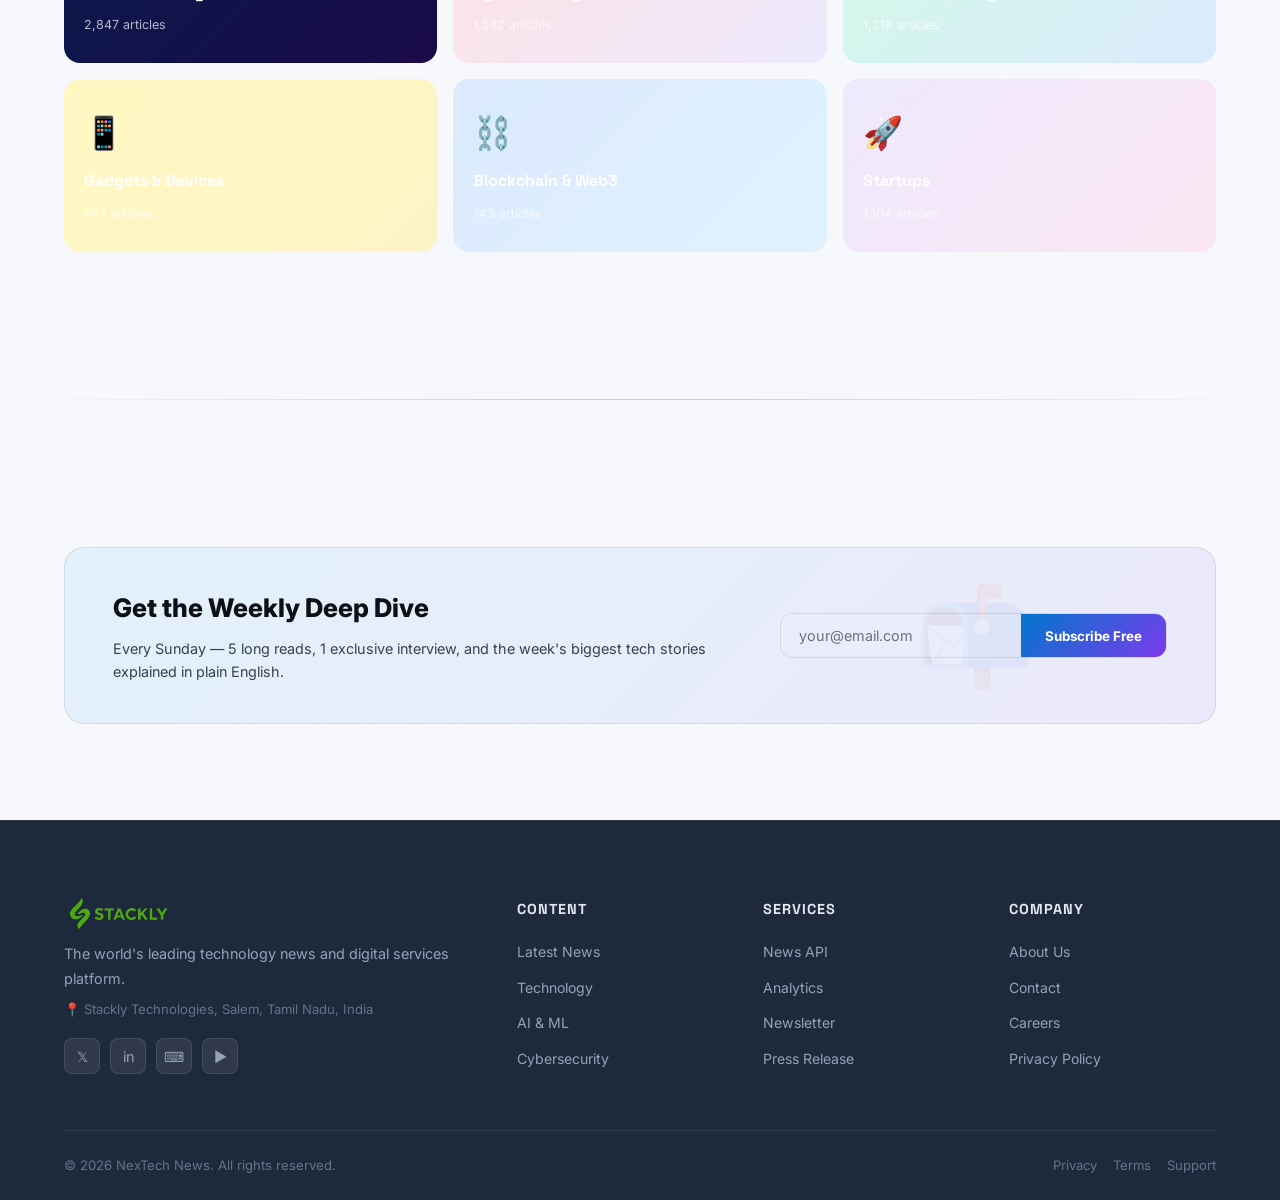
<file: home2.html>
<!DOCTYPE html>
<html lang="en">

<head>
    <meta charset="UTF-8" />
    <meta name="viewport" content="width=device-width, initial-scale=1.0, minimum-scale=1.0" />
    <meta name="description"
        content="NexTech News – Your alternative home for cutting-edge technology journalism, deep dives, and exclusive analysis." />
    <title>Home 2 – NexTech News</title>
    <link rel="stylesheet" href="css/style.css" />
    <link rel="stylesheet" href="css/responsive.css" />
    <style>
        /* ── Hero Magazine ── */
        .h2-hero {
            min-height: 100vh;
            display: grid;
            grid-template-columns: 1fr 1fr;
            position: relative;
            overflow: hidden;
            padding-top: var(--nav-h);
        }

        .h2-hero-left {
            display: flex;
            flex-direction: column;
            justify-content: center;
            padding: clamp(48px, 8vw, 96px) clamp(24px, 5vw, 72px);
            position: relative;
            z-index: 2;
        }

        .h2-hero-right {
            position: relative;
            overflow: hidden;
        }

        .h2-hero-right-bg {
            position: absolute;
            inset: 0;
            background: linear-gradient(135deg, #e8f0fe 0%, #dbeafe 50%, #e8f0fe 100%);
        }

        .h2-hero-art {
            position: absolute;
            inset: 0;
            display: flex;
            align-items: center;
            justify-content: center;
            flex-direction: column;
            gap: 20px;
        }

        .h2-floating-card {
            background: rgba(255, 255, 255, 0.04);
            border: 1px solid rgba(0, 170, 255, 0.2);
            border-radius: 16px;
            padding: 18px 22px;
            width: 280px;
            backdrop-filter: blur(10px);
            animation: floatCard 4s ease-in-out infinite;
        }

        .h2-floating-card:nth-child(2) {
            animation-delay: 1.3s;
            animation-duration: 5s;
        }

        .h2-floating-card:nth-child(3) {
            animation-delay: 0.7s;
            animation-duration: 4.5s;
        }

        @keyframes floatCard {

            0%,
            100% {
                transform: translateY(0) rotate(-1deg);
            }

            50% {
                transform: translateY(-12px) rotate(1deg);
            }
        }

        .h2-fc-tag {
            font-size: 0.7rem;
            font-weight: 700;
            letter-spacing: 1.5px;
            text-transform: uppercase;
            color: var(--primary);
            margin-bottom: 8px;
        }

        .h2-fc-title {
            font-size: 0.9rem;
            font-weight: 700;
            color: var(--text-primary);
            line-height: 1.4;
            margin-bottom: 8px;
        }

        .h2-fc-meta {
            font-size: 0.75rem;
            color: var(--text-muted);
            display: flex;
            align-items: center;
            gap: 8px;
        }

        .h2-fc-dot {
            width: 6px;
            height: 6px;
            border-radius: 50%;
            background: var(--primary);
            flex-shrink: 0;
            animation: livePulse 1.5s ease infinite;
        }

        .h2-badge {
            display: inline-flex;
            align-items: center;
            gap: 8px;
            background: rgba(0, 170, 255, 0.1);
            border: 1px solid rgba(0, 170, 255, 0.3);
            border-radius: 99px;
            padding: 6px 16px;
            font-size: 0.78rem;
            font-weight: 600;
            color: var(--primary);
            letter-spacing: 1px;
            margin-bottom: 24px;
        }

        .h2-badge-dot {
            width: 7px;
            height: 7px;
            border-radius: 50%;
            background: var(--primary);
            animation: livePulse 1.5s ease infinite;
        }

        .h2-hero-title {
            font-family: var(--font-display);
            font-size: clamp(2.2rem, 5vw, 4rem);
            font-weight: 900;
            line-height: 1.1;
            margin-bottom: 20px;
            letter-spacing: -1px;
        }

        .h2-hero-title .line2 {
            background: linear-gradient(135deg, var(--primary), var(--secondary));
            -webkit-background-clip: text;
            -webkit-text-fill-color: transparent;
            background-clip: text;
        }

        .h2-hero-desc {
            font-size: 1.05rem;
            color: var(--text-secondary);
            line-height: 1.8;
            max-width: 480px;
            margin-bottom: 36px;
        }

        .h2-hero-actions {
            display: flex;
            gap: 14px;
            flex-wrap: wrap;
            margin-bottom: 48px;
        }

        .h2-ticker-mini {
            display: flex;
            align-items: center;
            gap: 12px;
            background: rgba(255, 255, 255, 0.04);
            border: 1px solid var(--border2);
            border-radius: 10px;
            padding: 10px 16px;
            font-size: 0.8rem;
            color: var(--text-secondary);
            overflow: hidden;
        }

        .h2-ticker-label {
            color: var(--primary);
            font-weight: 700;
            white-space: nowrap;
        }

        .h2-ticker-scroll {
            overflow: hidden;
            flex: 1;
        }

        .h2-ticker-inner {
            white-space: nowrap;
            animation: tickerScroll 20s linear infinite;
            display: inline-block;
        }

        /* glowing grid bg */
        .h2-hero::before {
            content: '';
            position: absolute;
            inset: 0;
            z-index: 0;
            background-image:
                linear-gradient(rgba(0, 170, 255, 0.03) 1px, transparent 1px),
                linear-gradient(90deg, rgba(0, 170, 255, 0.03) 1px, transparent 1px);
            background-size: 50px 50px;
        }

        .h2-hero-left-grad {
            position: absolute;
            top: 0;
            right: 0;
            bottom: 0;
            width: 200px;
            background: linear-gradient(90deg, transparent, var(--bg-dark));
            z-index: 2;
            pointer-events: none;
        }

        /* ── Magazine Feature Grid ── */
        .mag-grid {
            display: grid;
            grid-template-columns: 1.6fr 1fr;
            grid-template-rows: auto auto;
            gap: 24px;
            margin-top: 48px;
        }

        .mag-feature {
            grid-row: 1 / 3;
            background: var(--bg-card);
            border: 1px solid var(--border2);
            border-radius: 20px;
            overflow: hidden;
            transition: var(--transition);
            position: relative;
        }

        .mag-feature:hover {
            transform: translateY(-4px);
            box-shadow: 0 20px 60px rgba(0, 0, 0, 0.4);
        }

        .mag-feature-img {
            height: 280px;
            background: linear-gradient(135deg, #e8f0fe, #1a2a4a);
            display: flex;
            align-items: center;
            justify-content: center;
            font-size: 5rem;
            position: relative;
            overflow: hidden;
        }

        .mag-feature-img::after {
            content: '';
            position: absolute;
            bottom: 0;
            left: 0;
            right: 0;
            height: 120px;
            background: linear-gradient(transparent, var(--bg-card));
        }

        .mag-feature-body {
            padding: 24px;
        }

        .mag-feature-body h2 {
            font-family: var(--font-display);
            font-size: 1.4rem;
            font-weight: 800;
            line-height: 1.3;
            color: var(--text-primary);
            margin-bottom: 12px;
            transition: var(--transition);
        }

        .mag-feature:hover .mag-feature-body h2 {
            color: var(--primary);
        }

        .mag-feature-body p {
            font-size: 0.9rem;
            color: var(--text-secondary);
            line-height: 1.7;
            margin-bottom: 18px;
        }

        .mag-side-card {
            background: var(--bg-card);
            border: 1px solid var(--border2);
            border-radius: 16px;
            display: flex;
            gap: 16px;
            padding: 18px;
            transition: var(--transition);
            text-decoration: none;
        }

        .mag-side-card:hover {
            border-color: rgba(0, 170, 255, 0.3);
            transform: translateX(4px);
        }

        .mag-side-icon {
            width: 64px;
            height: 64px;
            border-radius: 12px;
            display: flex;
            align-items: center;
            justify-content: center;
            font-size: 1.8rem;
            flex-shrink: 0;
        }

        .mag-side-body h4 {
            font-size: 0.92rem;
            font-weight: 700;
            color: var(--text-primary);
            line-height: 1.4;
            margin-bottom: 6px;
        }

        .mag-side-body p {
            font-size: 0.8rem;
            color: var(--text-secondary);
            line-height: 1.5;
        }

        /* ── Trending sidebar layout ── */
        .h2-content-layout {
            display: grid;
            grid-template-columns: 1fr 300px;
            gap: 36px;
            align-items: start;
        }

        .trending-list {
            display: flex;
            flex-direction: column;
            gap: 0;
        }

        .trending-row {
            display: flex;
            gap: 16px;
            align-items: flex-start;
            padding: 16px 0;
            border-bottom: 1px solid var(--border2);
        }

        .trending-row:last-child {
            border-bottom: none;
        }

        .tr-num {
            font-family: var(--font-display);
            font-size: 1.8rem;
            font-weight: 900;
            color: rgba(0, 170, 255, 0.15);
            line-height: 1;
            min-width: 36px;
            padding-top: 2px;
        }

        .tr-body h4 {
            font-size: 0.9rem;
            font-weight: 700;
            color: var(--text-primary);
            margin-bottom: 4px;
            line-height: 1.4;
        }

        .tr-body h4:hover {
            color: var(--primary);
            cursor: pointer;
        }

        .tr-meta {
            font-size: 0.76rem;
            color: var(--text-muted);
            display: flex;
            gap: 10px;
        }

        /* ── Topics mosaic ── */
        .topics-mosaic {
            display: grid;
            grid-template-columns: repeat(3, 1fr);
            gap: 16px;
            margin-top: 48px;
        }

        .topic-tile {
            border-radius: 16px;
            padding: 28px 20px;
            display: flex;
            flex-direction: column;
            gap: 10px;
            position: relative;
            overflow: hidden;
            cursor: pointer;
            transition: var(--transition);
            text-decoration: none;
        }

        .topic-tile:hover {
            transform: scale(1.03);
        }

        .topic-tile-icon {
            font-size: 2rem;
        }

        .topic-tile-name {
            font-family: var(--font-display);
            font-size: 1rem;
            font-weight: 700;
            color: #fff;
        }

        .topic-tile-count {
            font-size: 0.78rem;
            color: rgba(255, 255, 255, 0.7);
        }

        .topic-tile-arrow {
            position: absolute;
            right: 16px;
            top: 50%;
            transform: translateY(-50%);
            font-size: 1.2rem;
            opacity: 0;
            transition: var(--transition);
        }

        .topic-tile:hover .topic-tile-arrow {
            opacity: 0.7;
            right: 12px;
        }

        /* ── Newsletter banner ── */
        .h2-newsletter {
            display: grid;
            grid-template-columns: 1fr auto;
            gap: 32px;
            align-items: center;
            background: linear-gradient(135deg, rgba(0, 170, 255, 0.08), rgba(124, 58, 237, 0.08));
            border: 1px solid var(--border2);
            border-radius: 20px;
            padding: 40px 48px;
            position: relative;
            overflow: hidden;
        }

        .h2-newsletter::before {
            content: '📬';
            position: absolute;
            right: 180px;
            top: 50%;
            transform: translateY(-50%);
            font-size: 6rem;
            opacity: 0.06;
            pointer-events: none;
        }

        .h2-newsletter h2 {
            font-size: 1.6rem;
            font-weight: 800;
            margin-bottom: 8px;
        }

        .h2-newsletter p {
            color: var(--text-secondary);
            font-size: 0.9rem;
        }

        .h2-nl-form {
            display: flex;
            gap: 0;
            border-radius: 12px;
            overflow: hidden;
            border: 1px solid var(--border2);
            flex-shrink: 0;
        }

        .h2-nl-form input {
            background: rgba(255, 255, 255, 0.04);
            border: none;
            padding: 13px 18px;
            color: var(--text-primary);
            font-family: var(--font-main);
            font-size: 0.9rem;
            width: 240px;
            outline: none;
        }

        .h2-nl-form input::placeholder {
            color: var(--text-muted);
        }

        .h2-nl-form button {
            background: linear-gradient(135deg, var(--primary), var(--secondary));
            border: none;
            padding: 13px 24px;
            color: #fff;
            font-weight: 700;
            font-family: var(--font-main);
            cursor: pointer;
            white-space: nowrap;
        }

        .h2-nl-form button:hover {
            opacity: 0.9;
        }

        @media (max-width: 900px) {
            .h2-hero {
                grid-template-columns: 1fr;
            }

            .h2-hero-right {
                display: none;
            }

            .h2-content-layout {
                grid-template-columns: 1fr;
            }

            .mag-grid {
                grid-template-columns: 1fr;
            }

            .mag-feature {
                grid-row: auto;
            }

            .topics-mosaic {
                grid-template-columns: repeat(2, 1fr);
            }

            .h2-newsletter {
                grid-template-columns: 1fr;
            }

            .h2-nl-form input {
                width: 100%;
            }
        }

        @media (max-width: 540px) {
            .topics-mosaic {
                grid-template-columns: 1fr 1fr;
            }
        }
    </style>
</head>

<body>

    <!-- Preloader -->
    <div id="preloader">
        <img src="logo.webp" alt="NexTech" class="preloader-logo" />
        <div class="preloader-bar-wrap">
            <div class="preloader-bar"></div>










        </div>
        <p class="preloader-text">NexTech Home 2</p>
    </div>

<!-- Navbar -->
<nav class="navbar" id="navbar">
  <a href="home2.html" class="nav-logo">
    <img src="logo.webp" alt="NexTech Logo" />
  </a>
  <div class="nav-links">
    <div class="nav-dropdown" id="homeDropdown">
      <div class="nav-dropdown-trigger active" id="homeDropdownTrigger">
        Home2 <span class="nav-dropdown-arrow">&#9660;</span>
      </div>
      <div class="nav-dropdown-menu">
        <a href="index.html"><span class="dd-icon">&#127969;</span> Home </a>
      </div>
    </div>
    <a href="dashboard.html">dashboard</a>
   
    <a href="login.html" class="btn-nav-login">Login</a>
  </div>
  <div class="nav-actions">
    <button class="nav-hamburger" id="hamburger" aria-label="Menu">
      <span></span><span></span><span></span>
    </button>
  </div>
</nav>
<!-- Mobile Nav -->
<div class="nav-mobile" id="mobileNav">
  <a href="home2.html">&#127968; Home2</a>
  <a href="index.html" style="padding-left:28px;font-size:0.85rem;opacity:0.8">&#9492; &#127969; Home </a>
  <a href="dashboard.html">&#128240; dashboard </a>
 
  <a href="login.html" class="btn-nav-login">Login</a>
</div>


Magazine Edition
            </div>
            <h1 class="h2-hero-title">
                Read Smarter.<br />
                <span class="line2">Think Deeper.</span><br />
                Stay Ahead.
            </h1>
            <p class="h2-hero-desc">
                NexTech's magazine view brings you curated long-reads, expert analysis, and exclusive interviews —
                beyond the daily feed.
            </p>
            <div class="h2-hero-actions">
                <a href="news.html" class="btn btn-primary">📰 Browse Articles</a>
                <a href="dashboard.html" class="btn btn-outline">📊 My Dashboard</a>
            </div>
            <div class="h2-ticker-mini">
                <span class="h2-ticker-label">🔴 LIVE</span>
                <div class="h2-ticker-scroll">
                    <span class="h2-ticker-inner">GPT-5 benchmarks leak online &nbsp;•&nbsp; SpaceX launches 400
                        Starlink sats &nbsp;•&nbsp; Apple M4 Ultra breaks records &nbsp;•&nbsp; EU AI Act enforcement
                        begins &nbsp;•&nbsp; Quantum chip hits 1000 qubits &nbsp;&nbsp;&nbsp;</span>
                </div>
            </div>
        </div>
        <div class="h2-hero-right">
            <div class="h2-hero-right-bg"></div>
            <div class="h2-hero-left-grad"></div>
            <div class="h2-hero-art">
                <div class="h2-floating-card">
                    <div class="h2-fc-tag">🤖 Artificial Intelligence</div>
                    <div class="h2-fc-title">GPT-5 Rewrites the Rules of AGI Research in 2026</div>
                    <div class="h2-fc-meta">
                        <div class="h2-fc-dot"></div> 8 min read · Just now
                    </div>
                </div>
                <div class="h2-floating-card">
                    <div class="h2-fc-tag">🔒 Cybersecurity</div>
                    <div class="h2-fc-title">Zero-Day Exploit Hits 40M Enterprise Servers Globally</div>
                    <div class="h2-fc-meta">
                        <div class="h2-fc-dot"></div> 5 min read · 12 min ago
                    </div>
                </div>
                <div class="h2-floating-card">
                    <div class="h2-fc-tag">🚀 Startups</div>
                    <div class="h2-fc-title">Y Combinator W26 Cohort: 10 Startups to Watch</div>
                    <div class="h2-fc-meta">
                        <div class="h2-fc-dot"></div> 6 min read · 1 hr ago
                    </div>
                </div>
            </div>
        </div>
    </section>

    <!-- Magazine Grid -->
    


<section class="section">
        <div class="section-header reveal">
            <span class="section-tag">Editor's Picks</span>
            <h2 class="section-title">Featured <span>Stories</span></h2>
            <p class="section-desc">Hand-selected by our editorial team. The most important stories this week.</p>
        </div>
        <div class="mag-grid reveal">
            <div class="mag-feature">
                <div class="mag-feature-img" style="background:linear-gradient(135deg,#dbeafe,#ede9fe)">🤖</div>
                <div class="mag-feature-body">
                    <span class="card-tag tag-ai">AI</span>
                    <h2>The Race to AGI: How OpenAI, Google DeepMind, and Anthropic Are Diverging on Safety</h2>
                    <p>As the three leading AI labs race toward general intelligence, their philosophies on alignment
                        and safety are diverging in ways that may determine the future of humanity — or threaten it.</p>
                    <div class="card-meta" style="margin-bottom:16px"><span>🕐 15 min read</span><span>Mar 4,
                            2026</span><span>By Dr. Lena Vasquez</span></div>
                    <a href="article.html" class="btn btn-primary" style="font-size:0.85rem;padding:10px 22px">Read Deep
                        Dive →</a>
                </div>
            </div>
            <a href="article.html" class="mag-side-card">
                <div class="mag-side-icon"
                    style="background:linear-gradient(135deg,rgba(244,63,94,.15),rgba(124,58,237,.15))">🔒</div>
                <div class="mag-side-body">
                    <span class="card-tag tag-security"
                        style="margin-bottom:6px;display:inline-block">Cybersecurity</span>
                    <h4>Nation-State Hackers Target Critical Infrastructure Using AI-Powered Spear Phishing</h4>
                    <p>State-sponsored groups now use LLMs to craft hyper-personalized attacks at scale.</p>
                </div>
            </a>
            <a href="article.html" class="mag-side-card">
                <div class="mag-side-icon"
                    style="background:linear-gradient(135deg,rgba(16,185,129,.15),rgba(0,119,204,.15))">☁️</div>
                <div class="mag-side-body">
                    <span class="card-tag tag-cloud" style="margin-bottom:6px;display:inline-block">Cloud</span>
                    <h4>AWS vs Azure vs GCP 2026: The Ultimate Enterprise Cloud Comparison</h4>
                    <p>Prices, performance, and AI services benchmarked across 50 real-world workloads.</p>
                </div>
            </a>
        </div>
    </section>

    <div class="divider"></div>

    <!-- Trending + Sidebar -->
    


<section class="section" style="padding-top:0">
        <div class="h2-content-layout">
            <div>
                <div class="section-header reveal" style="text-align:left; margin-bottom:28px">
                    <span class="section-tag">Hot Right Now</span>
                    <h2 class="section-title">Trending <span>This Week</span></h2>
                </div>
                <div class="trending-list reveal">
                    <div class="trending-row">
                        <div class="tr-num">01</div>
                        <div class="tr-body">
                            <h4>Apple's Vision Pro 2 Ships with Brain-Computer Interface Support — Here's What That
                                Means</h4>
                            <div class="tr-meta"><span>📱 Gadgets</span><span>🕐 9 min</span><span>128K views</span>
                            </div>
                        </div>
                    </div>
                    <div class="trending-row">
                        <div class="tr-num">02</div>
                        <div class="tr-body">
                            <h4>Ethereum 3.0 Goes Live: Gas Fees Drop 99%, Transactions Hit 100K Per Second</h4>
                            <div class="tr-meta"><span>⛓️ Blockchain</span><span>🕐 7 min</span><span>94K views</span>
                            </div>
                        </div>
                    </div>
                    <div class="trending-row">
                        <div class="tr-num">03</div>
                        <div class="tr-body">
                            <h4>NVIDIA Blackwell Ultra GPU Outperforms Previous Gen by 340% — Full Benchmark</h4>
                            <div class="tr-meta"><span>💻 Tech</span><span>🕐 12 min</span><span>88K views</span></div>
                        </div>
                    </div>
                    <div class="trending-row">
                        <div class="tr-num">04</div>
                        <div class="tr-body">
                            <h4>Google DeepMind's AlphaFold 4 Solves the Protein Folding Problem — Again, Better</h4>
                            <div class="tr-meta"><span>🤖 AI</span><span>🕐 10 min</span><span>76K views</span></div>
                        </div>
                    </div>
                    <div class="trending-row">
                        <div class="tr-num">05</div>
                        <div class="tr-body">
                            <h4>Tesla's Solar Roof v4 Now Costs Less Than a Standard Roof — Is It Worth It?</h4>
                            <div class="tr-meta"><span>⚡ Green Tech</span><span>🕐 6 min</span><span>62K views</span>
                            </div>
                        </div>
                    </div>
                </div>
                <div style="margin-top:24px"><a href="news.html" class="btn btn-outline">View All Stories →</a></div>
            </div>

            <!-- Sidebar -->
            <div>
                <div class="sidebar-widget reveal">
                    <h3>🔥 Topics to Follow</h3>
                    <div class="tag-cloud">
                        <span class="tag-pill">Artificial Intelligence</span>
                        <span class="tag-pill">Cybersecurity</span>
                        <span class="tag-pill">Cloud Computing</span>
                        <span class="tag-pill">Blockchain</span>
                        <span class="tag-pill">Quantum Computing</span>
                        <span class="tag-pill">AR / VR</span>
                        <span class="tag-pill">5G Networks</span>
                        <span class="tag-pill">IoT</span>
                        <span class="tag-pill">Robotics</span>
                        <span class="tag-pill">Green Tech</span>
                        <span class="tag-pill">Space Tech</span>
                        <span class="tag-pill">Biotech</span>
                    </div>
                </div>
                <div class="sidebar-widget reveal">
                    <h3>📊 Live Stats</h3>
                    <div style="display:flex;flex-direction:column;gap:14px">
                        <div>
                            <div
                                style="display:flex;justify-content:space-between;font-size:0.82rem;color:var(--text-secondary);margin-bottom:6px">
                                <span>AI Articles Today</span><span
                                    style="color:var(--primary);font-weight:700">+42</span></div>
                            <div style="height:4px;background:var(--border2);border-radius:99px;overflow:hidden">
                                <div
                                    style="width:78%;height:100%;background:linear-gradient(90deg,var(--primary),var(--secondary));border-radius:99px">
                                </div>
                            </div>
                        </div>
                        <div>
                            <div
                                style="display:flex;justify-content:space-between;font-size:0.82rem;color:var(--text-secondary);margin-bottom:6px">
                                <span>Security Alerts</span><span style="color:var(--accent);font-weight:700">+18</span>
                            </div>
                            <div style="height:4px;background:var(--border2);border-radius:99px;overflow:hidden">
                                <div
                                    style="width:45%;height:100%;background:linear-gradient(90deg,var(--accent),#f97316);border-radius:99px">
                                </div>
                            </div>
                        </div>
                        <div>
                            <div
                                style="display:flex;justify-content:space-between;font-size:0.82rem;color:var(--text-secondary);margin-bottom:6px">
                                <span>Cloud Updates</span><span style="color:#a78bfa;font-weight:700">+27</span></div>
                            <div style="height:4px;background:var(--border2);border-radius:99px;overflow:hidden">
                                <div
                                    style="width:60%;height:100%;background:linear-gradient(90deg,#7c3aed,#a78bfa);border-radius:99px">
                                </div>
                            </div>
                        </div>
                        <div>
                            <div
                                style="display:flex;justify-content:space-between;font-size:0.82rem;color:var(--text-secondary);margin-bottom:6px">
                                <span>Startup News</span><span style="color:#fbbf24;font-weight:700">+31</span></div>
                            <div style="height:4px;background:var(--border2);border-radius:99px;overflow:hidden">
                                <div
                                    style="width:65%;height:100%;background:linear-gradient(90deg,#f59e0b,#fbbf24);border-radius:99px">
                                </div>
                            </div>
                        </div>
                    </div>
                </div>
                <div class="sidebar-widget reveal">
                    <h3>🗓️ Upcoming Events</h3>
                    <div style="display:flex;flex-direction:column;gap:14px">
                        <div style="display:flex;gap:12px;align-items:flex-start">
                            <div
                                style="background:linear-gradient(135deg,var(--primary),var(--secondary));border-radius:8px;padding:6px 10px;text-align:center;min-width:44px;flex-shrink:0">
                                <div style="font-size:0.7rem;font-weight:700;letter-spacing:1px">MAR</div>
                                <div style="font-size:1.1rem;font-weight:900;line-height:1">12</div>
                            </div>
                            <div>
                                <div style="font-size:0.85rem;font-weight:600;color:var(--text-primary)">GTC 2026 —
                                    NVIDIA Developer Conference</div>
                                <div style="font-size:0.76rem;color:var(--text-muted)">San Jose, CA</div>
                            </div>
                        </div>
                        <div style="display:flex;gap:12px;align-items:flex-start">
                            <div
                                style="background:linear-gradient(135deg,#7c3aed,#a78bfa);border-radius:8px;padding:6px 10px;text-align:center;min-width:44px;flex-shrink:0">
                                <div style="font-size:0.7rem;font-weight:700;letter-spacing:1px">MAR</div>
                                <div style="font-size:1.1rem;font-weight:900;line-height:1">18</div>
                            </div>
                            <div>
                                <div style="font-size:0.85rem;font-weight:600;color:var(--text-primary)">WWDC 2026 —
                                    Apple Developer Conference</div>
                                <div style="font-size:0.76rem;color:var(--text-muted)">Cupertino, CA</div>
                            </div>
                        </div>
                        <div style="display:flex;gap:12px;align-items:flex-start">
                            <div
                                style="background:linear-gradient(135deg,#10b981,#059669);border-radius:8px;padding:6px 10px;text-align:center;min-width:44px;flex-shrink:0">
                                <div style="font-size:0.7rem;font-weight:700;letter-spacing:1px">APR</div>
                                <div style="font-size:1.1rem;font-weight:900;line-height:1">05</div>
                            </div>
                            <div>
                                <div style="font-size:0.85rem;font-weight:600;color:var(--text-primary)">RSA Conference
                                    — Cybersecurity Summit</div>
                                <div style="font-size:0.76rem;color:var(--text-muted)">San Francisco, CA</div>
                            </div>
                        </div>
                    </div>
                </div>
            </div>
        </div>
    </section>

    <div class="divider"></div>

    <!-- Topic Tiles -->
    


<section class="section">
        <div class="section-header reveal">
            <span class="section-tag">Browse</span>
            <h2 class="section-title">Explore by <span>Topic</span></h2>
        </div>
        <div class="topics-mosaic reveal">
            <a href="news.html" class="topic-tile" style="background:linear-gradient(135deg,#0a1a4a,#1a0a4a)">
                <div class="topic-tile-icon">🤖</div>
                <div class="topic-tile-name">Artificial Intelligence</div>
                <div class="topic-tile-count">2,847 articles</div>
                <span class="topic-tile-arrow">→</span>
            </a>
            <a href="news.html" class="topic-tile" style="background:linear-gradient(135deg,#fee2e2,#ede9fe)">
                <div class="topic-tile-icon">🔒</div>
                <div class="topic-tile-name">Cybersecurity</div>
                <div class="topic-tile-count">1,532 articles</div>
                <span class="topic-tile-arrow">→</span>
            </a>
            <a href="news.html" class="topic-tile" style="background:linear-gradient(135deg,#d1fae5,#dbeafe)">
                <div class="topic-tile-icon">☁️</div>
                <div class="topic-tile-name">Cloud Computing</div>
                <div class="topic-tile-count">1,218 articles</div>
                <span class="topic-tile-arrow">→</span>
            </a>
            <a href="news.html" class="topic-tile" style="background:linear-gradient(135deg,#fef9c3,#fef3c7)">
                <div class="topic-tile-icon">📱</div>
                <div class="topic-tile-name">Gadgets &amp; Devices</div>
                <div class="topic-tile-count">987 articles</div>
                <span class="topic-tile-arrow">→</span>
            </a>
            <a href="news.html" class="topic-tile" style="background:linear-gradient(135deg,#dbeafe,#e0f2fe)">
                <div class="topic-tile-icon">⛓️</div>
                <div class="topic-tile-name">Blockchain &amp; Web3</div>
                <div class="topic-tile-count">743 articles</div>
                <span class="topic-tile-arrow">→</span>
            </a>
            <a href="news.html" class="topic-tile" style="background:linear-gradient(135deg,#ede9fe,#fce7f3)">
                <div class="topic-tile-icon">🚀</div>
                <div class="topic-tile-name">Startups</div>
                <div class="topic-tile-count">1,104 articles</div>
                <span class="topic-tile-arrow">→</span>
            </a>
        </div>
    </section>

    <div class="divider"></div>

    <!-- Newsletter -->
    


<section class="section">
        <div class="h2-newsletter reveal">
            <div>
                <h2>Get the Weekly Deep Dive</h2>
                <p>Every Sunday — 5 long reads, 1 exclusive interview, and the week's biggest tech stories explained in
                    plain English.</p>
            </div>
            <form class="h2-nl-form" id="newsletterForm" onsubmit="window.location.href='404.html'; return false;">
                <input type="email" placeholder="your@email.com" required />
                <button type="submit">Subscribe Free</button>
            </form>
        </div>
    </section>

    


<!-- Footer -->
    


<footer class="footer">
        <div class="footer-top">
            <div class="footer-brand">
                <a href="index.html" class="nav-logo" style="margin-bottom:0">
                    <img src="logo.webp" alt="NexTech" style="height:32px;width:auto;object-fit:contain" />
                </a>
                <p>The world's leading technology news and digital services platform.</p>
                <div class="footer-location">&#128205; Stackly Technologies, Salem, Tamil Nadu, India</div>
                <div class="footer-social">
                    <a href="404.html" class="social-icon">𝕏</a><a href="404.html" class="social-icon">in</a>
                    <a href="404.html" class="social-icon">⌨</a><a href="404.html" class="social-icon">▶</a>
                </div>
            </div>
            <div class="footer-col">
                <h4>Content</h4>
                <ul>
                    <li><a href="news.html">Latest News</a></li>
                    <li><a href="tech.html">Technology</a></li>
                    <li><a href="article.html">AI &amp; ML</a></li>
                    <li><a href="news.html">Cybersecurity</a></li>
                </ul>
            </div>
            <div class="footer-col">
                <h4>Services</h4>
                <ul>
                    <li><a href="services.html">News API</a></li>
                    <li><a href="services.html">Analytics</a></li>
                    <li><a href="services.html">Newsletter</a></li>
                    <li><a href="services.html">Press Release</a></li>
                </ul>
            </div>
            <div class="footer-col">
                <h4>Company</h4>
                <ul>
                    <li><a href="about.html">About Us</a></li>
                    <li><a href="contact.html">Contact</a></li>
                    <li><a href="404.html">Careers</a></li>
                    <li><a href="404.html">Privacy Policy</a></li>
                </ul>
            </div>
        </div>
        <div class="footer-bottom">
            <p>© 2026 NexTech News. All rights reserved.</p>
            <div style="display:flex;gap:16px"><a href="404.html">Privacy</a><a href="404.html">Terms</a><a
                    href="contact.html">Support</a></div>
        </div>
    </footer>

    <button id="scrollTop" aria-label="Scroll to top">↑</button>
    <script src="js/main.js"></script>
</body>

</html>
</file>
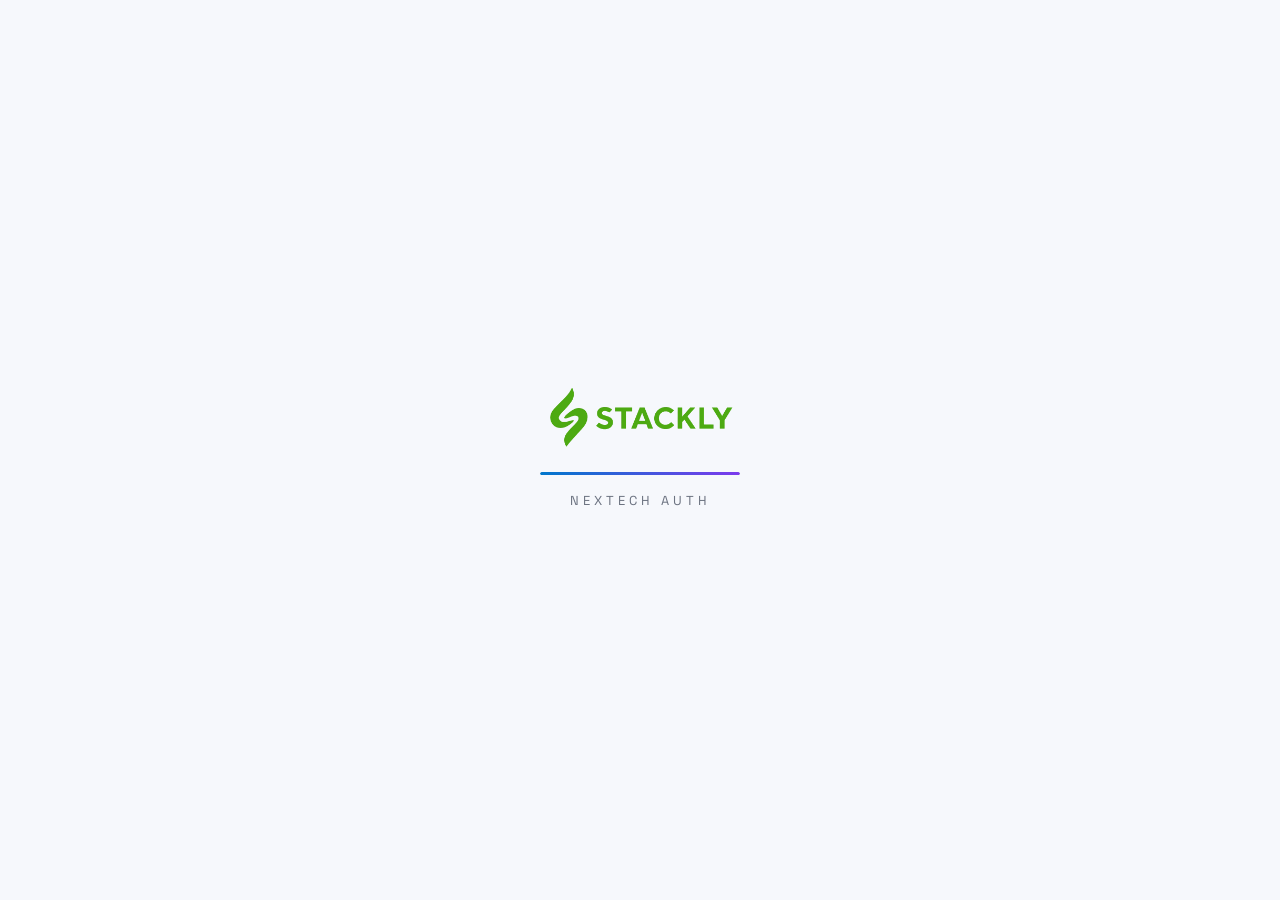
<file: login.html>
<!DOCTYPE html>
<html lang="en">

<head>
  <meta charset="UTF-8" />
  <meta name="viewport" content="width=device-width, initial-scale=1.0, minimum-scale=1.0" />
  <meta name="description"
    content="Sign in or create your NexTech News account to unlock personalized news feeds and premium services." />
  <title>Sign In – NexTech News</title>
  <link rel="stylesheet" href="css/style.css" />
  <link rel="stylesheet" href="css/responsive.css" />
  <style>
    body {
      min-height: 100vh;
      display: flex;
      flex-direction: column;
    }

    .auth-page {
      flex: 1;
      display: flex;
      align-items: center;
      justify-content: center;
      padding: clamp(80px, 12vw, 120px) clamp(16px, 4vw, 32px) 48px;
      background: radial-gradient(ellipse 120% 80% at 50% 0%, rgba(0, 170, 255, 0.08), transparent 70%),
        radial-gradient(ellipse 60% 60% at 90% 80%, rgba(124, 58, 237, 0.08), transparent 70%);
      position: relative;
      min-height: 100vh;
    }

    .auth-bg-particles {
      position: absolute;
      inset: 0;
      overflow: hidden;
      pointer-events: none;
      z-index: 0;
    }

    .auth-card {
      position: relative;
      z-index: 1;
      width: 100%;
      max-width: 480px;
      background: var(--bg-card);
      border: 1px solid var(--border2);
      border-radius: 20px;
      padding: clamp(28px, 5vw, 48px);
      box-shadow: var(--shadow), 0 0 60px rgba(0, 170, 255, 0.06);
    }

    .auth-logo {
      text-align: center;
      margin-bottom: 24px;
    }

    .auth-logo img {
      height: 44px;
      width: auto;
      max-width: 180px;
      object-fit: contain;
      margin: 0 auto 12px;
      display: block;
    }

    .auth-logo h1 {
      font-family: var(--font-display);
      font-size: 1.4rem;
      font-weight: 700;
    }

    .auth-logo p {
      font-size: 0.88rem;
      color: var(--text-secondary);
      margin-top: 4px;
    }

    .auth-tabs {
      display: flex;
      background: rgba(255, 255, 255, 0.04);
      border-radius: 10px;
      padding: 4px;
      margin-bottom: 28px;
      gap: 4px;
    }

    .auth-tabs button {
      flex: 1;
      padding: 10px 14px;
      border-radius: 8px;
      font-size: 0.9rem;
      font-weight: 600;
      background: transparent;
      color: var(--text-secondary);
      border: none;
      cursor: pointer;
      transition: var(--transition);
    }

    .auth-tabs button.active {
      background: linear-gradient(135deg, var(--primary), var(--secondary));
      color: #fff;
      box-shadow: 0 2px 12px var(--primary-glow);
    }

    .auth-form {
      display: none;
      animation: formFadeIn 0.4s ease;
    }

    .auth-form.form-active {
      display: block;
    }

    @keyframes formFadeIn {
      from {
        opacity: 0;
        transform: translateY(8px);
      }

      to {
        opacity: 1;
        transform: translateY(0);
      }
    }

    @keyframes slideInLeft {
      from {
        opacity: 0;
        transform: translateX(-16px);
      }

      to {
        opacity: 1;
        transform: translateX(0);
      }
    }

    @keyframes slideInRight {
      from {
        opacity: 0;
        transform: translateX(16px);
      }

      to {
        opacity: 1;
        transform: translateX(0);
      }
    }

    .social-logins {
      display: flex;
      gap: 10px;
      margin-bottom: 20px;
    }

    .social-btn {
      flex: 1;
      padding: 11px 10px;
      display: flex;
      align-items: center;
      justify-content: center;
      gap: 8px;
      background: rgba(255, 255, 255, 0.05);
      border: 1px solid var(--border2);
      border-radius: var(--radius-sm);
      font-size: 0.88rem;
      font-weight: 600;
      color: var(--text-primary);
      cursor: pointer;
      transition: var(--transition);
    }

    .social-btn:hover {
      background: rgba(0, 170, 255, 0.08);
      border-color: var(--primary);
    }

    .divider-or {
      display: flex;
      align-items: center;
      gap: 12px;
      margin: 18px 0;
      color: var(--text-muted);
      font-size: 0.8rem;
    }

    .divider-or::before,
    .divider-or::after {
      content: '';
      flex: 1;
      height: 1px;
      background: var(--border2);
    }

    .btn-login-submit {
      width: 100%;
      padding: 13px;
      background: linear-gradient(135deg, var(--primary), var(--secondary));
      color: #fff;
      border-radius: 99px;
      font-size: 0.95rem;
      font-weight: 700;
      cursor: pointer;
      transition: var(--transition);
      box-shadow: 0 0 20px var(--primary-glow);
      border: none;
      margin-top: 6px;
      font-family: var(--font-main);
    }

    .btn-login-submit:hover {
      transform: translateY(-2px);
      box-shadow: 0 6px 28px var(--primary-glow);
    }

    .auth-switch {
      text-align: center;
      margin-top: 20px;
      font-size: 0.88rem;
      color: var(--text-secondary);
    }

    .auth-switch button {
      background: none;
      border: none;
      color: var(--primary);
      font-weight: 600;
      cursor: pointer;
      text-decoration: underline;
    }

    .forgot-link {
      float: right;
      font-size: 0.8rem;
      color: var(--primary);
    }

    .forgot-link:hover {
      opacity: 0.8;
    }

    .strength-wrap {
      margin-top: 8px;
    }

    .strength-bar-bg {
      height: 4px;
      background: var(--border2);
      border-radius: 99px;
      overflow: hidden;
      margin-bottom: 4px;
    }

    #strengthBar {
      height: 100%;
      width: 0%;
      border-radius: 99px;
      transition: all 0.3s ease;
    }

    #strengthText {
      font-size: 0.75rem;
      color: var(--text-muted);
    }

    .checkbox-wrap {
      display: flex;
      align-items: center;
      gap: 10px;
      margin-top: 4px;
    }

    .checkbox-wrap input {
      width: 16px;
      height: 16px;
      accent-color: var(--primary);
      cursor: pointer;
    }

    .checkbox-wrap label {
      font-size: 0.85rem;
      color: var(--text-secondary);
      cursor: pointer;
    }

    .checkbox-wrap a {
      color: var(--primary);
    }
  </style>
</head>

<body>

  <!-- Preloader -->
  <div id="preloader">
    <img src="logo.webp" alt="NexTech" class="preloader-logo" />
    <div class="preloader-bar-wrap">
      <div class="preloader-bar"></div>










    </div>
    <p class="preloader-text">NexTech Auth</p>
  </div>

<!-- Navbar -->
<nav class="navbar" id="navbar">
  <a href="index.html" class="nav-logo">
    <img src="logo.webp" alt="NexTech Logo" />
  </a>
  <div class="nav-links">
    <div class="nav-dropdown" id="homeDropdown">
      <div class="nav-dropdown-trigger" id="homeDropdownTrigger">
        Home <span class="nav-dropdown-arrow">&#9660;</span>
      </div>
      <div class="nav-dropdown-menu">
        <a href="home2.html"><span class="dd-icon">&#127969;</span> Home 2</a>
      </div>
    </div>
    <a href="news.html">News</a>
    <a href="tech.html">Technology</a>
    <a href="services.html">Services</a>
    <a href="about.html">About</a>
    <a href="contact.html">Contact</a>
    <a href="login.html" class="active" class="btn-nav-login">Login</a>
  </div>
  <div class="nav-actions">
    <button class="nav-hamburger" id="hamburger" aria-label="Menu">
      <span></span><span></span><span></span>
    </button>
  </div>
</nav>
<!-- Mobile Nav -->
<div class="nav-mobile" id="mobileNav">
  <a href="index.html">&#127968; Home</a>
  <a href="home2.html" style="padding-left:28px;font-size:0.85rem;opacity:0.8">&#9492; &#127969; Home 2</a>
  <a href="news.html">&#128240; News</a>
  <a href="tech.html">&#128187; Technology</a>
  <a href="services.html">&#9881;&#65039; Services</a>
  <a href="about.html">&#128101; About</a>
  <a href="contact.html">&#9993;&#65039; Contact</a>
  <a href="login.html" class="btn-nav-login">Login</a>
</div>


<div class="auth-card">
      <div class="auth-logo">
        <img src="logo.webp" alt="NexTech" />
        <h1 class="text-gradient">Welcome to NexTech</h1>
        <p>Your gateway to the latest technology news</p>
      </div>

      <!-- Tabs -->
      <div class="auth-tabs">
        <button id="loginTab" class="active" onclick="void(0)">Sign In</button>
        <button id="signupTab" onclick="void(0)">Create Account</button>
      </div>

      <!-- LOGIN FORM -->
      <div class="auth-form form-active" id="loginForm">
        <div class="social-logins">
          <button class="social-btn" onclick="window.location.href='404.html'; return false;">G Google</button>
          <button class="social-btn" onclick="window.location.href='404.html'; return false;">⌨ GitHub</button>
        </div>
        <div class="divider-or">or sign in with email</div>
        <form id="loginFormEl" novalidate>
          <div class="form-group">
            <label class="form-label" for="loginEmail">Email Address</label>
            <div class="form-icon">
              <span class="form-icon-el">✉</span>
              <input class="form-input" type="email" id="loginEmail" placeholder="you@example.com"
                autocomplete="email" required />
            </div>
          </div>
          <div class="form-group">
            <label class="form-label" for="loginPassword">
              Password
              <a href="404.html" class="forgot-link">Forgot?</a>
            </label>
            <div class="form-icon">
              <span class="form-icon-el">🔒</span>
              <input class="form-input" type="password" id="loginPassword" placeholder="Min. 6 characters"
                autocomplete="current-password" required />
            </div>
          </div>
          <div class="checkbox-wrap">
            <input type="checkbox" id="remember" required />
            <label for="remember">Keep me signed in</label>
          </div>
          <button type="submit" class="btn-login-submit" style="margin-top:18px">Sign In →</button>
        </form>
        <div class="auth-switch">
          Don't have an account? <button id="switchToSignup" onclick="window.location.href='404.html'; return false;">Create one free</button>
        </div>
      </div>

      <!-- SIGNUP FORM -->
      <div class="auth-form" id="signupForm">
        <div class="social-logins">
          <button class="social-btn" onclick="window.location.href='404.html'; return false;">G Google</button>
          <button class="social-btn" onclick="window.location.href='404.html'; return false;">⌨ GitHub</button>
        </div>
        <div class="divider-or">or sign up with email</div>
        <form id="signupFormEl" novalidate>
          <div class="form-group">
            <label class="form-label" for="signupName">Full Name</label>
            <div class="form-icon">
              <span class="form-icon-el">👤</span>
              <input class="form-input" type="text" id="signupName" placeholder="Your full name" autocomplete="name" required />
            </div>
          </div>
          <div class="form-group">
            <label class="form-label" for="signupEmail">Email Address</label>
            <div class="form-icon">
              <span class="form-icon-el">✉</span>
              <input class="form-input" type="email" id="signupEmail" placeholder="you@example.com"
                autocomplete="email" required />
            </div>
          </div>
          <div class="form-group">
            <label class="form-label" for="signupPassword">Create Password</label>
            <div class="form-icon">
              <span class="form-icon-el">🔒</span>
              <input class="form-input" type="password" id="signupPassword" placeholder="Min. 8 characters"
                autocomplete="new-password" required />
            </div>
            <div class="strength-wrap">
              <div class="strength-bar-bg">
                <div id="strengthBar"></div>
              </div>
              <span id="strengthText"></span>
            </div>
          </div>
          <div class="checkbox-wrap">
            <input type="checkbox" id="terms" required />
            <label for="terms">I agree to the <a href="404.html">Terms of Service</a> &amp; <a href="404.html">Privacy
                Policy</a></label>
          </div>
          <button type="submit" class="btn-login-submit" style="margin-top:18px">Create Account →</button>
        </form>
        <div class="auth-switch">
          Already have an account? <button id="switchToLogin" onclick="window.location.href='404.html'; return false;">Sign in</button>
        </div>
      </div>
    </div>
  </div>

  


<!-- Footer minimal -->
  <div
    style="text-align:center; padding:16px; font-size:0.8rem; color:var(--text-muted); border-top:1px solid var(--border2);">
    © 2026 NexTech News · <a href="404.html" style="color:var(--text-muted)">Privacy</a> · <a href="404.html"
      style="color:var(--text-muted)">Terms</a>
  </div>

  <button id="scrollTop" aria-label="Scroll to top">↑</button>

  <script src="js/main.js"></script>
  <script>
    // Generate floating particles
    const container = document.getElementById('authParticles');
    if (container) {
      for (let i = 0; i < 18; i++) {
        const p = document.createElement('div');
        p.className = 'particle';
        const size = Math.random() * 5 + 2;
        p.style.cssText = `
        width:${size}px; height:${size}px;
        left:${Math.random() * 100}%;
        bottom:${Math.random() * 30}%;
        animation-duration:${5 + Math.random() * 8}s;
        animation-delay:${Math.random() * 6}s;
        opacity:${0.2 + Math.random() * 0.4};
      `;
        container.appendChild(p);
      }
    }
    // Login form submit
    const loginFormEl = document.getElementById('loginFormEl');
    if (loginFormEl) {
      loginFormEl.addEventListener('submit', (e) => {
        e.preventDefault();
        const email = document.getElementById('loginEmail').value.trim();
        const password = document.getElementById('loginPassword').value.trim();
        if (!email || !password) {
            alert('Please fill in all required fields.');
            return;
        }
        const btn = loginFormEl.querySelector('[type="submit"]');
        btn.textContent = 'Signing In...';
        setTimeout(() => { window.location.href = '404.html'; }, 1000);
      });
    }

    // Signup form submit
    const signupFormEl = document.getElementById('signupFormEl');
    if (signupFormEl) {
      signupFormEl.addEventListener('submit', (e) => {
        e.preventDefault();
        const name = document.getElementById('signupName').value.trim();
        const email = document.getElementById('signupEmail').value.trim();
        const password = document.getElementById('signupPassword').value.trim();
        if (!name || !email || !password) {
            alert('Please fill in all required fields.');
            return;
        }
        const terms = document.getElementById('terms');
        if (terms && !terms.checked) {
            alert('Please agree to the Terms of Service & Privacy Policy.');
            return;
        }
        const btn = signupFormEl.querySelector('[type="submit"]');
        btn.textContent = '✓ Account Created!';
        btn.style.background = 'linear-gradient(135deg, var(--accent2), #059669)';
        setTimeout(() => { window.location.href = '404.html'; }, 1500);
      });
    }
  </script>
</body>

</html>
</file>
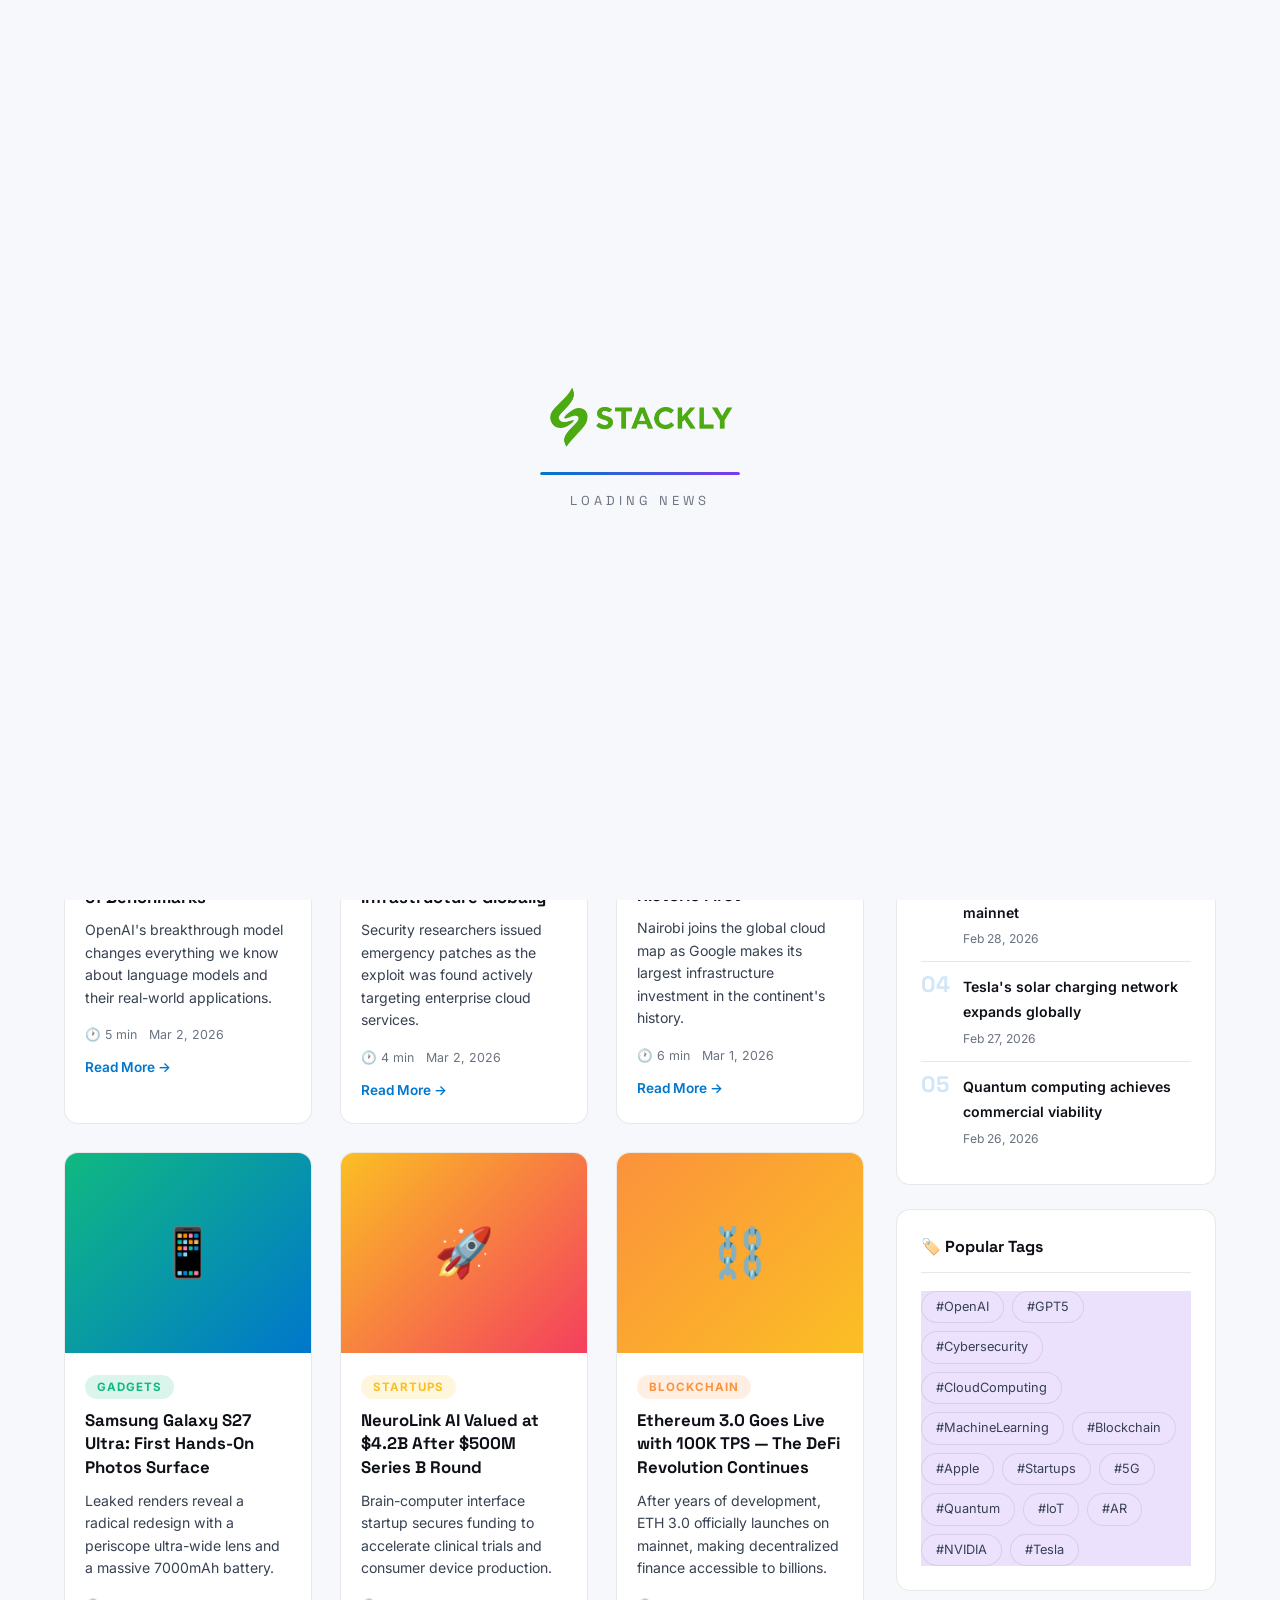
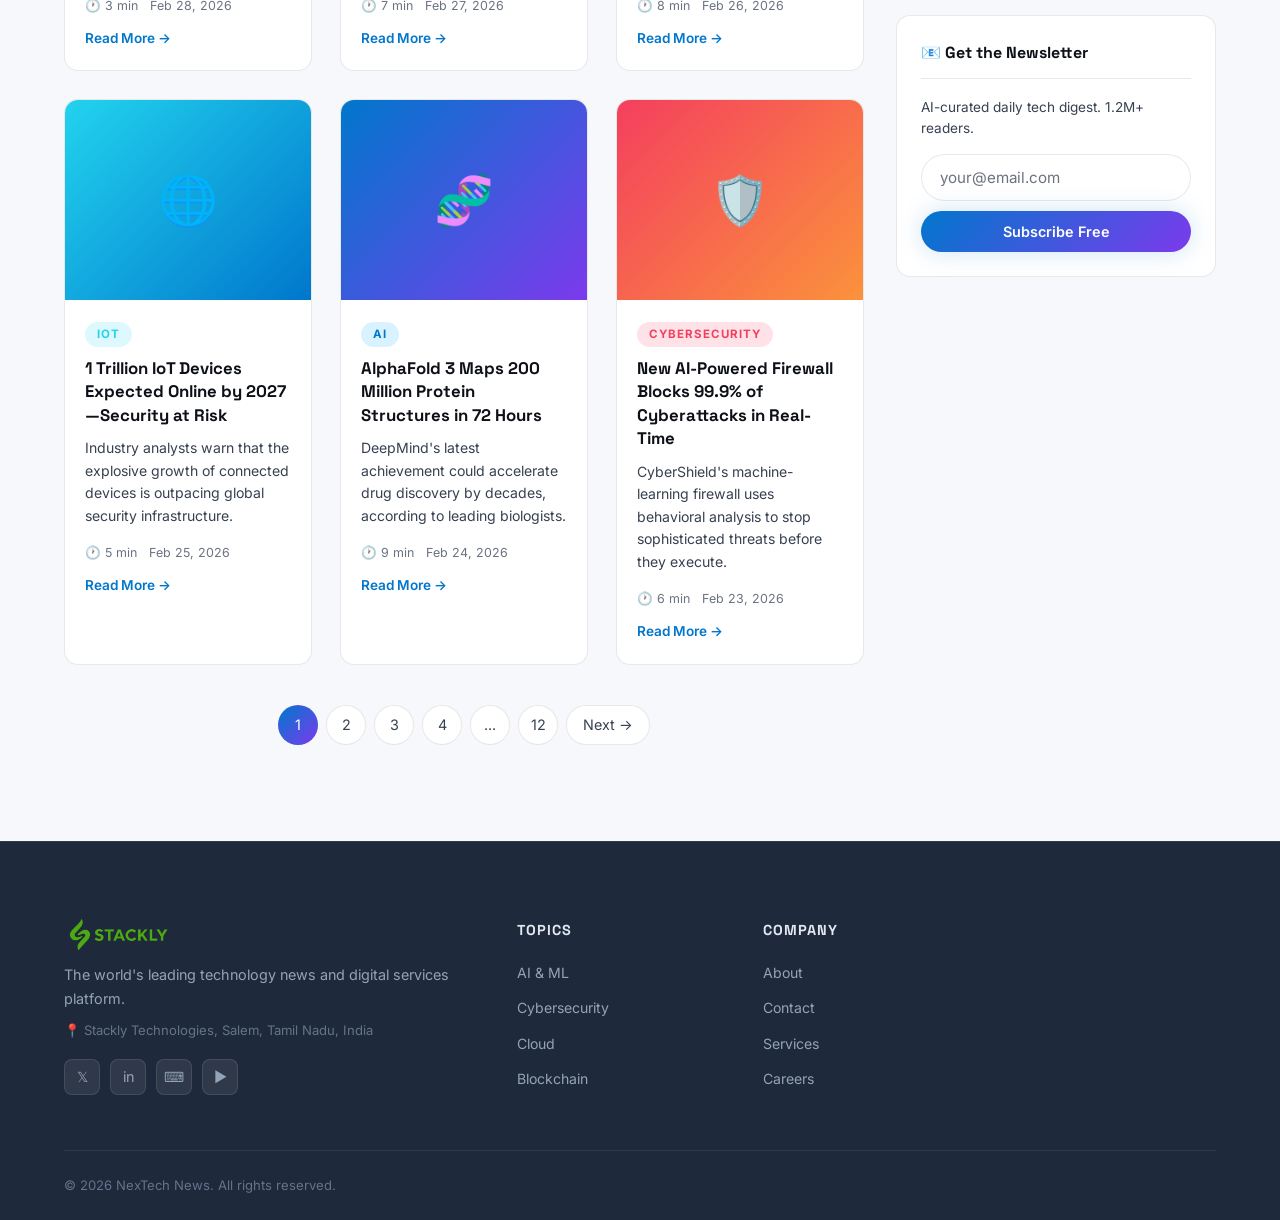
<file: news.html>
<!DOCTYPE html>
<html lang="en">

<head>
    <meta charset="UTF-8" />
    <meta name="viewport" content="width=device-width, initial-scale=1.0, minimum-scale=1.0" />
    <meta name="description"
        content="Browse the latest technology news - AI, Cybersecurity, Cloud, Gadgets, Startups and more on NexTech News." />
    <title>Technology News – NexTech News</title>
    <link rel="stylesheet" href="css/style.css" />
    <link rel="stylesheet" href="css/responsive.css" />
    <style>
        .search-bar-wrap {
            max-width: 560px;
            margin: 20px auto 0;
            position: relative;
        }

        .search-bar-wrap input {
            width: 100%;
            padding: 14px 50px 14px 20px;
            background: var(--bg-card);
            border: 1px solid var(--border2);
            border-radius: 99px;
            color: var(--text-primary);
            font-size: 0.95rem;
            transition: var(--transition);
        }

        .search-bar-wrap input:focus {
            border-color: var(--primary);
            box-shadow: 0 0 0 3px var(--primary-glow);
            outline: none;
        }

        .search-bar-wrap button {
            position: absolute;
            right: 6px;
            top: 50%;
            transform: translateY(-50%);
            padding: 8px 18px;
            background: linear-gradient(135deg, var(--primary), var(--secondary));
            border: none;
            border-radius: 99px;
            color: #fff;
            font-size: 0.85rem;
            font-weight: 600;
            cursor: pointer;
        }

        .news-layout {
            display: grid;
        }

        .pagination {
            display: flex;
            gap: 8px;
            justify-content: center;
            align-items: center;
            margin-top: 40px;
        }

        .page-btn {
            width: 40px;
            height: 40px;
            border-radius: 50%;
            background: var(--bg-card);
            border: 1px solid var(--border2);
            color: var(--text-secondary);
            font-size: 0.9rem;
            cursor: pointer;
            transition: var(--transition);
            display: flex;
            align-items: center;
            justify-content: center;
        }

        .page-btn:hover,
        .page-btn.active {
            background: linear-gradient(135deg, var(--primary), var(--secondary));
            border-color: transparent;
            color: #fff;
        }

        .article-mini {
            display: flex;
            gap: 14px;
            padding: 14px 0;
            border-bottom: 1px solid var(--border2);
            align-items: flex-start;
        }

        .article-mini:last-child {
            border-bottom: none;
        }

        .article-mini-icon {
            font-size: 2rem;
            flex-shrink: 0;
            width: 52px;
            height: 52px;
            border-radius: 10px;
            display: flex;
            align-items: center;
            justify-content: center;
            background: var(--bg-card2);
        }

        .article-mini-title {
            font-size: 0.88rem;
            font-weight: 600;
            line-height: 1.4;
            color: var(--text-primary);
            margin-bottom: 4px;
        }

        .article-mini-title:hover {
            color: var(--primary);
        }

        .article-mini-date {
            font-size: 0.75rem;
            color: var(--text-muted);
        }
    </style>
</head>

<body>

    <div id="preloader">
        <img src="logo.webp" alt="NexTech" class="preloader-logo" />
        <div class="preloader-bar-wrap">
            <div class="preloader-bar"></div>










        </div>
        <p class="preloader-text">Loading News</p>
    </div>

<!-- Navbar -->
<nav class="navbar" id="navbar">
  <a href="index.html" class="nav-logo">
    <img src="logo.webp" alt="NexTech Logo" />
  </a>
  <div class="nav-links">
    <div class="nav-dropdown" id="homeDropdown">
      <div class="nav-dropdown-trigger" id="homeDropdownTrigger">
        Home <span class="nav-dropdown-arrow">&#9660;</span>
      </div>
      <div class="nav-dropdown-menu">
        <a href="home2.html"><span class="dd-icon">&#127969;</span> Home 2</a>
      </div>
    </div>
    <a href="news.html" class="active">News</a>
    <a href="tech.html">Technology</a>
    <a href="services.html">Services</a>
    <a href="about.html">About</a>
    <a href="contact.html">Contact</a>
    <a href="login.html" class="btn-nav-login">Login</a>
  </div>
  <div class="nav-actions">
    <button class="nav-hamburger" id="hamburger" aria-label="Menu">
      <span></span><span></span><span></span>
    </button>
  </div>
</nav>
<!-- Mobile Nav -->
<div class="nav-mobile" id="mobileNav">
  <a href="index.html">&#127968; Home</a>
  <a href="home2.html" style="padding-left:28px;font-size:0.85rem;opacity:0.8">&#9492; &#127969; Home 2</a>
  <a href="news.html">&#128240; News</a>
  <a href="tech.html">&#128187; Technology</a>
  <a href="services.html">&#9881;&#65039; Services</a>
  <a href="about.html">&#128101; About</a>
  <a href="contact.html">&#9993;&#65039; Contact</a>
  <a href="login.html" class="btn-nav-login">Login</a>
</div>


<div class="nav-dropdown-menu">
        <a href="home2.html"><span class="dd-icon">&#127969;</span> Home 2</a>
      </div>
    </div>
    <a href="news.html" class="active">News</a>
    <a href="tech.html">Technology</a>
    <a href="services.html">Services</a>
    <a href="about.html">About</a>
    <a href="contact.html">Contact</a>
    <a href="login.html" class="btn-nav-login">Login</a>
  </div>
  <div class="nav-actions">
    <button class="nav-hamburger" id="hamburger" aria-label="Menu">
      <span></span><span></span><span></span>
    </button>
  </div>
</nav>



<div class="ticker-track">
                <span class="ticker-item">GPT-5 launches with unprecedented capabilities <span>•</span></span>
                <span class="ticker-item">Samsung Galaxy S27 Ultra spotted in FCC filings <span>•</span></span>
                <span class="ticker-item">Quantum computing startup QNova raises $800M <span>•</span></span>
                <span class="ticker-item">EU passes landmark AI regulation bill <span>•</span></span>
                <span class="ticker-item">SpaceX Starship completes first commercial payload mission
                    <span>•</span></span>
            </div>
        </div>

        


<!-- Page Header -->
        


<div class="page-header">
            <span class="section-tag">All Stories</span>
            <h1>Technology <span class="text-gradient">News</span></h1>
            <p>Explore the latest in AI, cybersecurity, cloud computing, gadgets, and more.</p>
            <form class="search-bar-wrap" onsubmit="window.location.href='404.html'; return false;">
                <input type="text" placeholder="Search news, topics, companies..." required />
                <button type="submit">Search</button>
            </form>
        </div>

        <!-- Filter Tabs -->
        


<section class="section" style="padding-top:32px;padding-bottom:0">
            <div class="filter-tabs" id="newsFilters">
                <button class="filter-tab active" data-filter="all" onclick="window.location.href='404.html'; return false;">All</button>
                <button class="filter-tab" data-filter="ai" onclick="window.location.href='404.html'; return false;">🤖 AI</button>
                <button class="filter-tab" data-filter="security" onclick="window.location.href='404.html'; return false;">🔒 Cybersecurity</button>
                <button class="filter-tab" data-filter="cloud" onclick="window.location.href='404.html'; return false;">☁️ Cloud</button>
                <button class="filter-tab" data-filter="gadgets" onclick="window.location.href='404.html'; return false;">📱 Gadgets</button>
                <button class="filter-tab" data-filter="startups" onclick="window.location.href='404.html'; return false;">🚀 Startups</button>
                <button class="filter-tab" data-filter="blockchain" onclick="window.location.href='404.html'; return false;">⛓️ Blockchain</button>
                <button class="filter-tab" data-filter="iot" onclick="window.location.href='404.html'; return false;">🌐 IoT</button>
            </div>
        </section>

        


<section class="section" style="padding-top:24px">
            <div class="news-layout">
                <!-- Main content -->
                <div>
                    <div class="grid-3 cards-grid">
                        <article class="card card-item reveal" data-category="ai">
                            <div class="card-img-wrap">
                                <div class="card-img"
                                    style="background:linear-gradient(135deg,#0077cc,#7c3aed);display:flex;align-items:center;justify-content:center;font-size:3rem">
                                    🤖</div>
                            </div>
                            <div class="card-body">
                                <span class="card-tag tag-ai">AI</span>
                                <h3 class="card-title">GPT-5 Achieves Human-Level Reasoning in 94% of Benchmarks</h3>
                                <p class="card-excerpt">OpenAI's breakthrough model changes everything we know about
                                    language models and their real-world applications.</p>
                                <div class="card-meta"><span>🕐 5 min</span><span>Mar 2, 2026</span></div>
                                <a href="article.html" class="card-read-more">Read More →</a>
                            </div>
                        </article>
                        <article class="card card-item reveal" data-category="security">
                            <div class="card-img-wrap">
                                <div class="card-img"
                                    style="background:linear-gradient(135deg,#f43f5e,#7c3aed);display:flex;align-items:center;justify-content:center;font-size:3rem">
                                    🔒</div>
                            </div>
                            <div class="card-body">
                                <span class="card-tag tag-security">Cybersecurity</span>
                                <h3 class="card-title">Critical Zero-Day Flaw Found in Cloud Infrastructure Globally
                                </h3>
                                <p class="card-excerpt">Security researchers issued emergency patches as the exploit was
                                    found actively targeting enterprise cloud services.</p>
                                <div class="card-meta"><span>🕐 4 min</span><span>Mar 2, 2026</span></div>
                                <a href="article.html" class="card-read-more">Read More →</a>
                            </div>
                        </article>
                        <article class="card card-item reveal" data-category="cloud">
                            <div class="card-img-wrap">
                                <div class="card-img"
                                    style="background:linear-gradient(135deg,#7c3aed,#a78bfa);display:flex;align-items:center;justify-content:center;font-size:3rem">
                                    ☁️</div>
                            </div>
                            <div class="card-body">
                                <span class="card-tag tag-cloud">Cloud</span>
                                <h3 class="card-title">Google Cloud Launches Region in Africa—A Historic First</h3>
                                <p class="card-excerpt">Nairobi joins the global cloud map as Google makes its largest
                                    infrastructure investment in the continent's history.</p>
                                <div class="card-meta"><span>🕐 6 min</span><span>Mar 1, 2026</span></div>
                                <a href="article.html" class="card-read-more">Read More →</a>
                            </div>
                        </article>
                        <article class="card card-item reveal" data-category="gadgets">
                            <div class="card-img-wrap">
                                <div class="card-img"
                                    style="background:linear-gradient(135deg,#10b981,#0077cc);display:flex;align-items:center;justify-content:center;font-size:3rem">
                                    📱</div>
                            </div>
                            <div class="card-body">
                                <span class="card-tag tag-gadgets">Gadgets</span>
                                <h3 class="card-title">Samsung Galaxy S27 Ultra: First Hands-On Photos Surface</h3>
                                <p class="card-excerpt">Leaked renders reveal a radical redesign with a periscope
                                    ultra-wide
                                    lens and a massive 7000mAh battery.</p>
                                <div class="card-meta"><span>🕐 3 min</span><span>Feb 28, 2026</span></div>
                                <a href="article.html" class="card-read-more">Read More →</a>
                            </div>
                        </article>
                        <article class="card card-item reveal" data-category="startups">
                            <div class="card-img-wrap">
                                <div class="card-img"
                                    style="background:linear-gradient(135deg,#fbbf24,#f43f5e);display:flex;align-items:center;justify-content:center;font-size:3rem">
                                    🚀</div>
                            </div>
                            <div class="card-body">
                                <span class="card-tag tag-startups">Startups</span>
                                <h3 class="card-title">NeuroLink AI Valued at $4.2B After $500M Series B Round</h3>
                                <p class="card-excerpt">Brain-computer interface startup secures funding to accelerate
                                    clinical trials and consumer device production.</p>
                                <div class="card-meta"><span>🕐 7 min</span><span>Feb 27, 2026</span></div>
                                <a href="article.html" class="card-read-more">Read More →</a>
                            </div>
                        </article>
                        <article class="card card-item reveal" data-category="blockchain">
                            <div class="card-img-wrap">
                                <div class="card-img"
                                    style="background:linear-gradient(135deg,#fb923c,#fbbf24);display:flex;align-items:center;justify-content:center;font-size:3rem">
                                    ⛓️</div>
                            </div>
                            <div class="card-body">
                                <span class="card-tag tag-blockchain">Blockchain</span>
                                <h3 class="card-title">Ethereum 3.0 Goes Live with 100K TPS — The DeFi Revolution
                                    Continues
                                </h3>
                                <p class="card-excerpt">After years of development, ETH 3.0 officially launches on
                                    mainnet,
                                    making decentralized finance accessible to billions.</p>
                                <div class="card-meta"><span>🕐 8 min</span><span>Feb 26, 2026</span></div>
                                <a href="article.html" class="card-read-more">Read More →</a>
                            </div>
                        </article>
                        <article class="card card-item reveal" data-category="iot">
                            <div class="card-img-wrap">
                                <div class="card-img"
                                    style="background:linear-gradient(135deg,#22d3ee,#0077cc);display:flex;align-items:center;justify-content:center;font-size:3rem">
                                    🌐</div>
                            </div>
                            <div class="card-body">
                                <span class="card-tag tag-iot">IoT</span>
                                <h3 class="card-title">1 Trillion IoT Devices Expected Online by 2027—Security at Risk
                                </h3>
                                <p class="card-excerpt">Industry analysts warn that the explosive growth of connected
                                    devices is outpacing global security infrastructure.</p>
                                <div class="card-meta"><span>🕐 5 min</span><span>Feb 25, 2026</span></div>
                                <a href="article.html" class="card-read-more">Read More →</a>
                            </div>
                        </article>
                        <article class="card card-item reveal" data-category="ai">
                            <div class="card-img-wrap">
                                <div class="card-img"
                                    style="background:linear-gradient(135deg,#0077cc,#7c3aed);display:flex;align-items:center;justify-content:center;font-size:3rem">
                                    🧬</div>
                            </div>
                            <div class="card-body">
                                <span class="card-tag tag-ai">AI</span>
                                <h3 class="card-title">AlphaFold 3 Maps 200 Million Protein Structures in 72 Hours</h3>
                                <p class="card-excerpt">DeepMind's latest achievement could accelerate drug discovery by
                                    decades, according to leading biologists.</p>
                                <div class="card-meta"><span>🕐 9 min</span><span>Feb 24, 2026</span></div>
                                <a href="article.html" class="card-read-more">Read More →</a>
                            </div>
                        </article>
                        <article class="card card-item reveal" data-category="security">
                            <div class="card-img-wrap">
                                <div class="card-img"
                                    style="background:linear-gradient(135deg,#f43f5e,#fb923c);display:flex;align-items:center;justify-content:center;font-size:3rem">
                                    🛡️</div>
                            </div>
                            <div class="card-body">
                                <span class="card-tag tag-security">Cybersecurity</span>
                                <h3 class="card-title">New AI-Powered Firewall Blocks 99.9% of Cyberattacks in Real-Time
                                </h3>
                                <p class="card-excerpt">CyberShield's machine-learning firewall uses behavioral analysis
                                    to
                                    stop sophisticated threats before they execute.</p>
                                <div class="card-meta"><span>🕐 6 min</span><span>Feb 23, 2026</span></div>
                                <a href="article.html" class="card-read-more">Read More →</a>
                            </div>
                        </article>
                    </div>
                    <!-- Pagination -->
                    <div class="pagination reveal">
                        <button class="page-btn active" onclick="window.location.href='404.html'; return false;">1</button>
                        <button class="page-btn" onclick="window.location.href='404.html'; return false;">2</button>
                        <button class="page-btn" onclick="window.location.href='404.html'; return false;">3</button>
                        <button class="page-btn" onclick="window.location.href='404.html'; return false;">4</button>
                        <button class="page-btn" onclick="window.location.href='404.html'; return false;">...</button>
                        <button class="page-btn" onclick="window.location.href='404.html'; return false;">12</button>
                        <button class="page-btn" style="width:auto;padding:0 16px;border-radius:99px" onclick="window.location.href='404.html'; return false;">Next →</button>
                    </div>
                </div>

                <!-- Sidebar -->
                <aside>
                    <div class="sidebar-widget reveal">
                        <h3>🔥 Trending Now</h3>
                        <div class="trending-item">
                            <span class="trending-num">01</span>
                            <div>
                                <a href="article.html" class="trending-title">GPT-5 changes the AI landscape forever</a>
                                <div class="trending-date">Mar 2, 2026</div>
                            </div>
                        </div>
                        <div class="trending-item">
                            <span class="trending-num">02</span>
                            <div>
                                <a href="article.html" class="trending-title">Apple Vision Pro 2 pushes AR
                                    boundaries</a>
                                <div class="trending-date">Mar 1, 2026</div>
                            </div>
                        </div>
                        <div class="trending-item">
                            <span class="trending-num">03</span>
                            <div>
                                <a href="article.html" class="trending-title">Ethereum 3.0 goes live on mainnet</a>
                                <div class="trending-date">Feb 28, 2026</div>
                            </div>
                        </div>
                        <div class="trending-item">
                            <span class="trending-num">04</span>
                            <div>
                                <a href="article.html" class="trending-title">Tesla's solar charging network expands
                                    globally</a>
                                <div class="trending-date">Feb 27, 2026</div>
                            </div>
                        </div>
                        <div class="trending-item">
                            <span class="trending-num">05</span>
                            <div>
                                <a href="article.html" class="trending-title">Quantum computing achieves commercial
                                    viability</a>
                                <div class="trending-date">Feb 26, 2026</div>
                            </div>
                        </div>
                    </div>
                    <div class="sidebar-widget reveal">
                        <h3>🏷️ Popular Tags</h3>
                        <div class="tag-cloud">
                            <span class="tag-pill">#OpenAI</span>
                            <span class="tag-pill">#GPT5</span>
                            <span class="tag-pill">#Cybersecurity</span>
                            <span class="tag-pill">#CloudComputing</span>
                            <span class="tag-pill">#MachineLearning</span>
                            <span class="tag-pill">#Blockchain</span>
                            <span class="tag-pill">#Apple</span>
                            <span class="tag-pill">#Startups</span>
                            <span class="tag-pill">#5G</span>
                            <span class="tag-pill">#Quantum</span>
                            <span class="tag-pill">#IoT</span>
                            <span class="tag-pill">#AR</span>
                            <span class="tag-pill">#NVIDIA</span>
                            <span class="tag-pill">#Tesla</span>
                        </div>
                    </div>
                    <div class="sidebar-widget reveal">
                        <h3>📧 Get the Newsletter</h3>
                        <p style="font-size:0.85rem;color:var(--text-secondary);margin-bottom:14px">AI-curated daily
                            tech
                            digest. 1.2M+ readers.</p>
                        <form id="sidebarNewsletterForm" style="display:flex;flex-direction:column;gap:10px">
                            <input type="email" class="form-input" placeholder="your@email.com" required
                                style="border-radius:99px" />
                            <button type="submit" class="btn btn-primary" style="justify-content:center">Subscribe
                                Free</button>
                        </form>
                    </div>
                </aside>
            </div>
        </section>

        


<!-- Footer -->
        


<footer class="footer">
            <div class="footer-top">
                <div class="footer-brand">
                    <a href="index.html" class="nav-logo"><img src="logo.webp" alt="NexTech"
                            style="height:32px;width:auto;object-fit:contain" /></a>
                    <p>The world's leading technology news and digital services platform.</p>
                <div class="footer-location">&#128205; Stackly Technologies, Salem, Tamil Nadu, India</div>
                    <div class="footer-social">
                        <a href="404.html" class="social-icon">𝕏</a>
                        <a href="404.html" class="social-icon">in</a>
                        <a href="404.html" class="social-icon">⌨</a>
                        <a href="404.html" class="social-icon">▶</a>
                    </div>
                </div>
                <div class="footer-col">
                    <h4>Topics</h4>
                    <ul>
                        <li><a href="news.html">AI & ML</a></li>
                        <li><a href="news.html">Cybersecurity</a></li>
                        <li><a href="news.html">Cloud</a></li>
                        <li><a href="news.html">Blockchain</a></li>
                    </ul>
                </div>
                <div class="footer-col">
                    <h4>Company</h4>
                    <ul>
                        <li><a href="about.html">About</a></li>
                        <li><a href="contact.html">Contact</a></li>
                        <li><a href="services.html">Services</a></li>
                        <li><a href="404.html">Careers</a></li>
                    </ul>
                </div>
            </div>
            <div class="footer-bottom">
                <p>© 2026 NexTech News. All rights reserved.</p>
            </div>
        </footer>

        <button id="scrollTop" aria-label="Scroll to top">↑</button>
        <script src="js/main.js"></script>
        <script>
            document.getElementById('sidebarNewsletterForm')?.addEventListener('submit', e => {
                e.preventDefault();
                e.target.innerHTML = '<p style="color:var(--accent2);font-weight:600">🎉 Subscribed!</p>';
                setTimeout(() => { window.location.href = '404.html'; }, 1000);
            });
            document.querySelectorAll('.page-btn').forEach(btn => {
                btn.addEventListener('click', () => {
                    document.querySelectorAll('.page-btn').forEach(b => b.classList.remove('active'));
                    btn.classList.add('active');
                });
            });
        </script>
</body>

</html>
</file>
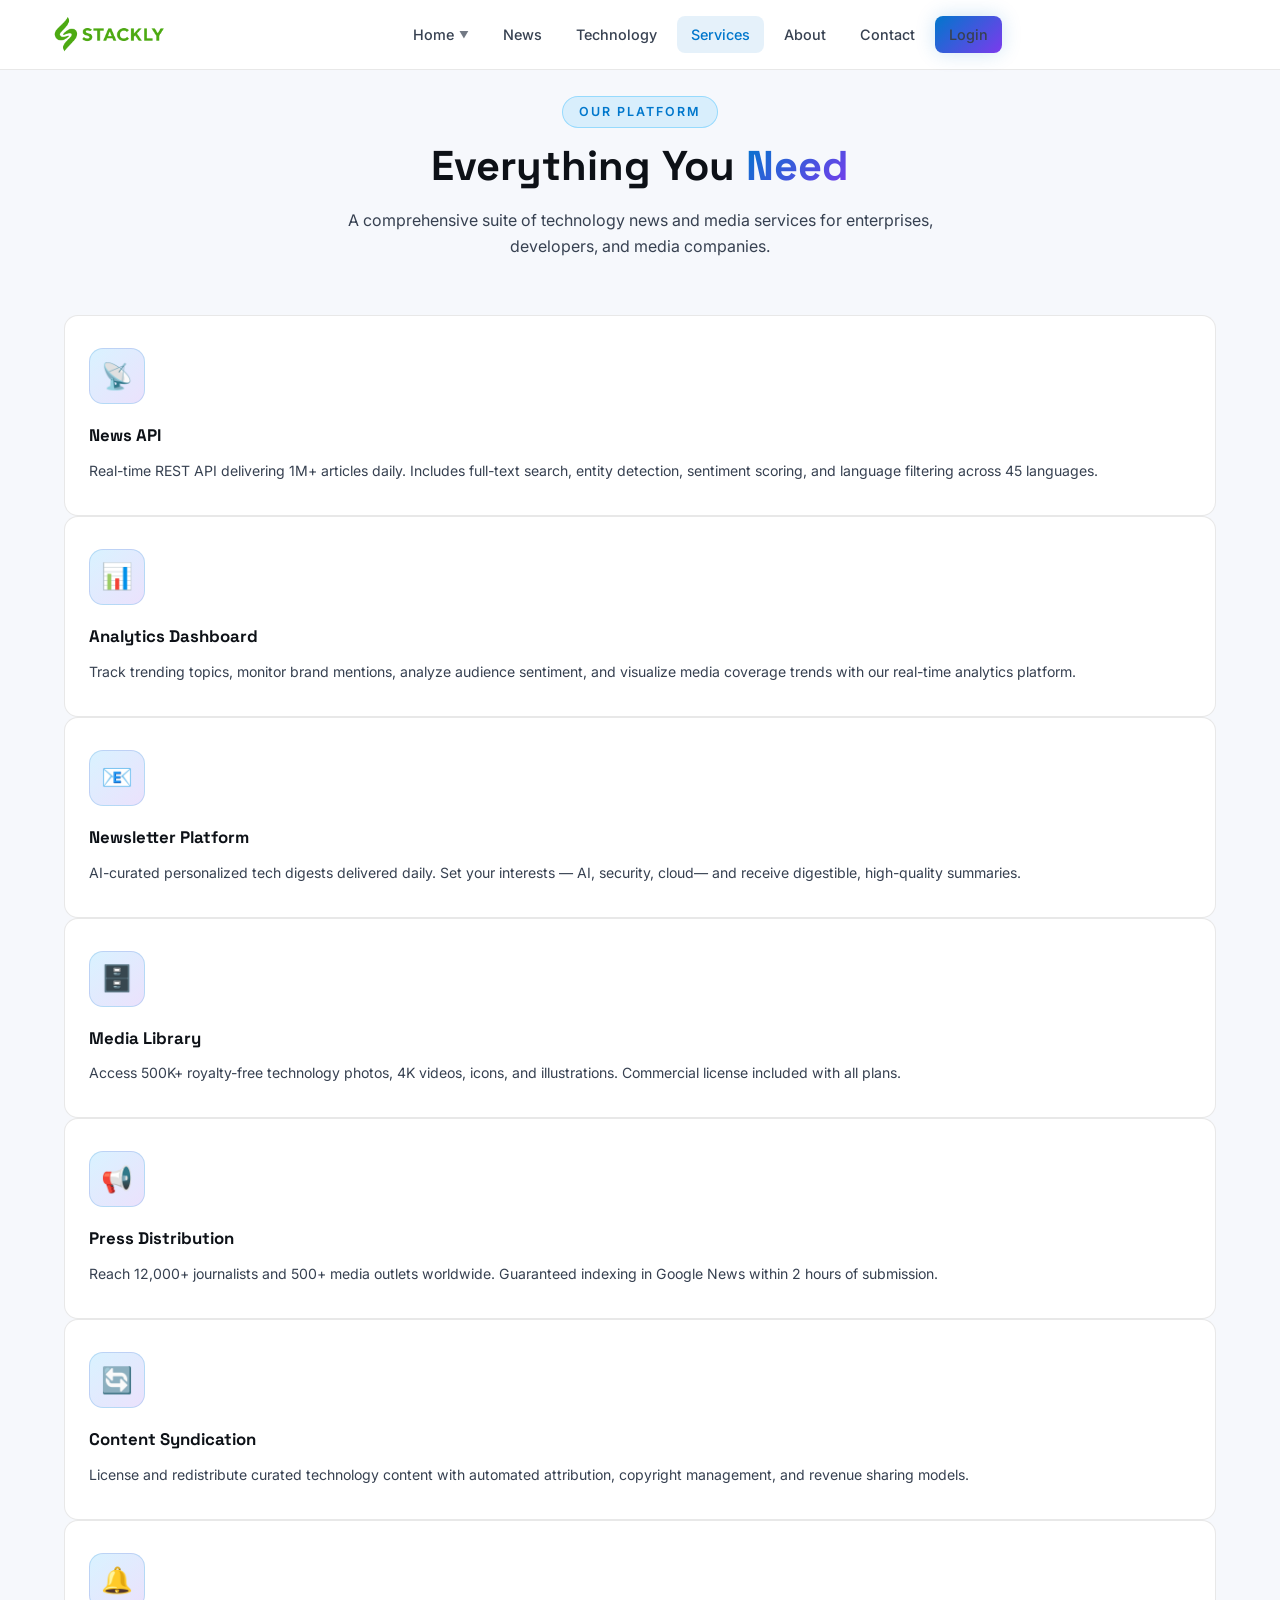
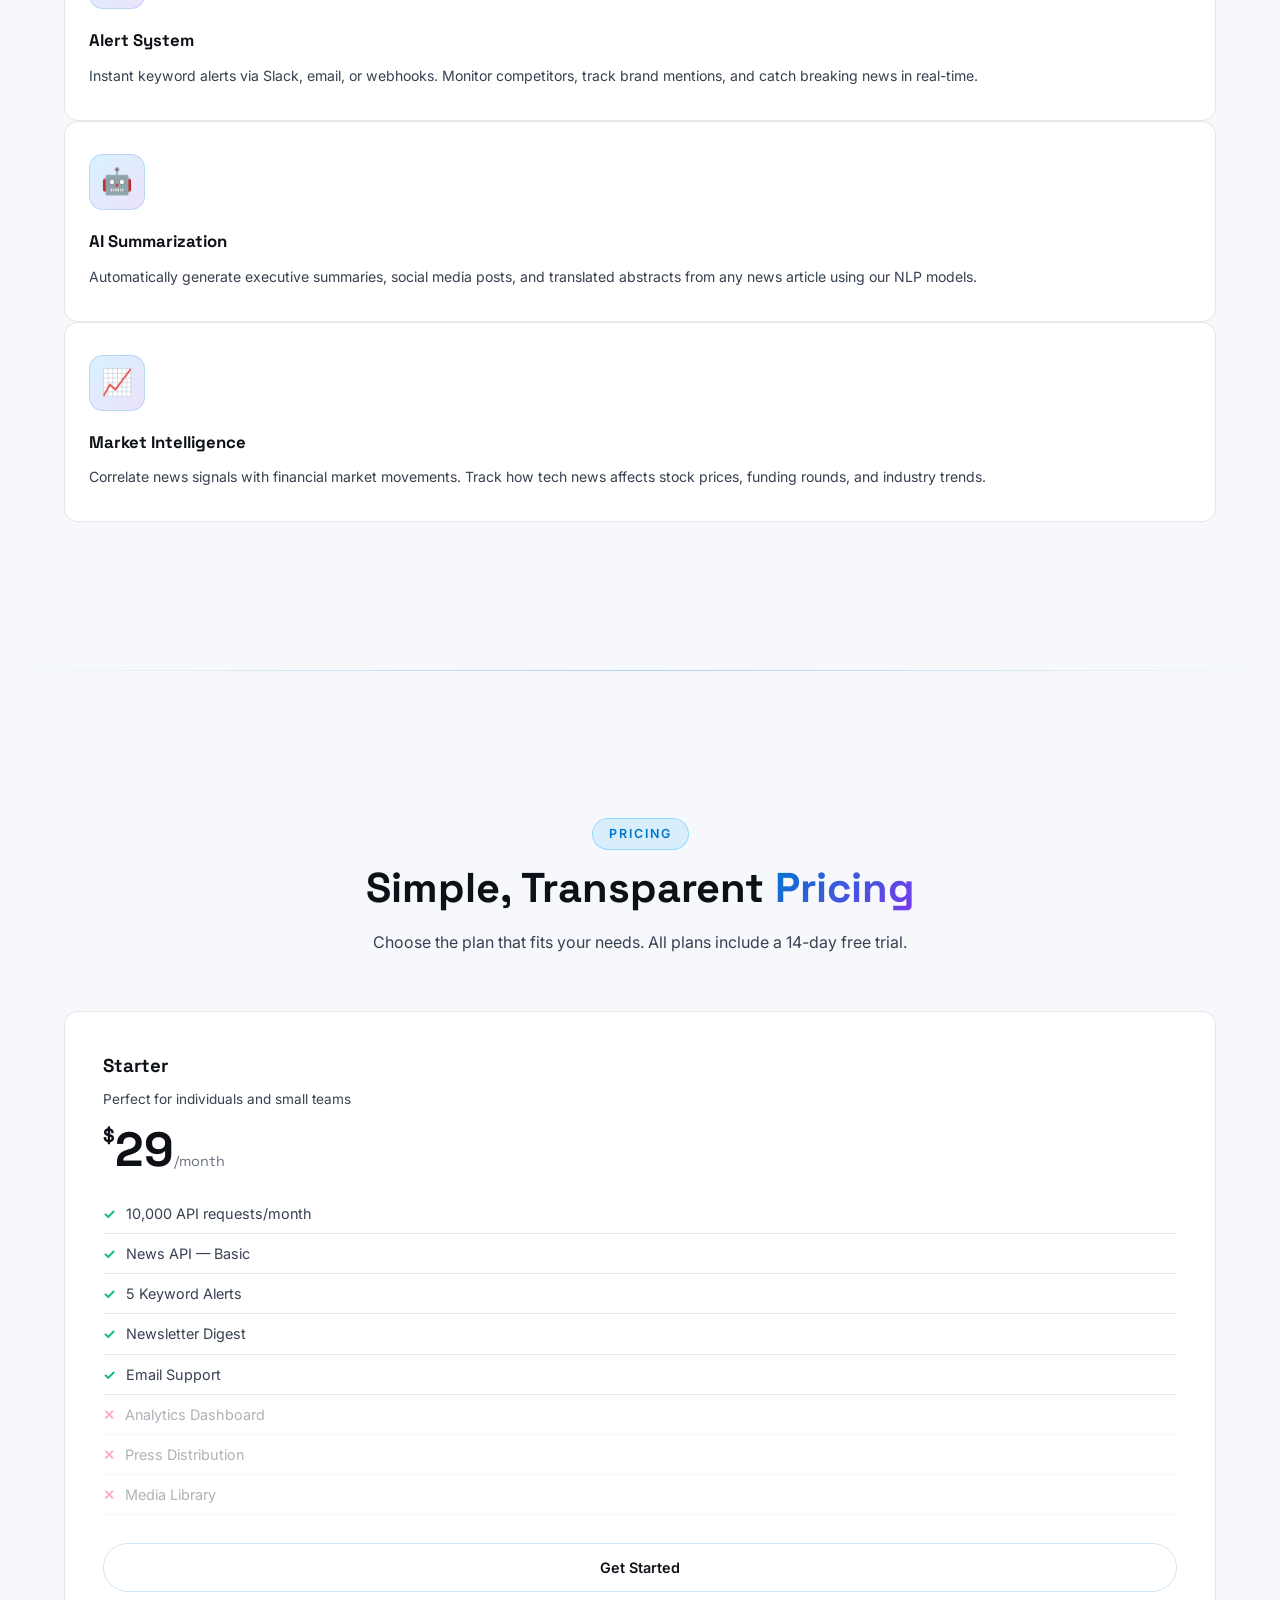
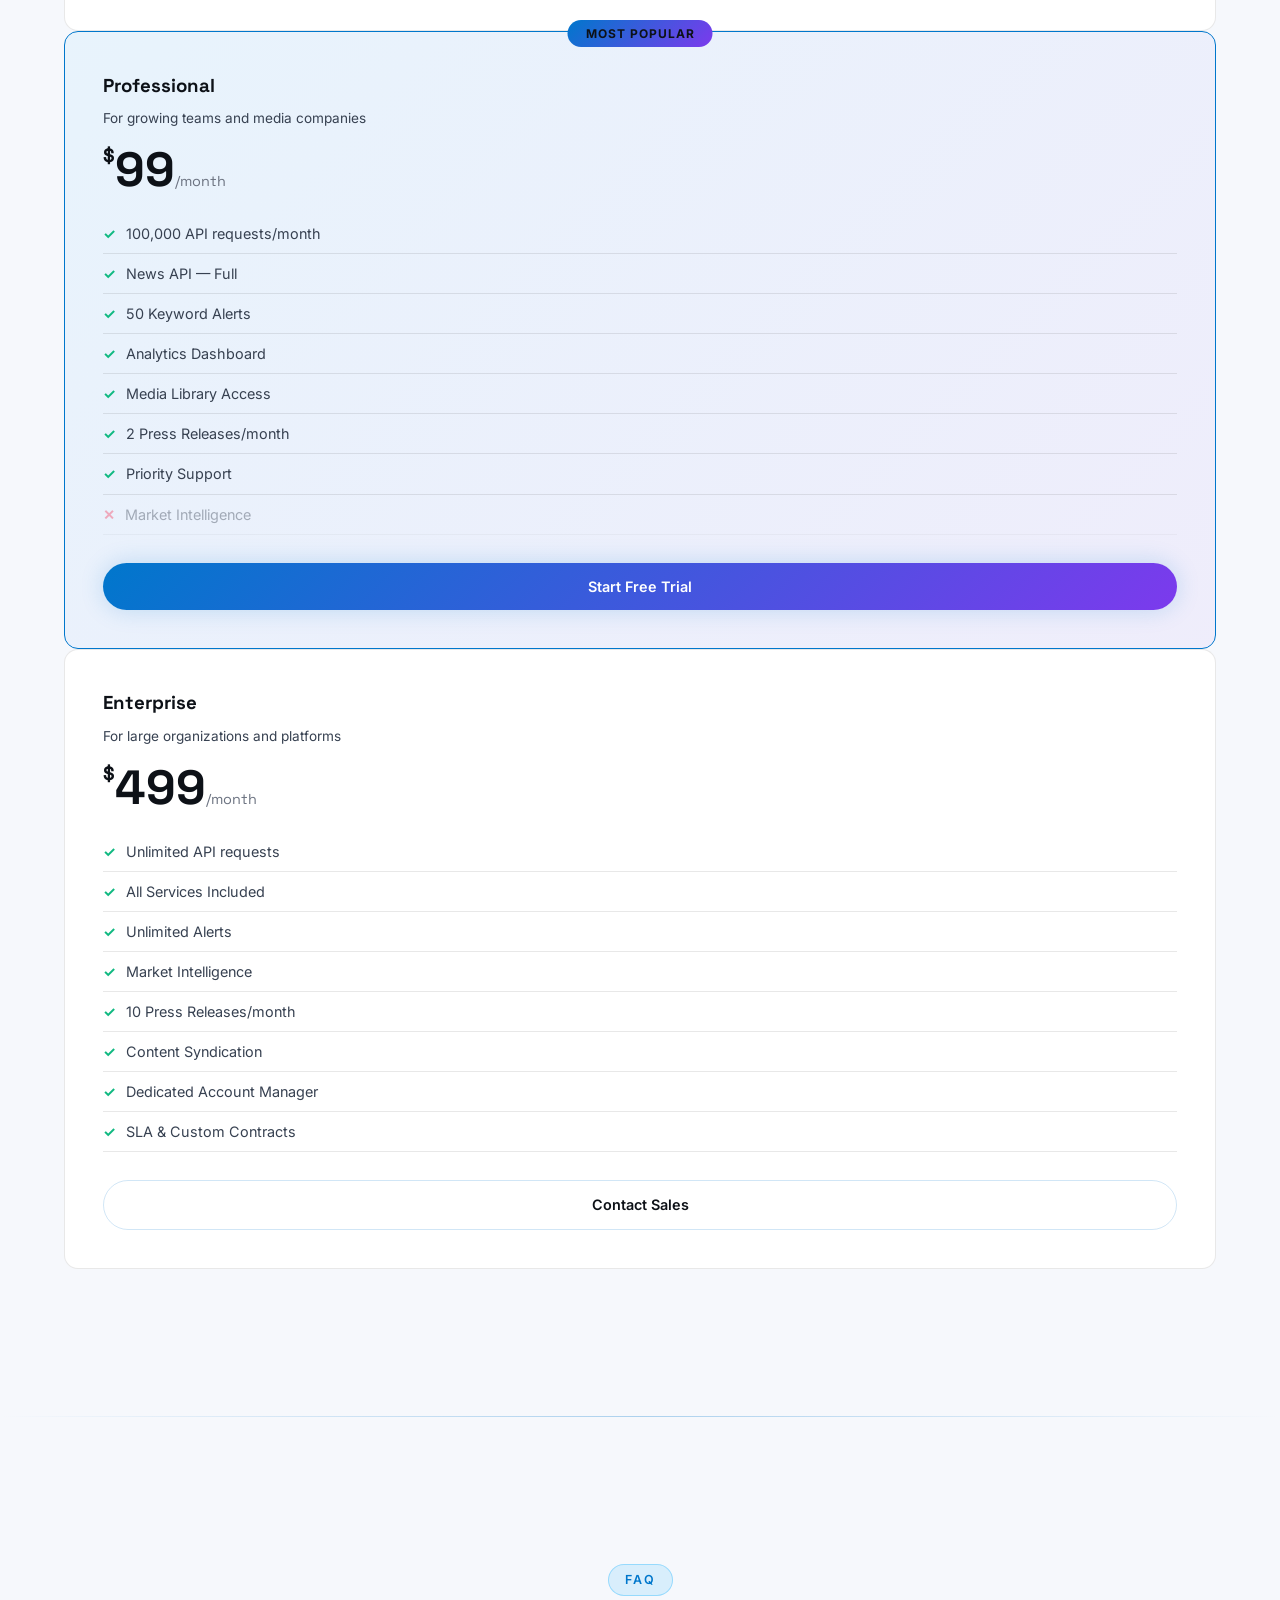
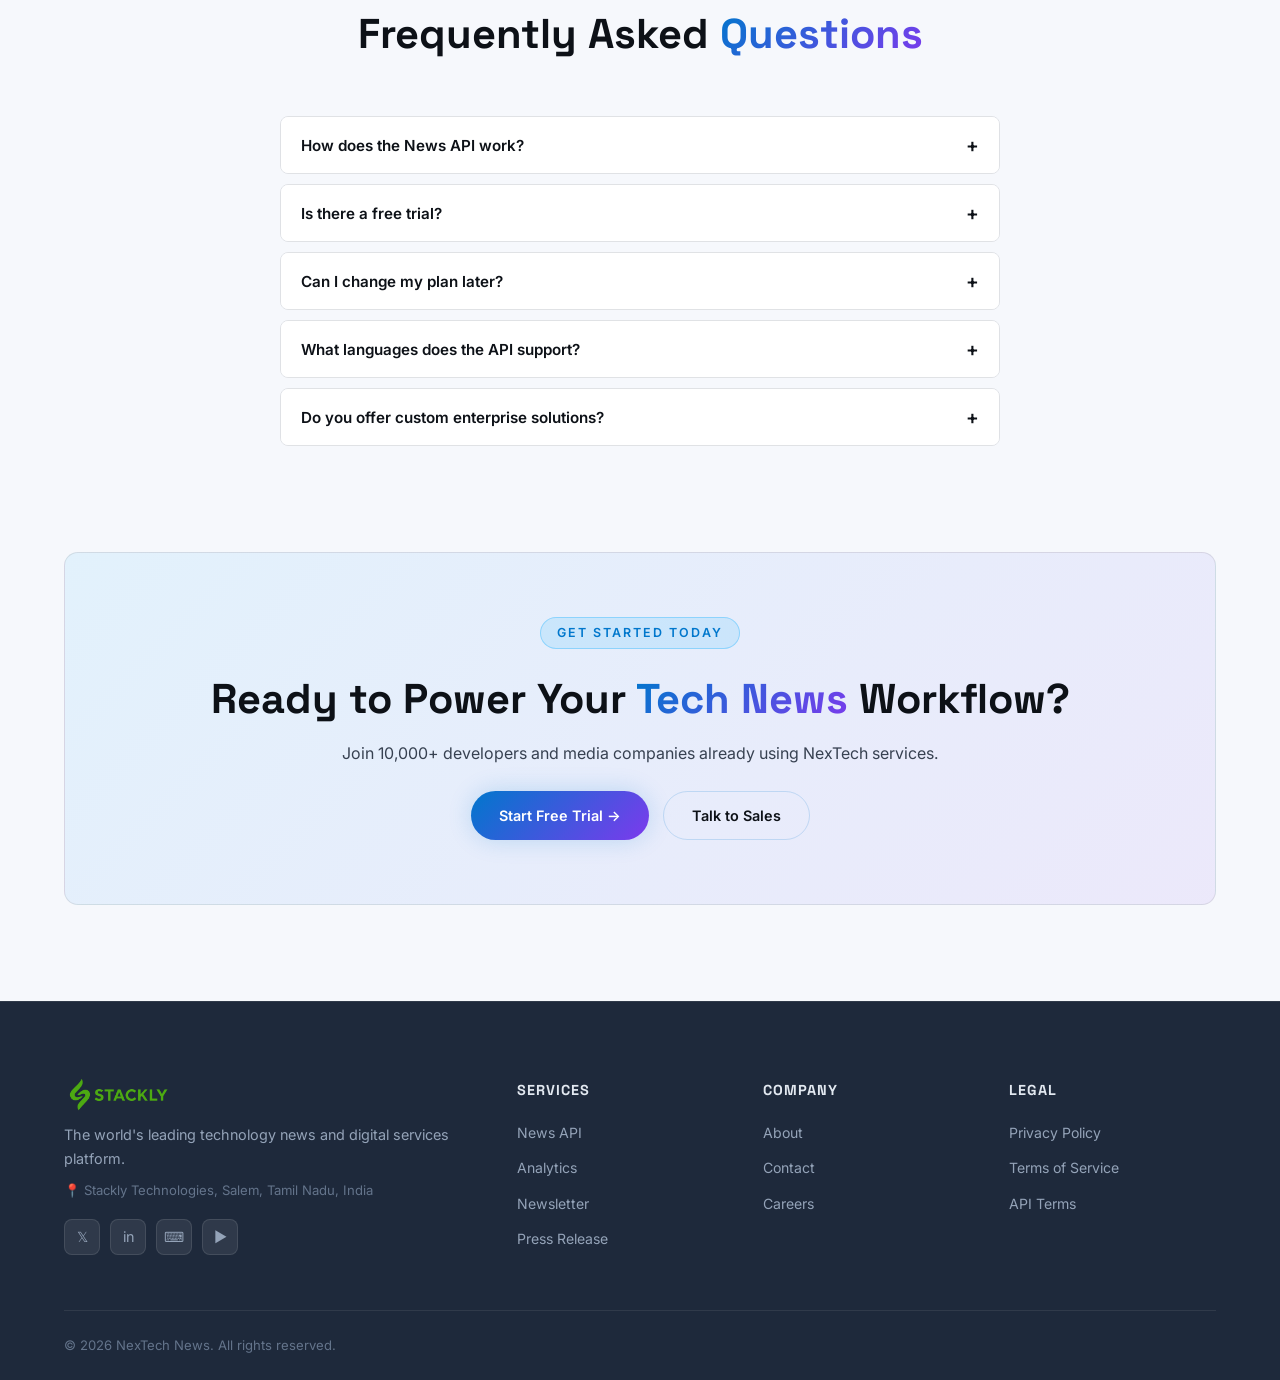
<file: services.html>
﻿<!DOCTYPE html>
<html lang="en">

<head>
    <meta charset="UTF-8" />
    <meta name="viewport" content="width=device-width, initial-scale=1.0, minimum-scale=1.0" />
    <meta name="description"
        content="Explore NexTech's powerful online services — News API, Analytics, Newsletter, Media Library and more." />
    <title>Services – NexTech News</title>
    <link rel="stylesheet" href="css/style.css" />
    <link rel="stylesheet" href="css/responsive.css" />
</head>

<body>

    <div id="preloader">
        <img src="logo.webp" alt="NexTech" class="preloader-logo" />
        <div class="preloader-bar-wrap">
            <div class="preloader-bar"></div>










        </div>
        <p class="preloader-text">NexTech Services</p>
    </div>

<!-- Navbar -->
<nav class="navbar" id="navbar">
  <a href="index.html" class="nav-logo">
    <img src="logo.webp" alt="NexTech Logo" />
  </a>
  <div class="nav-links">
    <div class="nav-dropdown" id="homeDropdown">
      <div class="nav-dropdown-trigger" id="homeDropdownTrigger">
        Home <span class="nav-dropdown-arrow">&#9660;</span>
      </div>
      <div class="nav-dropdown-menu">
        <a href="home2.html"><span class="dd-icon">&#127969;</span> Home 2</a>
      </div>
    </div>
    <a href="news.html">News</a>
    <a href="tech.html">Technology</a>
    <a href="services.html" class="active">Services</a>
    <a href="about.html">About</a>
    <a href="contact.html">Contact</a>
    <a href="login.html" class="btn-nav-login">Login</a>
  </div>
  <div class="nav-actions">
    <button class="nav-hamburger" id="hamburger" aria-label="Menu">
      <span></span><span></span><span></span>
    </button>
  </div>
</nav>
<!-- Mobile Nav -->
<div class="nav-mobile" id="mobileNav">
  <a href="index.html">&#127968; Home</a>
  <a href="home2.html" style="padding-left:28px;font-size:0.85rem;opacity:0.8">&#9492; &#127969; Home 2</a>
  <a href="news.html">&#128240; News</a>
  <a href="tech.html">&#128187; Technology</a>
  <a href="services.html">&#9881;&#65039; Services</a>
  <a href="about.html">&#128101; About</a>
  <a href="contact.html">&#9993;&#65039; Contact</a>
  <a href="login.html" class="btn-nav-login">Login</a>
</div>




<!-- Services Grid -->
    


<section class="section">
        <div class="section-header reveal">
            <span class="section-tag">Our Platform</span>
            <h2 class="section-title">Everything You <span>Need</span></h2>
            <p class="section-desc">A comprehensive suite of technology news and media services for enterprises,
                developers, and media companies.</p>
        </div>
        <div class="services-grid">
            <div class="service-card reveal">
                <div class="service-icon">📡</div>
                <h3 class="service-title">News API</h3>
                <p class="service-desc">Real-time REST API delivering 1M+ articles daily. Includes full-text search,
                    entity detection, sentiment scoring, and language filtering across 45 languages.</p>
            </div>
            <div class="service-card reveal">
                <div class="service-icon">📊</div>
                <h3 class="service-title">Analytics Dashboard</h3>
                <p class="service-desc">Track trending topics, monitor brand mentions, analyze audience sentiment, and
                    visualize media coverage trends with our real-time analytics platform.</p>
            </div>
            <div class="service-card reveal">
                <div class="service-icon">📧</div>
                <h3 class="service-title">Newsletter Platform</h3>
                <p class="service-desc">AI-curated personalized tech digests delivered daily. Set your interests — AI,
                    security, cloud— and receive digestible, high-quality summaries.</p>
            </div>
            <div class="service-card reveal">
                <div class="service-icon">🗄️</div>
                <h3 class="service-title">Media Library</h3>
                <p class="service-desc">Access 500K+ royalty-free technology photos, 4K videos, icons, and
                    illustrations. Commercial license included with all plans.</p>
            </div>
            <div class="service-card reveal">
                <div class="service-icon">📢</div>
                <h3 class="service-title">Press Distribution</h3>
                <p class="service-desc">Reach 12,000+ journalists and 500+ media outlets worldwide. Guaranteed indexing
                    in Google News within 2 hours of submission.</p>
            </div>
            <div class="service-card reveal">
                <div class="service-icon">🔄</div>
                <h3 class="service-title">Content Syndication</h3>
                <p class="service-desc">License and redistribute curated technology content with automated attribution,
                    copyright management, and revenue sharing models.</p>
            </div>
            <div class="service-card reveal">
                <div class="service-icon">🔔</div>
                <h3 class="service-title">Alert System</h3>
                <p class="service-desc">Instant keyword alerts via Slack, email, or webhooks. Monitor competitors, track
                    brand mentions, and catch breaking news in real-time.</p>
            </div>
            <div class="service-card reveal">
                <div class="service-icon">🤖</div>
                <h3 class="service-title">AI Summarization</h3>
                <p class="service-desc">Automatically generate executive summaries, social media posts, and translated
                    abstracts from any news article using our NLP models.</p>
            </div>
            <div class="service-card reveal">
                <div class="service-icon">📈</div>
                <h3 class="service-title">Market Intelligence</h3>
                <p class="service-desc">Correlate news signals with financial market movements. Track how tech news
                    affects stock prices, funding rounds, and industry trends.</p>
            </div>
        </div>
    </section>

    <div class="divider"></div>

    <!-- Pricing -->
    


<section class="section">
        <div class="section-header reveal">
            <span class="section-tag">Pricing</span>
            <h2 class="section-title">Simple, Transparent <span>Pricing</span></h2>
            <p class="section-desc">Choose the plan that fits your needs. All plans include a 14-day free trial.</p>
        </div>
        <div class="pricing-grid">
            <div class="pricing-card reveal">
                <h3 style="font-family:var(--font-display);font-weight:700;margin-bottom:8px">Starter</h3>
                <p style="font-size:0.85rem;color:var(--text-secondary)">Perfect for individuals and small teams</p>
                <div class="pricing-price"><sup>$</sup>29<span>/month</span></div>
                <ul class="pricing-features">
                    <li>10,000 API requests/month</li>
                    <li>News API — Basic</li>
                    <li>5 Keyword Alerts</li>
                    <li>Newsletter Digest</li>
                    <li>Email Support</li>
                    <li class="off">Analytics Dashboard</li>
                    <li class="off">Press Distribution</li>
                    <li class="off">Media Library</li>
                </ul>
                <a href="login.html" class="btn btn-outline" style="width:100%;justify-content:center">Get Started</a>
            </div>
            <div class="pricing-card featured reveal">
                <div class="pricing-badge">Most Popular</div>
                <h3 style="font-family:var(--font-display);font-weight:700;margin-bottom:8px">Professional</h3>
                <p style="font-size:0.85rem;color:var(--text-secondary)">For growing teams and media companies</p>
                <div class="pricing-price"><sup>$</sup>99<span>/month</span></div>
                <ul class="pricing-features">
                    <li>100,000 API requests/month</li>
                    <li>News API — Full</li>
                    <li>50 Keyword Alerts</li>
                    <li>Analytics Dashboard</li>
                    <li>Media Library Access</li>
                    <li>2 Press Releases/month</li>
                    <li>Priority Support</li>
                    <li class="off">Market Intelligence</li>
                </ul>
                <a href="login.html" class="btn btn-primary" style="width:100%;justify-content:center">Start Free
                    Trial</a>
            </div>
            <div class="pricing-card reveal">
                <h3 style="font-family:var(--font-display);font-weight:700;margin-bottom:8px">Enterprise</h3>
                <p style="font-size:0.85rem;color:var(--text-secondary)">For large organizations and platforms</p>
                <div class="pricing-price"><sup>$</sup>499<span>/month</span></div>
                <ul class="pricing-features">
                    <li>Unlimited API requests</li>
                    <li>All Services Included</li>
                    <li>Unlimited Alerts</li>
                    <li>Market Intelligence</li>
                    <li>10 Press Releases/month</li>
                    <li>Content Syndication</li>
                    <li>Dedicated Account Manager</li>
                    <li>SLA & Custom Contracts</li>
                </ul>
                <a href="contact.html" class="btn btn-outline" style="width:100%;justify-content:center">Contact
                    Sales</a>
            </div>
        </div>
    </section>

    <div class="divider"></div>

    <!-- FAQ -->
    


<section class="section">
        <div class="section-header reveal">
            <span class="section-tag">FAQ</span>
            <h2 class="section-title">Frequently Asked <span>Questions</span></h2>
        </div>
        <div style="max-width:720px;margin:0 auto" class="accordion-list">
            <div class="accordion-item reveal">
                <button class="accordion-header">How does the News API work? <span
                        class="accordion-icon">+</span></button>
                <div class="accordion-body">
                    <p>Our News API uses RESTful endpoints to deliver real-time and historical news articles. You
                        authenticate with an API key and can query by keyword, topic, language, date range, or source.
                        Responses are in JSON. Full documentation and SDKs for Python, Node.js, and Go are available in
                        our developer portal.</p>
                </div>
            </div>
            <div class="accordion-item reveal">
                <button class="accordion-header">Is there a free trial? <span class="accordion-icon">+</span></button>
                <div class="accordion-body">
                    <p>Yes! Every plan includes a 14-day free trial with no credit card required. You'll have full
                        access to all features of your chosen plan. After the trial, you can upgrade, downgrade, or
                        cancel anytime.</p>
                </div>
            </div>
            <div class="accordion-item reveal">
                <button class="accordion-header">Can I change my plan later? <span
                        class="accordion-icon">+</span></button>
                <div class="accordion-body">
                    <p>Absolutely. You can upgrade or downgrade your plan at any time from your account dashboard.
                        Upgrades are prorated and take effect immediately. Downgrades take effect at the start of the
                        next billing cycle.</p>
                </div>
            </div>
            <div class="accordion-item reveal">
                <button class="accordion-header">What languages does the API support? <span
                        class="accordion-icon">+</span></button>
                <div class="accordion-body">
                    <p>Our News API currently supports content filtering and delivery in 45 languages, including
                        English, Spanish, French, German, Mandarin, Arabic, Hindi, Japanese, and Portuguese. Our AI
                        Summarization service supports translation to and from all 45 supported languages.</p>
                </div>
            </div>
            <div class="accordion-item reveal">
                <button class="accordion-header">Do you offer custom enterprise solutions? <span
                        class="accordion-icon">+</span></button>
                <div class="accordion-body">
                    <p>Yes, our enterprise team can build custom data feeds, white-label solutions, dedicated
                        infrastructure, custom SLAs, and integration support. Contact our sales team to discuss your
                        specific requirements and get a tailored quote.</p>
                </div>
            </div>
        </div>
    </section>

    <!-- Newsletter CTA -->
    


<section class="section" style="padding-top:0">
        <div class="newsletter-section reveal" style="text-align:center">
            <span class="section-tag">Get Started Today</span>
            <h2 class="section-title" style="margin-top:12px">Ready to Power Your <span>Tech News</span> Workflow?</h2>
            <p class="section-desc" style="margin-bottom:24px">Join 10,000+ developers and media companies already using
                NexTech services.</p>
            <div style="display:flex;gap:14px;justify-content:center;flex-wrap:wrap">
                <a href="login.html" class="btn btn-primary">Start Free Trial →</a>
                <a href="contact.html" class="btn btn-outline">Talk to Sales</a>
            </div>
        </div>
    </section>

    


<footer class="footer">
        <div class="footer-top">
            <div class="footer-brand">
                <a href="index.html" class="nav-logo"><img src="logo.webp" alt="NexTech"
                        style="height:32px;width:auto;object-fit:contain" /></a>
                <p>The world's leading technology news and digital services platform.</p>
                <div class="footer-location">&#128205; Stackly Technologies, Salem, Tamil Nadu, India</div>
                <div class="footer-social"><a href="404.html" class="social-icon">𝕏</a><a href="404.html"
                        class="social-icon">in</a><a href="404.html" class="social-icon">⌨</a><a href="404.html"
                        class="social-icon">▶</a></div>
            </div>
            <div class="footer-col">
                <h4>Services</h4>
                <ul>
                    <li><a href="services.html">News API</a></li>
                    <li><a href="services.html">Analytics</a></li>
                    <li><a href="services.html">Newsletter</a></li>
                    <li><a href="services.html">Press Release</a></li>
                </ul>
            </div>
            <div class="footer-col">
                <h4>Company</h4>
                <ul>
                    <li><a href="about.html">About</a></li>
                    <li><a href="contact.html">Contact</a></li>
                    <li><a href="404.html">Careers</a></li>
                </ul>
            </div>
            <div class="footer-col">
                <h4>Legal</h4>
                <ul>
                    <li><a href="404.html">Privacy Policy</a></li>
                    <li><a href="404.html">Terms of Service</a></li>
                    <li><a href="404.html">API Terms</a></li>
                </ul>
            </div>
        </div>
        <div class="footer-bottom">
            <p>© 2026 NexTech News. All rights reserved.</p>
        </div>
    </footer>

    <button id="scrollTop" aria-label="Scroll to top">↑</button>
    <script src="js/main.js"></script>
</body>

</html>
</file>
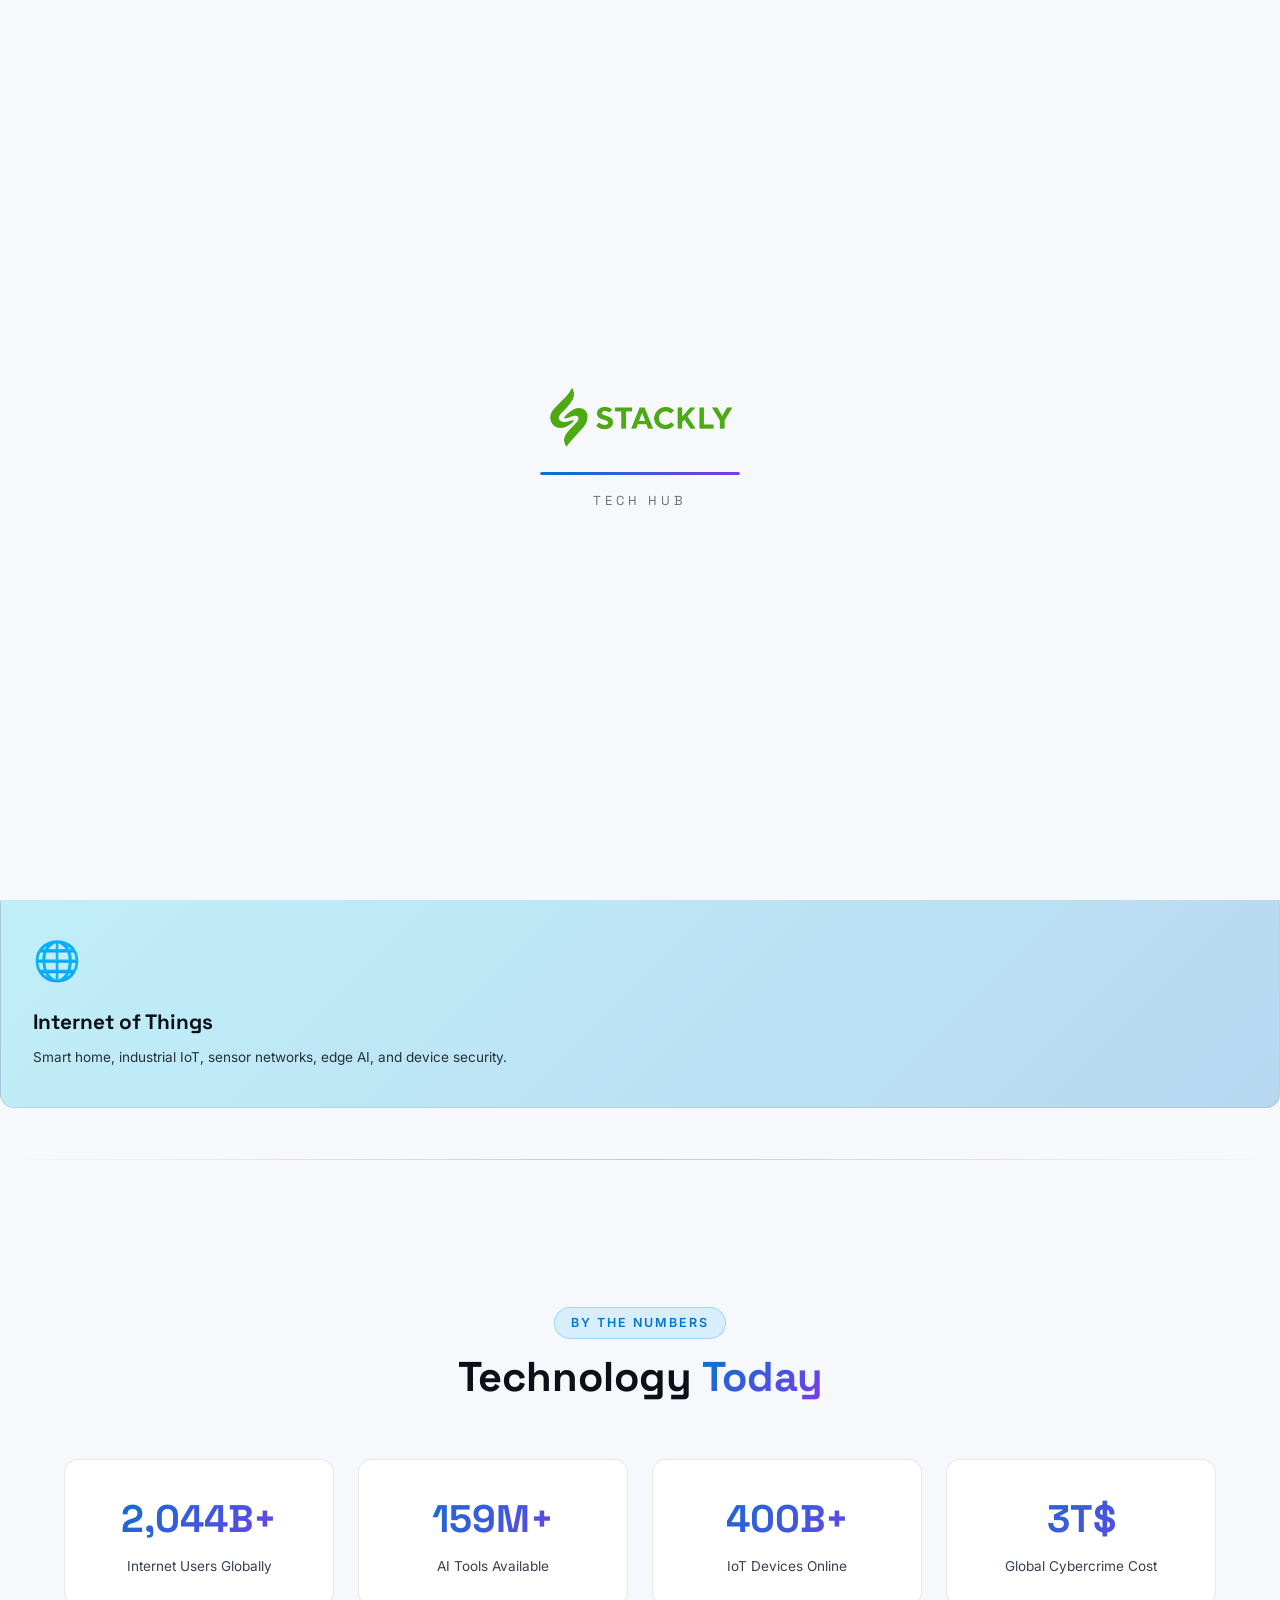
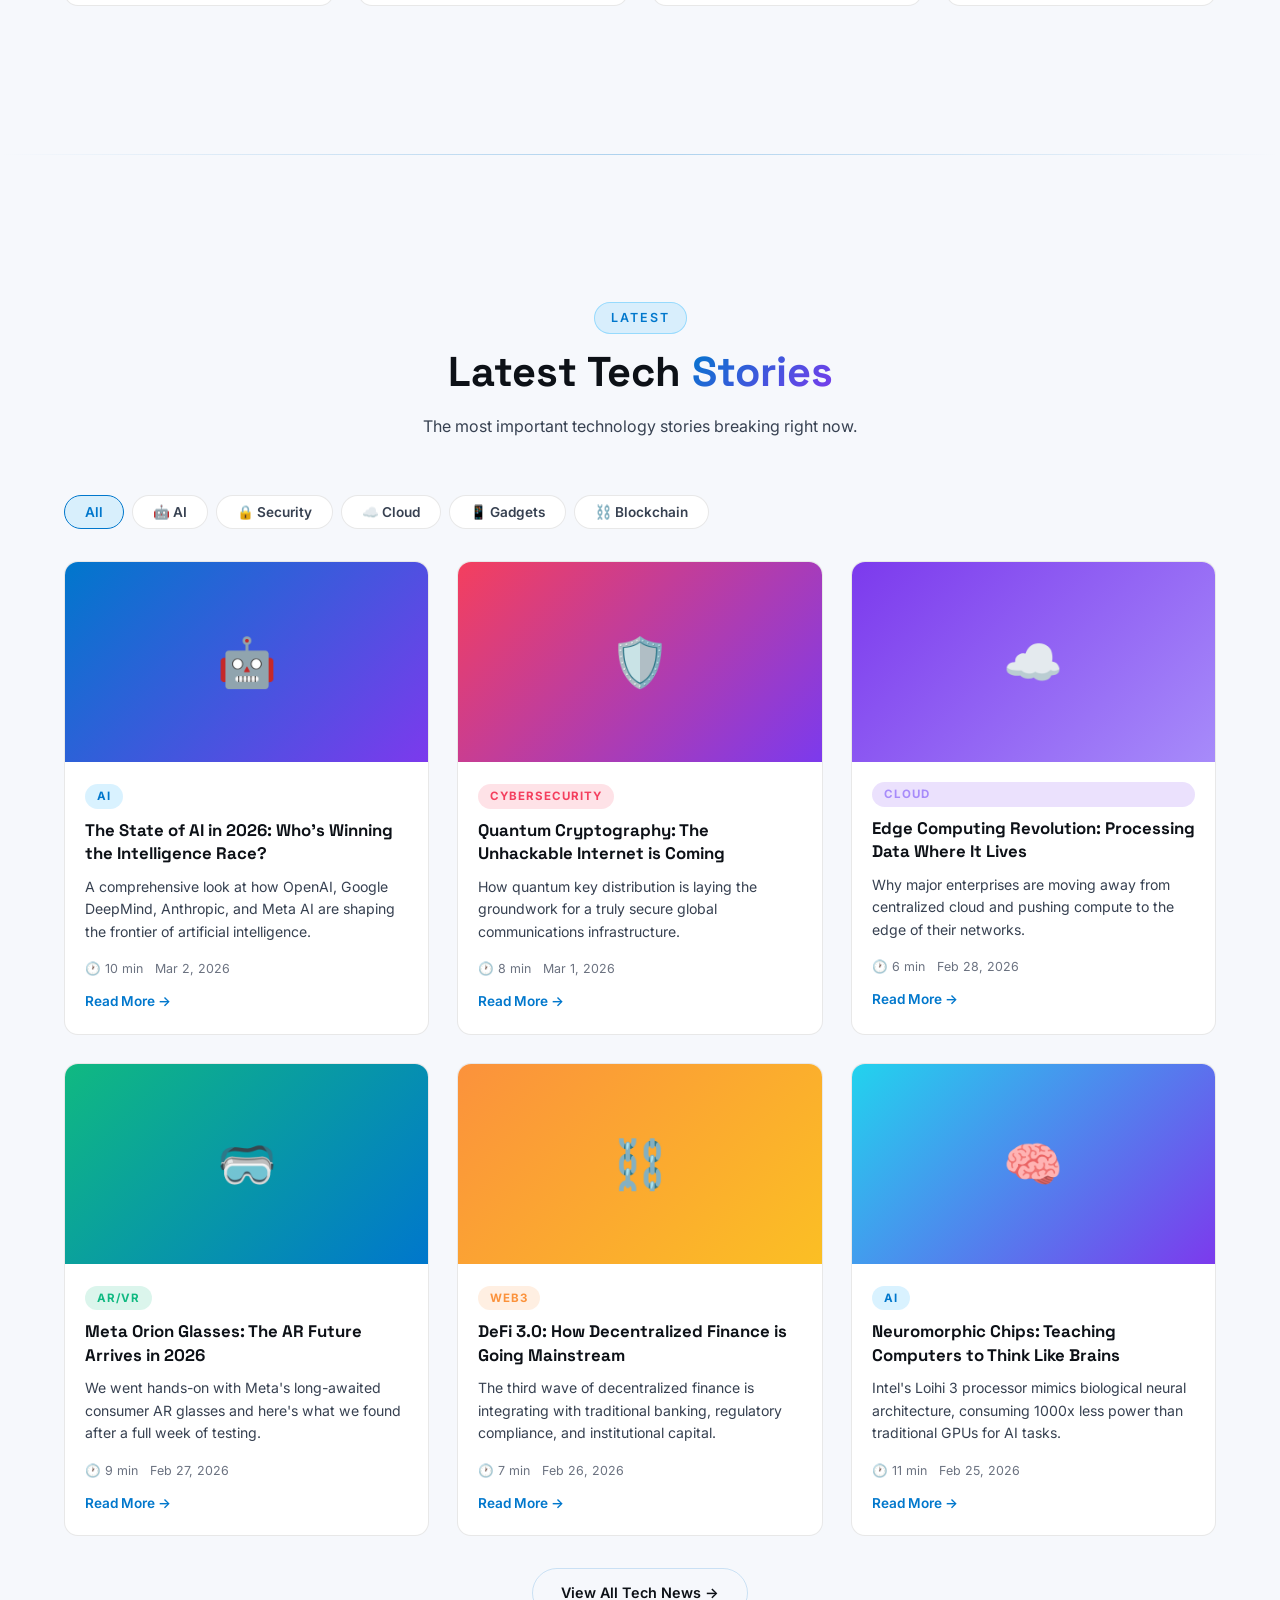
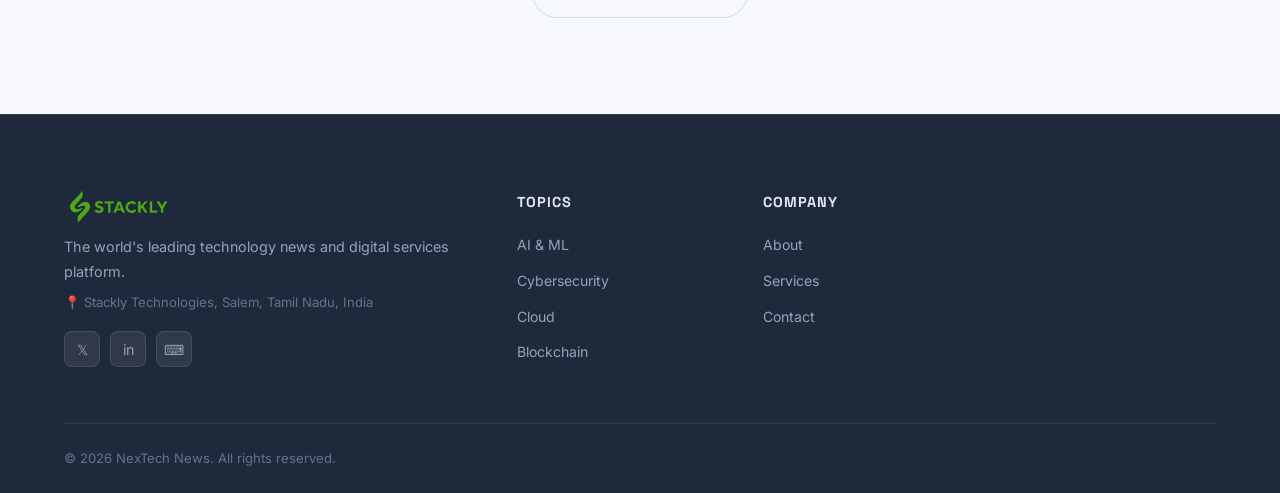
<file: tech.html>
﻿<!DOCTYPE html>
<html lang="en">

<head>
    <meta charset="UTF-8" />
    <meta name="viewport" content="width=device-width, initial-scale=1.0, minimum-scale=1.0" />
    <meta name="description"
        content="Deep-dive into AI, Cloud Computing, Cybersecurity, AR/VR, Blockchain and IoT on NexTech Technology hub." />
    <title>Technology Hub – NexTech News</title>
    <link rel="stylesheet" href="css/style.css" />
    <link rel="stylesheet" href="css/responsive.css" />
    <style>
        .tech-hero {
            padding: clamp(100px, 14vw, 150px) clamp(16px, 5vw, 80px) 0;
            text-align: center;
            position: relative;
            overflow: hidden;
        }

        .tech-hero::before {
            content: '';
            position: absolute;
            inset: 0;
            background: radial-gradient(ellipse 80% 60% at 50% 0%, rgba(0, 170, 255, 0.15), transparent 70%);
            pointer-events: none;
        }

        .tech-categories {
            display: grid;
            grid-template-columns: repeat(3, 1fr);
            gap: clamp(16px, 2.5vw, 24px);
            margin-top: 40px;
        }

        @media (max-width: 768px) {
            .tech-categories {
                grid-template-columns: 1fr 1fr;
            }
        }

        @media (max-width: 480px) {
            .tech-categories {
                grid-template-columns: 1fr;
            }
        }

        .tech-cat-card {
            border-radius: var(--radius);
            padding: clamp(24px, 3vw, 40px) clamp(20px, 3vw, 32px);
            position: relative;
            overflow: hidden;
            cursor: pointer;
            transition: var(--transition);
            border: 1px solid var(--border2);
        }

        .tech-cat-card:hover {
            transform: translateY(-6px);
            box-shadow: var(--shadow), var(--shadow-glow);
        }

        .tech-cat-card::before {
            content: '';
            position: absolute;
            inset: 0;
            background: inherit;
            filter: brightness(0.9);
            opacity: 0;
            transition: var(--transition);
        }

        .tech-cat-card:hover::before {
            opacity: 1;
        }

        .tech-cat-icon {
            font-size: clamp(2rem, 3vw, 3rem);
            margin-bottom: 14px;
            display: block;
        }

        .tech-cat-title {
            font-family: var(--font-display);
            font-size: clamp(1rem, 2vw, 1.3rem);
            font-weight: 700;
            margin-bottom: 8px;
        }

        .tech-cat-desc {
            font-size: 0.85rem;
            opacity: 0.85;
            line-height: 1.6;
        }

        .ai-card {
            background: linear-gradient(135deg, rgba(0, 119, 204, 0.25), rgba(124, 58, 237, 0.25));
        }

        .sec-card {
            background: linear-gradient(135deg, rgba(244, 63, 94, 0.25), rgba(124, 58, 237, 0.25));
        }

        .cloud-card {
            background: linear-gradient(135deg, rgba(124, 58, 237, 0.25), rgba(167, 139, 250, 0.25));
        }

        .ar-card {
            background: linear-gradient(135deg, rgba(16, 185, 129, 0.25), rgba(0, 170, 255, 0.25));
        }

        .chain-card {
            background: linear-gradient(135deg, rgba(251, 146, 60, 0.25), rgba(251, 191, 36, 0.25));
        }

        .iot-card {
            background: linear-gradient(135deg, rgba(34, 211, 238, 0.25), rgba(0, 119, 204, 0.25));
        }
    </style>
</head>

<body>

    <div id="preloader">
        <img src="logo.webp" alt="NexTech" class="preloader-logo" />
        <div class="preloader-bar-wrap">
            <div class="preloader-bar"></div>










        </div>
        <p class="preloader-text">Tech Hub</p>
    </div>

<!-- Navbar -->
<nav class="navbar" id="navbar">
  <a href="index.html" class="nav-logo">
    <img src="logo.webp" alt="NexTech Logo" />
  </a>
  <div class="nav-links">
    <div class="nav-dropdown" id="homeDropdown">
      <div class="nav-dropdown-trigger" id="homeDropdownTrigger">
        Home <span class="nav-dropdown-arrow">&#9660;</span>
      </div>
      <div class="nav-dropdown-menu">
        <a href="home2.html"><span class="dd-icon">&#127969;</span> Home 2</a>
      </div>
    </div>
    <a href="news.html">News</a>
    <a href="tech.html" class="active">Technology</a>
    <a href="services.html">Services</a>
    <a href="about.html">About</a>
    <a href="contact.html">Contact</a>
    <a href="login.html" class="btn-nav-login">Login</a>
  </div>
  <div class="nav-actions">
    <button class="nav-hamburger" id="hamburger" aria-label="Menu">
      <span></span><span></span><span></span>
    </button>
  </div>
</nav>
<!-- Mobile Nav -->
<div class="nav-mobile" id="mobileNav">
  <a href="index.html">&#127968; Home</a>
  <a href="home2.html" style="padding-left:28px;font-size:0.85rem;opacity:0.8">&#9492; &#127969; Home 2</a>
  <a href="news.html">&#128240; News</a>
  <a href="tech.html">&#128187; Technology</a>
  <a href="services.html">&#9881;&#65039; Services</a>
  <a href="about.html">&#128101; About</a>
  <a href="contact.html">&#9993;&#65039; Contact</a>
  <a href="login.html" class="btn-nav-login">Login</a>
</div>


<p class="tech-cat-desc">Machine learning, LLMs, computer vision, neural networks, and AGI research.</p>
            </div>
            <div class="tech-cat-card sec-card reveal">
                <span class="tech-cat-icon">🔒</span>
                <div class="tech-cat-title">Cybersecurity</div>
                <p class="tech-cat-desc">Threat intelligence, zero-day exploits, privacy regulations, and enterprise
                    defense.</p>
            </div>
            <div class="tech-cat-card cloud-card reveal">
                <span class="tech-cat-icon">☁️</span>
                <div class="tech-cat-title">Cloud Computing</div>
                <p class="tech-cat-desc">AWS, Azure, Google Cloud, serverless, containerization, and edge computing.</p>
            </div>
            <div class="tech-cat-card ar-card reveal">
                <span class="tech-cat-icon">🥽</span>
                <div class="tech-cat-title">AR & VR</div>
                <p class="tech-cat-desc">Spatial computing, mixed reality headsets, metaverse platforms, and XR
                    frameworks.</p>
            </div>
            <div class="tech-cat-card chain-card reveal">
                <span class="tech-cat-icon">⛓️</span>
                <div class="tech-cat-title">Blockchain & Web3</div>
                <p class="tech-cat-desc">DeFi, NFTs, smart contracts, Layer 2 solutions, and decentralized governance.
                </p>
            </div>
            <div class="tech-cat-card iot-card reveal">
                <span class="tech-cat-icon">🌐</span>
                <div class="tech-cat-title">Internet of Things</div>
                <p class="tech-cat-desc">Smart home, industrial IoT, sensor networks, edge AI, and device security.</p>
            </div>
        </div>
    </div>

    <div class="divider"></div>

    <!-- Stats -->
    


<section class="section">
        <div class="section-header reveal">
            <span class="section-tag">By the Numbers</span>
            <h2 class="section-title">Technology <span>Today</span></h2>
        </div>
        <div class="stats-grid">
            <div class="stat-card reveal">
                <div class="stat-num text-gradient" data-count="5000" data-suffix="B+">0</div>
                <div class="stat-label">Internet Users Globally</div>
            </div>
            <div class="stat-card reveal">
                <div class="stat-num text-gradient" data-count="400" data-suffix="M+">0</div>
                <div class="stat-label">AI Tools Available</div>
            </div>
            <div class="stat-card reveal">
                <div class="stat-num text-gradient" data-count="1000" data-suffix="B+">0</div>
                <div class="stat-label">IoT Devices Online</div>
            </div>
            <div class="stat-card reveal">
                <div class="stat-num text-gradient" data-count="8" data-suffix="T$">0</div>
                <div class="stat-label">Global Cybercrime Cost</div>
            </div>
        </div>
    </section>

    <div class="divider"></div>

    <!-- Latest Tech News -->
    


<section class="section">
        <div class="section-header reveal">
            <span class="section-tag">Latest</span>
            <h2 class="section-title">Latest Tech <span>Stories</span></h2>
            <p class="section-desc">The most important technology stories breaking right now.</p>
        </div>

        <div class="filter-tabs">
            <button class="filter-tab active" data-filter="all" onclick="window.location.href='404.html'; return false;">All</button>
            <button class="filter-tab" data-filter="ai" onclick="window.location.href='404.html'; return false;">🤖 AI</button>
            <button class="filter-tab" data-filter="security" onclick="window.location.href='404.html'; return false;">🔒 Security</button>
            <button class="filter-tab" data-filter="cloud" onclick="window.location.href='404.html'; return false;">☁️ Cloud</button>
            <button class="filter-tab" data-filter="gadgets" onclick="window.location.href='404.html'; return false;">📱 Gadgets</button>
            <button class="filter-tab" data-filter="blockchain" onclick="window.location.href='404.html'; return false;">⛓️ Blockchain</button>
        </div>

        <div class="grid-3 cards-grid">
            <article class="card card-item reveal" data-category="ai">
                <div class="card-img-wrap">
                    <div class="card-img"
                        style="background:linear-gradient(135deg,#0077cc,#7c3aed);display:flex;align-items:center;justify-content:center;font-size:3rem">
                        🤖</div>
                </div>
                <div class="card-body">
                    <span class="card-tag tag-ai">AI</span>
                    <h3 class="card-title">The State of AI in 2026: Who's Winning the Intelligence Race?</h3>
                    <p class="card-excerpt">A comprehensive look at how OpenAI, Google DeepMind, Anthropic, and Meta AI
                        are shaping the frontier of artificial intelligence.</p>
                    <div class="card-meta"><span>🕐 10 min</span><span>Mar 2, 2026</span></div>
                    <a href="article.html" class="card-read-more">Read More →</a>
                </div>
            </article>
            <article class="card card-item reveal" data-category="security">
                <div class="card-img-wrap">
                    <div class="card-img"
                        style="background:linear-gradient(135deg,#f43f5e,#7c3aed);display:flex;align-items:center;justify-content:center;font-size:3rem">
                        🛡️</div>
                </div>
                <div class="card-body">
                    <span class="card-tag tag-security">Cybersecurity</span>
                    <h3 class="card-title">Quantum Cryptography: The Unhackable Internet is Coming</h3>
                    <p class="card-excerpt">How quantum key distribution is laying the groundwork for a truly secure
                        global communications infrastructure.</p>
                    <div class="card-meta"><span>🕐 8 min</span><span>Mar 1, 2026</span></div>
                    <a href="article.html" class="card-read-more">Read More →</a>
                </div>
            </article>
            <article class="card card-item reveal" data-category="cloud">
                <div class="card-img-wrap">
                    <div class="card-img"
                        style="background:linear-gradient(135deg,#7c3aed,#a78bfa);display:flex;align-items:center;justify-content:center;font-size:3rem">
                        ☁️</div>
                </div>
                <div class="card-body">
                    <span class="card-tag tag-cloud">Cloud</span>
                    <h3 class="card-title">Edge Computing Revolution: Processing Data Where It Lives</h3>
                    <p class="card-excerpt">Why major enterprises are moving away from centralized cloud and pushing
                        compute to the edge of their networks.</p>
                    <div class="card-meta"><span>🕐 6 min</span><span>Feb 28, 2026</span></div>
                    <a href="article.html" class="card-read-more">Read More →</a>
                </div>
            </article>
            <article class="card card-item reveal" data-category="gadgets">
                <div class="card-img-wrap">
                    <div class="card-img"
                        style="background:linear-gradient(135deg,#10b981,#0077cc);display:flex;align-items:center;justify-content:center;font-size:3rem">
                        🥽</div>
                </div>
                <div class="card-body">
                    <span class="card-tag tag-gadgets">AR/VR</span>
                    <h3 class="card-title">Meta Orion Glasses: The AR Future Arrives in 2026</h3>
                    <p class="card-excerpt">We went hands-on with Meta's long-awaited consumer AR glasses and here's
                        what we found after a full week of testing.</p>
                    <div class="card-meta"><span>🕐 9 min</span><span>Feb 27, 2026</span></div>
                    <a href="article.html" class="card-read-more">Read More →</a>
                </div>
            </article>
            <article class="card card-item reveal" data-category="blockchain">
                <div class="card-img-wrap">
                    <div class="card-img"
                        style="background:linear-gradient(135deg,#fb923c,#fbbf24);display:flex;align-items:center;justify-content:center;font-size:3rem">
                        ⛓️</div>
                </div>
                <div class="card-body">
                    <span class="card-tag tag-blockchain">Web3</span>
                    <h3 class="card-title">DeFi 3.0: How Decentralized Finance is Going Mainstream</h3>
                    <p class="card-excerpt">The third wave of decentralized finance is integrating with traditional
                        banking, regulatory compliance, and institutional capital.</p>
                    <div class="card-meta"><span>🕐 7 min</span><span>Feb 26, 2026</span></div>
                    <a href="article.html" class="card-read-more">Read More →</a>
                </div>
            </article>
            <article class="card card-item reveal" data-category="ai">
                <div class="card-img-wrap">
                    <div class="card-img"
                        style="background:linear-gradient(135deg,#22d3ee,#7c3aed);display:flex;align-items:center;justify-content:center;font-size:3rem">
                        🧠</div>
                </div>
                <div class="card-body">
                    <span class="card-tag tag-ai">AI</span>
                    <h3 class="card-title">Neuromorphic Chips: Teaching Computers to Think Like Brains</h3>
                    <p class="card-excerpt">Intel's Loihi 3 processor mimics biological neural architecture, consuming
                        1000x less power than traditional GPUs for AI tasks.</p>
                    <div class="card-meta"><span>🕐 11 min</span><span>Feb 25, 2026</span></div>
                    <a href="article.html" class="card-read-more">Read More →</a>
                </div>
            </article>
        </div>
        <div class="text-center" style="margin-top:32px">
            <a href="news.html" class="btn btn-outline">View All Tech News →</a>
        </div>
    </section>

    


<footer class="footer">
        <div class="footer-top">
            <div class="footer-brand">
                <a href="index.html" class="nav-logo"><img src="logo.webp" alt="NexTech"
                        style="height:32px;width:auto;object-fit:contain" /></a>
                <p>The world's leading technology news and digital services platform.</p>
                <div class="footer-location">&#128205; Stackly Technologies, Salem, Tamil Nadu, India</div>
                <div class="footer-social"><a href="404.html" class="social-icon">𝕏</a><a href="404.html"
                        class="social-icon">in</a><a href="404.html" class="social-icon">⌨</a></div>
            </div>
            <div class="footer-col">
                <h4>Topics</h4>
                <ul>
                    <li><a href="news.html">AI & ML</a></li>
                    <li><a href="news.html">Cybersecurity</a></li>
                    <li><a href="news.html">Cloud</a></li>
                    <li><a href="news.html">Blockchain</a></li>
                </ul>
            </div>
            <div class="footer-col">
                <h4>Company</h4>
                <ul>
                    <li><a href="about.html">About</a></li>
                    <li><a href="services.html">Services</a></li>
                    <li><a href="contact.html">Contact</a></li>
                </ul>
            </div>
        </div>
        <div class="footer-bottom">
            <p>© 2026 NexTech News. All rights reserved.</p>
        </div>
    </footer>

    <button id="scrollTop" aria-label="Scroll to top">↑</button>
    <script src="js/main.js"></script>
</body>

</html>
</file>
<file: css/style.css>
/* =========================================
   NEWS TECHNOLOGY - Global Styles
   ========================================= */

/* Google Fonts */
@import url('https://fonts.googleapis.com/css2?family=Inter:wght@300;400;500;600;700;800;900&family=Space+Grotesk:wght@400;500;600;700&display=swap');

/* ---- CSS Variables ---- */
:root {
  --primary: #0077cc;
  --primary-dark: #0056a3;
  --primary-glow: rgba(0, 119, 204, 0.2);
  --secondary: #7c3aed;
  --accent: #f43f5e;
  --accent2: #10b981;
  --bg-dark: #f6f8fc;
  --bg-card: #ffffff;
  --bg-card2: #f0f4fa;
  --border: rgba(0, 119, 204, 0.18);
  --border2: rgba(0, 0, 0, 0.09);
  --text-primary: #0d1117;
  --text-secondary: #374151;
  --text-muted: #6b7280;
  --nav-h: 70px;
  --radius: 14px;
  --radius-sm: 8px;
  --shadow: 0 4px 24px rgba(0, 0, 0, 0.08);
  --shadow-glow: 0 0 24px rgba(0, 119, 204, 0.15);
  --transition: all 0.3s cubic-bezier(0.4, 0, 0.2, 1);
  --font-main: 'Inter', sans-serif;
  --font-display: 'Space Grotesk', sans-serif;
  /* Aliases and Gradients */
  --card-bg: var(--bg-card);
  --bg-primary: var(--bg-card);
  --bg-secondary: var(--bg-card2);
  --gradient-primary: linear-gradient(135deg, var(--primary), var(--secondary));
  --gradient-accent: linear-gradient(135deg, var(--accent), var(--secondary));
}

/* ---- Reset & Base ---- */
*,
*::before,
*::after {
  box-sizing: border-box;
  margin: 0;
  padding: 0;
}

html {
  scroll-behavior: smooth;
  font-size: 16px;
}

body {
  font-family: var(--font-main);
  background: var(--bg-dark);
  color: var(--text-primary);
  line-height: 1.6;
  overflow-x: hidden;
  min-width: 320px;
  
}

a {
  color: inherit;
  text-decoration: none;
  transition: var(--transition);
}

img {
  max-width: 100%;
  display: block;
}

ul {
  list-style: none;
}

button {
  cursor: pointer;
  font-family: var(--font-main);
  border: none;
  outline: none;
}

input,
textarea,
select {
  font-family: var(--font-main);
  outline: none;
}

/* ---- Preloader ---- */
#preloader {
  position: fixed;
  inset: 0;
  z-index: 9999;
  background: var(--bg-dark);
  display: flex;
  flex-direction: column;
  align-items: center;
  justify-content: center;
  transition: opacity 0.6s ease, visibility 0.6s ease;
}

#preloader.hidden {
  opacity: 0;
  visibility: hidden;
  pointer-events: none;
}

.preloader-logo {
  height: 60px;
  width: auto;
  max-width: 220px;
  object-fit: contain;
  margin-bottom: 24px;
  animation: preloaderPulse 1.4s ease-in-out infinite;
}

.preloader-bar-wrap {
  width: 200px;
  height: 3px;
  background: var(--border2);
  border-radius: 99px;
  overflow: hidden;
}

.preloader-bar {
  height: 100%;
  width: 0%;
  background: linear-gradient(90deg, var(--primary), var(--secondary));
  border-radius: 99px;
  animation: preloaderFill 1.8s ease forwards;
}

.preloader-text {
  margin-top: 16px;
  font-family: var(--font-display);
  font-size: 13px;
  letter-spacing: 4px;
  color: var(--text-muted);
  text-transform: uppercase;
  animation: blink 1.2s ease infinite;
}

@keyframes preloaderPulse {

  0%,
  100% {
    transform: scale(1);
    filter: drop-shadow(0 0 12px var(--primary));
  }

  50% {
    transform: scale(1.08);
    filter: drop-shadow(0 0 28px var(--primary));
  }
}

@keyframes preloaderFill {
  0% {
    width: 0%;
  }

  80% {
    width: 100%;
  }

  100% {
    width: 100%;
  }
}

@keyframes blink {

  0%,
  100% {
    opacity: 0.4;
  }

  50% {
    opacity: 1;
  }
}

/* ---- Scrollbar ---- */
::-webkit-scrollbar {
  width: 6px;
}

::-webkit-scrollbar-track {
  background: var(--bg-dark);
}

::-webkit-scrollbar-thumb {
  background: var(--primary-dark);
  border-radius: 99px;
}

/* ---- Navbar ---- */
.navbar {
  position: fixed;
  top: 0;
  left: 0;
  right: 0;
  height: var(--nav-h);
  display: flex;
  align-items: center;
  justify-content: space-between;
  padding: 0 clamp(16px, 4vw, 48px);
  z-index: 999;
  background: rgba(255, 255, 255, 0.92);
  backdrop-filter: blur(20px);
  border-bottom: 1px solid var(--border2);
  transition: var(--transition);
}

.navbar.scrolled {
  background: rgba(255, 255, 255, 0.98);
  box-shadow: 0 4px 20px rgba(0, 0, 0, 0.08);
}

.nav-logo {
  display: flex;
  align-items: center;
  gap: 10px;
}

.nav-logo img {
  height: 36px;
  width: auto;
  max-width: 160px;
  object-fit: contain;
}

.nav-logo-text {
  font-family: var(--font-display);
  font-size: 1.2rem;
  font-weight: 700;
  background: linear-gradient(135deg, var(--primary), var(--secondary));
  -webkit-background-clip: text;
  -webkit-text-fill-color: transparent;
  background-clip: text;
}

.nav-links {
  display: flex;
  align-items: center;
  gap: 6px;
}

.nav-links a {
  padding: 7px 14px;
  border-radius: var(--radius-sm);
  font-size: 0.9rem;
  font-weight: 500;
  color: var(--text-secondary);
  transition: var(--transition);
}

.nav-links a:hover,
.nav-links a.active {
  color: var(--text-primary);
  background: rgba(0, 119, 204, 0.1);
}

.nav-links a.active {
  color: var(--primary);
}

/* ---- Nav Dropdown ---- */
.nav-dropdown {
  position: relative;
  display: inline-flex;
  align-items: center;
}

.nav-dropdown-trigger {
  display: flex;
  align-items: center;
  gap: 5px;
  padding: 7px 14px;
  border-radius: var(--radius-sm);
  font-size: 0.9rem;
  font-weight: 500;
  color: var(--text-secondary);
  cursor: pointer;
  transition: var(--transition);
  user-select: none;
  white-space: nowrap;
}

.nav-dropdown-trigger:hover,
.nav-dropdown.open .nav-dropdown-trigger {
  color: var(--text-primary);
  background: rgba(0, 119, 204, 0.1);
}

.nav-dropdown-trigger.active {
  color: var(--primary);
  background: rgba(0, 119, 204, 0.1);
}

.nav-dropdown-arrow {
  font-size: 0.6rem;
  opacity: 0.7;
  transition: transform 0.25s ease;
  line-height: 1;
}

.nav-dropdown.open .nav-dropdown-arrow {
  transform: rotate(180deg);
}

.nav-dropdown-menu {
  position: absolute;
  top: calc(100% + 10px);
  left: 0;
  min-width: 170px;
  background: rgba(255, 255, 255, 0.97);
  backdrop-filter: blur(20px);
  border: 1px solid rgba(0, 170, 255, 0.2);
  border-radius: 12px;
  padding: 6px;
  box-shadow: 0 16px 48px rgba(0, 0, 0, 0.5), 0 0 20px rgba(0, 170, 255, 0.08);
  opacity: 0;
  visibility: hidden;
  transform: translateY(-8px);
  transition: opacity 0.25s ease, transform 0.25s ease, visibility 0.25s;
  z-index: 1000;
}

.nav-dropdown.open .nav-dropdown-menu {
  opacity: 1;
  visibility: visible;
  transform: translateY(0);
}

.nav-dropdown-menu a {
  display: flex;
  align-items: center;
  gap: 10px;
  padding: 10px 14px;
  border-radius: 8px;
  font-size: 0.88rem;
  font-weight: 500;
  color: var(--text-secondary);
  transition: var(--transition);
  text-decoration: none;
}

.nav-dropdown-menu a:hover {
  color: var(--primary);
  background: rgba(0, 119, 204, 0.1);
  padding-left: 18px;
}

.nav-dropdown-menu a .dd-icon {
  font-size: 1rem;
  flex-shrink: 0;
  width: 22px;
  text-align: center;
}

.nav-dropdown-divider {
  height: 1px;
  background: rgba(255, 255, 255, 0.07);
  margin: 4px 6px;
}

.nav-actions {
  display: flex;
  align-items: center;
  gap: 10px;
}

.btn-nav-login {
  padding: 8px 22px;
  background: linear-gradient(135deg, var(--primary), var(--secondary));
  color: #fff;
  border-radius: 99px;
  font-size: 0.88rem;
  font-weight: 600;
  transition: var(--transition);
  box-shadow: 0 0 20px var(--primary-glow);
}

.btn-nav-login:hover {
  transform: translateY(-2px);
  box-shadow: 0 4px 24px var(--primary-glow);
}

.nav-hamburger {
  display: none;
  flex-direction: column;
  gap: 5px;
  background: none;
  padding: 6px;
  border-radius: 8px;
  transition: var(--transition);
}

.nav-hamburger span {
  display: block;
  width: 24px;
  height: 2px;
  background: var(--text-primary);
  border-radius: 99px;
  transition: var(--transition);
}

.nav-hamburger.open span:nth-child(1) {
  transform: translateY(7px) rotate(45deg);
}

.nav-hamburger.open span:nth-child(2) {
  opacity: 0;
  transform: scaleX(0);
}

.nav-hamburger.open span:nth-child(3) {
  transform: translateY(-7px) rotate(-45deg);
}

.nav-mobile {
  display: none;
  position: fixed;
  top: var(--nav-h);
  left: 0;
  right: 0;
  background: rgba(255, 255, 255, 0.98);
  backdrop-filter: blur(20px);
  padding: 20px clamp(16px, 4vw, 32px) 28px;
  border-bottom: 1px solid var(--border2);
  z-index: 998;
  flex-direction: column;
  gap: 4px;
  transform: translateY(-20px);
  opacity: 0;
  transition: var(--transition);
}

.nav-mobile.open {
  display: flex;
  transform: translateY(0);
  opacity: 1;
}

.nav-mobile a {
  padding: 12px 14px;
  border-radius: var(--radius-sm);
  color: var(--text-secondary);
  font-weight: 500;
  transition: var(--transition);
}

.nav-mobile a:hover {
  color: var(--primary);
  background: rgba(0, 119, 204, 0.08);
}

.nav-mobile .btn-nav-login {
  display: inline-block;
  margin-top: 8px;
  text-align: center;
  padding: 12px;
}

/* ---- Breaking News Ticker ---- */
.ticker-wrap {
  margin-top: var(--nav-h);
  background: linear-gradient(90deg, var(--primary-dark), var(--secondary));
  overflow: hidden;
  display: flex;
  align-items: center;
  height: 38px;
}

.ticker-label {
  white-space: nowrap;
  padding: 0 18px;
  font-size: 0.78rem;
  font-weight: 700;
  letter-spacing: 2px;
  text-transform: uppercase;
  background: rgba(0, 0, 0, 0.3);
  height: 100%;
  display: flex;
  align-items: center;
  border-right: 1px solid rgba(255, 255, 255, 0.2);
}

.ticker-track {
  display: flex;
  align-items: center;
  animation: tickerScroll 40s linear infinite;
  white-space: nowrap;
}

.ticker-track:hover {
  animation-play-state: paused;
}

.ticker-item {
  font-size: 0.82rem;
  padding: 0 40px;
  opacity: 0.9;
}

.ticker-item span {
  opacity: 0.5;
  margin: 0 12px;
}

@keyframes tickerScroll {
  from {
    transform: translateX(100vw);
  }

  to {
    transform: translateX(-100%);
  }
}

/* ---- Sections ---- */
.section {
  padding: clamp(48px, 8vw, 96px) clamp(16px, 5vw, 80px);
}

.section-header {
  text-align: center;
  margin-bottom: clamp(32px, 5vw, 56px);
}

.section-tag {
  display: inline-block;
  padding: 5px 16px;
  background: rgba(0, 170, 255, 0.12);
  border: 1px solid rgba(0, 170, 255, 0.3);
  border-radius: 99px;
  font-size: 0.78rem;
  font-weight: 600;
  letter-spacing: 2px;
  text-transform: uppercase;
  color: var(--primary);
  margin-bottom: 12px;
}

.section-title {
  font-family: var(--font-display);
  font-size: clamp(1.6rem, 4vw, 2.6rem);
  font-weight: 700;
  line-height: 1.25;
  margin-bottom: 16px;
}

.section-title span {
  background: linear-gradient(135deg, var(--primary), var(--secondary));
  -webkit-background-clip: text;
  -webkit-text-fill-color: transparent;
  background-clip: text;
}

.section-desc {
  font-size: 1rem;
  color: var(--text-secondary);
  max-width: 600px;
  margin: 0 auto;
}

/* ---- Cards ---- */
.card {
  background: var(--bg-card);
  border: 1px solid var(--border2);
  border-radius: var(--radius);
  overflow: hidden;
  transition: var(--transition);
  position: relative;
}

.card:hover {
  border-color: var(--border);
  transform: translateY(-4px);
  box-shadow: var(--shadow), var(--shadow-glow);
}

.card-img {
  width: 100%;
  height: 200px;
  object-fit: cover;
  transition: var(--transition);
}

.card:hover .card-img {
  transform: scale(1.04);
}

.card-img-wrap {
  overflow: hidden;
}

.card-body {
  padding: 20px;
}

.card-tag {
  display: inline-block;
  padding: 3px 12px;
  border-radius: 99px;
  font-size: 0.72rem;
  font-weight: 700;
  text-transform: uppercase;
  letter-spacing: 1px;
  margin-bottom: 10px;
}

.tag-ai {
  background: rgba(0, 170, 255, 0.15);
  color: var(--primary);
}

.tag-security {
  background: rgba(244, 63, 94, 0.15);
  color: var(--accent);
}

.tag-cloud {
  background: rgba(124, 58, 237, 0.15);
  color: #a78bfa;
}

.tag-gadgets {
  background: rgba(16, 185, 129, 0.15);
  color: var(--accent2);
}

.tag-startups {
  background: rgba(251, 191, 36, 0.15);
  color: #fbbf24;
}

.tag-blockchain {
  background: rgba(251, 146, 60, 0.15);
  color: #fb923c;
}

.tag-iot {
  background: rgba(34, 211, 238, 0.15);
  color: #22d3ee;
}

.card-title {
  font-family: var(--font-display);
  font-size: 1.05rem;
  font-weight: 700;
  line-height: 1.4;
  margin-bottom: 10px;
  color: var(--text-primary);
  transition: var(--transition);
}

.card:hover .card-title {
  color: var(--primary);
}

.card-excerpt {
  font-size: 0.88rem;
  color: var(--text-secondary);
  line-height: 1.6;
  margin-bottom: 16px;
}

.card-meta {
  display: flex;
  align-items: center;
  gap: 12px;
  font-size: 0.78rem;
  color: var(--text-muted);
}

.card-meta img {
  width: 26px;
  height: 26px;
  border-radius: 50%;
  object-fit: cover;
}

.card-read-more {
  display: inline-flex;
  align-items: center;
  gap: 6px;
  color: var(--primary);
  font-size: 0.85rem;
  font-weight: 600;
  margin-top: 12px;
  transition: var(--transition);
}

.card-read-more:hover {
  gap: 10px;
}

.card-read-more svg {
  transition: var(--transition);
}

/* ---- Grid Layouts ---- */
.grid-3 {
  display: grid;
  grid-template-columns: repeat(3, 1fr);
  gap: clamp(16px, 2.5vw, 28px);
}

.grid-4 {
  display: grid;
  grid-template-columns: repeat(4, 1fr);
  gap: clamp(14px, 2vw, 24px);
}

.grid-2 {
  display: grid;
  grid-template-columns: repeat(2, 1fr);
  gap: clamp(16px, 2.5vw, 28px);
}

/* ---- Buttons ---- */
.btn {
  display: inline-flex;
  align-items: center;
  gap: 8px;
  padding: 12px 28px;
  border-radius: 99px;
  font-size: 0.9rem;
  font-weight: 600;
  transition: var(--transition);
}

.btn-primary {
  background: linear-gradient(135deg, var(--primary), var(--secondary));
  color: #fff;
  box-shadow: 0 0 24px var(--primary-glow);
}

.btn-primary:hover {
  transform: translateY(-3px);
  box-shadow: 0 6px 32px var(--primary-glow);
}

.btn-outline {
  border: 1px solid var(--border);
  color: var(--text-primary);
  background: transparent;
}

.btn-outline:hover {
  background: rgba(0, 119, 204, 0.08);
  border-color: var(--primary);
}

.btn-ghost {
  color: var(--primary);
  background: transparent;
  padding: 8px 0;
}

.btn-ghost:hover {
  gap: 12px;
}

/* ---- Forms ---- */
.form-group {
  margin-bottom: 20px;
  position: relative;
}

.form-label {
  display: block;
  font-size: 0.85rem;
  font-weight: 600;
  color: var(--text-secondary);
  margin-bottom: 8px;
}

.form-input {
  width: 100%;
  padding: 13px 18px;
  background: rgba(255, 255, 255, 0.04);
  border: 1px solid var(--border2);
  border-radius: var(--radius-sm);
  color: var(--text-primary);
  font-size: 0.95rem;
  transition: var(--transition);
}

.form-input:focus {
  border-color: var(--primary);
  background: rgba(0, 119, 204, 0.05);
  box-shadow: 0 0 0 3px var(--primary-glow);
}

.form-input::placeholder {
  color: var(--text-muted);
}

.form-icon {
  position: relative;
}

.form-icon .form-input {
  padding-left: 44px;
}

.form-icon-el {
  position: absolute;
  left: 14px;
  top: 50%;
  transform: translateY(-50%);
  color: var(--text-muted);
  pointer-events: none;
}

/* ---- Hero ---- */
.hero {
  position: relative;
  min-height: 100vh;
  display: flex;
  align-items: center;
  padding: clamp(100px, 15vw, 160px) clamp(16px, 5vw, 80px) clamp(60px, 8vw, 100px);
  overflow: hidden;
}

.hero-bg {
  position: absolute;
  inset: 0;
  background-image: url('../images/hero_bg.png');
  background-size: cover;
  background-position: center;
  filter: brightness(0.35) saturate(1.3);
  z-index: 0;
}

.hero-overlay {
  position: absolute;
  inset: 0;
  z-index: 1;
  background: linear-gradient(135deg, rgba(7, 11, 20, 0.9) 0%, rgba(7, 11, 20, 0.4) 60%, rgba(7, 11, 20, 0.9) 100%);
}

.hero-grid-lines {
  position: absolute;
  inset: 0;
  z-index: 1;
  background-image:
    linear-gradient(rgba(0, 170, 255, 0.04) 1px, transparent 1px),
    linear-gradient(90deg, rgba(0, 170, 255, 0.04) 1px, transparent 1px);
  background-size: 60px 60px;
}

.hero-content {
  position: relative;
  z-index: 2;
  max-width: 720px;
}

.hero-badge {
  display: inline-flex;
  align-items: center;
  gap: 8px;
  padding: 7px 18px;
  margin-bottom: 24px;
  background: rgba(0, 119, 204, 0.1);
  border: 1px solid rgba(0, 170, 255, 0.3);
  border-radius: 99px;
  font-size: 0.82rem;
  font-weight: 600;
  color: var(--primary);
  letter-spacing: 1px;
}

.hero-badge::before {
  content: '';
  display: block;
  width: 8px;
  height: 8px;
  background: var(--primary);
  border-radius: 50%;
  animation: livePulse 1.5s ease infinite;
}

@keyframes livePulse {

  0%,
  100% {
    transform: scale(1);
    opacity: 1;
  }

  50% {
    transform: scale(1.5);
    opacity: 0.6;
  }
}

.hero-title {
  font-family: var(--font-display);
  font-size: clamp(2rem, 6vw, 4rem);
  font-weight: 800;
  line-height: 1.15;
  margin-bottom: 20px;
}

.hero-title .gradient-text {
  background: linear-gradient(135deg, var(--primary), var(--secondary), var(--accent));
  -webkit-background-clip: text;
  -webkit-text-fill-color: transparent;
  background-clip: text;
}

.hero-desc {
  font-size: clamp(0.95rem, 2vw, 1.15rem);
  color: var(--text-secondary);
  line-height: 1.7;
  margin-bottom: 32px;
  max-width: 560px;
}

.hero-actions {
  display: flex;
  align-items: center;
  gap: 14px;
  flex-wrap: wrap;
}

.hero-stats {
  display: flex;
  gap: clamp(20px, 4vw, 48px);
  margin-top: clamp(40px, 6vw, 72px);
  flex-wrap: wrap;
}

.hero-stat-num {
  font-family: var(--font-display);
  font-size: clamp(1.5rem, 3vw, 2.2rem);
  font-weight: 800;
  background: linear-gradient(135deg, var(--primary), #fff);
  -webkit-background-clip: text;
  -webkit-text-fill-color: transparent;
  background-clip: text;
}

.hero-stat-label {
  font-size: 0.8rem;
  color: var(--text-muted);
  margin-top: 2px;
}

/* ---- Category Pills ---- */
.categories-wrap {
  display: flex;
  gap: 10px;
  flex-wrap: wrap;
  justify-content: center;
}

.cat-pill {
  display: flex;
  align-items: center;
  gap: 8px;
  padding: 10px 20px;
  background: var(--bg-card);
  border: 1px solid var(--border2);
  border-radius: 99px;
  font-size: 0.88rem;
  font-weight: 600;
  color: var(--text-secondary);
  transition: var(--transition);
  cursor: pointer;
}

.cat-pill:hover,
.cat-pill.active {
  border-color: var(--primary);
  color: var(--primary);
  background: rgba(0, 119, 204, 0.08);
  box-shadow: 0 0 16px var(--primary-glow);
}

.cat-pill-icon {
  font-size: 1.1rem;
}

/* ---- Newsletter ---- */
.newsletter-section {
  background: linear-gradient(135deg, rgba(0, 170, 255, 0.08), rgba(124, 58, 237, 0.08));
  border: 1px solid var(--border2);
  border-radius: var(--radius);
  padding: clamp(32px, 5vw, 64px);
  text-align: center;
}

.newsletter-form {
  display: flex;
  gap: 12px;
  max-width: 480px;
  margin: 24px auto 0;
}

.newsletter-form .form-input {
  border-radius: 99px;
  flex: 1;
}

.newsletter-form .btn {
  white-space: nowrap;
}

/* ---- Footer ---- */
.footer {
  background: #1e293b;
  border-top: 1px solid rgba(255, 255, 255, 0.08);
  padding: clamp(40px, 6vw, 80px) clamp(16px, 5vw, 80px) 24px;
}

.footer-top {
  display: grid;
  grid-template-columns: 2fr 1fr 1fr 1fr;
  gap: clamp(24px, 3vw, 48px);
  margin-bottom: 48px;
}

.footer-brand p {
  color: #94a3b8;
  font-size: 0.9rem;
  line-height: 1.7;
  margin: 12px 0 8px;
}

.footer-location {
  display: flex;
  align-items: center;
  gap: 6px;
  font-size: 0.82rem;
  color: #64748b;
  margin-bottom: 18px;
}

.footer-social {
  display: flex;
  gap: 10px;
}

.social-icon {
  width: 36px;
  height: 36px;
  border-radius: 8px;
  background: rgba(255, 255, 255, 0.08);
  border: 1px solid rgba(255, 255, 255, 0.1);
  display: flex;
  align-items: center;
  justify-content: center;
  font-size: 0.9rem;
  transition: var(--transition);
  color: #94a3b8;
  text-decoration: none;
}

.social-icon:hover {
  background: rgba(0, 119, 204, 0.2);
  border-color: var(--primary);
  color: var(--primary);
}

.footer-col h4 {
  font-family: var(--font-display);
  font-size: 0.9rem;
  font-weight: 700;
  color: #e2e8f0;
  margin-bottom: 18px;
  text-transform: uppercase;
  letter-spacing: 1px;
}

.footer-col ul li {
  margin-bottom: 10px;
}

.footer-col ul li a {
  font-size: 0.88rem;
  color: #94a3b8;
  text-decoration: none;
  transition: var(--transition);
}

.footer-col ul li a:hover {
  color: #7dd3fc;
  padding-left: 4px;
}

.footer-bottom {
  border-top: 1px solid rgba(255, 255, 255, 0.08);
  padding-top: 24px;
  display: flex;
  justify-content: space-between;
  align-items: center;
  flex-wrap: wrap;
  gap: 12px;
  font-size: 0.82rem;
  color: #64748b;
}

.footer-bottom a {
  color: #64748b;
  text-decoration: none;
}

.footer-bottom a:hover {
  color: #7dd3fc;
}

/* ---- Scroll to Top ---- */
#scrollTop {
  position: fixed;
  bottom: 24px;
  right: 24px;
  width: 44px;
  height: 44px;
  border-radius: 50%;
  background: linear-gradient(135deg, var(--primary), var(--secondary));
  border: none;
  cursor: pointer;
  display: flex;
  align-items: center;
  justify-content: center;
  box-shadow: 0 4px 20px var(--primary-glow);
  opacity: 0;
  transform: translateY(20px);
  transition: var(--transition);
  z-index: 500;
  color: #fff;
}

#scrollTop.visible {
  opacity: 1;
  transform: translateY(0);
}

#scrollTop:hover {
  transform: translateY(-4px);
}

/* ---- Reveal animation ---- */
.reveal {
  opacity: 0;
  transform: translateY(30px);
  transition: opacity 0.7s ease, transform 0.7s ease;
}

.reveal.visible {
  opacity: 1;
  transform: translateY(0);
}

.reveal-left {
  opacity: 0;
  transform: translateX(-30px);
  transition: opacity 0.7s ease, transform 0.7s ease;
}

.reveal-left.visible {
  opacity: 1;
  transform: translateX(0);
}

.reveal-right {
  opacity: 0;
  transform: translateX(30px);
  transition: opacity 0.7s ease, transform 0.7s ease;
}

.reveal-right.visible {
  opacity: 1;
  transform: translateX(0);
}

/* ---- Utility ---- */
.container {
  max-width: 1200px;
  margin: 0 auto;
}

.text-gradient {
  background: linear-gradient(135deg, var(--primary), var(--secondary));
  -webkit-background-clip: text;
  -webkit-text-fill-color: transparent;
  background-clip: text;
}

.text-center {
  text-align: center;
}

.mt-auto {
  margin-top: auto;
}

.page-header {
  padding: calc(var(--nav-h) + 60px) clamp(16px, 5vw, 80px) clamp(32px, 4vw, 56px);
  text-align: center;
  background: radial-gradient(ellipse 80% 50% at 50% 0%, rgba(0, 170, 255, 0.12), transparent);
  border-bottom: 1px solid var(--border2);
}

.page-header h1 {
  font-family: var(--font-display);
  font-size: clamp(1.8rem, 4vw, 3rem);
  font-weight: 800;
  margin-bottom: 14px;
}

.page-header p {
  color: var(--text-secondary);
  font-size: 1.05rem;
  max-width: 600px;
  margin: 0 auto;
}

/* ---- Stats Counter ---- */
.stats-grid {
  display: grid;
  grid-template-columns: repeat(4, 1fr);
  gap: clamp(16px, 2vw, 24px);
}

.stat-card {
  background: var(--bg-card);
  border: 1px solid var(--border2);
  border-radius: var(--radius);
  padding: 28px 20px;
  text-align: center;
  transition: var(--transition);
}

.stat-card:hover {
  border-color: var(--border);
  box-shadow: var(--shadow-glow);
}

.stat-num {
  font-family: var(--font-display);
  font-size: clamp(1.8rem, 3vw, 2.6rem);
  font-weight: 800;
}

.stat-label {
  font-size: 0.85rem;
  color: var(--text-secondary);
  margin-top: 6px;
}

/* ---- Tabs / Filters ---- */
.filter-tabs {
  display: flex;
  gap: 8px;
  flex-wrap: wrap;
  margin-bottom: 32px;
}

.filter-tab {
  padding: 8px 20px;
  border-radius: 99px;
  background: var(--bg-card);
  border: 1px solid var(--border2);
  font-size: 0.85rem;
  font-weight: 600;
  color: var(--text-secondary);
  cursor: pointer;
  transition: var(--transition);
}

.filter-tab.active,
.filter-tab:hover {
  background: rgba(0, 170, 255, 0.12);
  border-color: var(--primary);
  color: var(--primary);
}

/* ---- Sidebar ---- */
.sidebar-widget {
  background: var(--bg-card);
  border: 1px solid var(--border2);
  border-radius: var(--radius);
  padding: 24px;
  margin-bottom: 24px;
}

.sidebar-widget h3 {
  font-family: var(--font-display);
  font-size: 1rem;
  font-weight: 700;
  margin-bottom: 18px;
  color: var(--text-primary);
  padding-bottom: 12px;
  border-bottom: 1px solid var(--border2);
}

.tag-cloud {
  display: flex;
  flex-wrap: wrap;
  gap: 8px;
}

.tag-pill {
  padding: 5px 14px;
  border-radius: 99px;
  background: rgba(255, 255, 255, 0.05);
  border: 1px solid var(--border2);
  font-size: 0.8rem;
  color: var(--text-secondary);
  cursor: pointer;
  transition: var(--transition);
}

.tag-pill:hover {
  background: rgba(0, 119, 204, 0.1);
  border-color: var(--primary);
  color: var(--primary);
}

.trending-item {
  display: flex;
  align-items: flex-start;
  gap: 14px;
  padding: 12px 0;
  border-bottom: 1px solid var(--border2);
}

.trending-item:last-child {
  border-bottom: none;
}

.trending-num {
  font-family: var(--font-display);
  font-size: 1.4rem;
  font-weight: 800;
  color: var(--border);
  line-height: 1;
  min-width: 28px;
}

.trending-title {
  font-size: 0.88rem;
  font-weight: 600;
  line-height: 1.4;
  color: var(--text-primary);
}

.trending-title:hover {
  color: var(--primary);
}

.trending-date {
  font-size: 0.76rem;
  color: var(--text-muted);
  margin-top: 4px;
}

/* ---- Accordion / FAQ ---- */
.accordion-item {
  border: 1px solid var(--border2);
  border-radius: var(--radius-sm);
  margin-bottom: 10px;
  overflow: hidden;
}

.accordion-header {
  width: 100%;
  display: flex;
  justify-content: space-between;
  align-items: center;
  padding: 16px 20px;
  background: var(--bg-card);
  font-size: 0.95rem;
  font-weight: 600;
  color: var(--text-primary);
  cursor: pointer;
  transition: var(--transition);
  text-align: left;
}

.accordion-header:hover {
  background: rgba(0, 119, 204, 0.05);
  color: var(--primary);
}

.accordion-header.open {
  color: var(--primary);
  background: rgba(0, 170, 255, 0.07);
}

.accordion-icon {
  transition: var(--transition);
  font-size: 1.2rem;
}

.accordion-header.open .accordion-icon {
  transform: rotate(45deg);
}

.accordion-body {
  max-height: 0;
  overflow: hidden;
  transition: max-height 0.4s ease, padding 0.3s ease;
}

.accordion-body.open {
  max-height: 300px;
}

.accordion-body p {
  padding: 0 20px 18px;
  font-size: 0.9rem;
  color: var(--text-secondary);
  line-height: 1.7;
}

/* ---- Glowing Divider ---- */
.divider {
  height: 1px;
  width: 100%;
  background: linear-gradient(90deg, transparent, var(--primary), transparent);
  opacity: 0.3;
  margin: clamp(32px, 4vw, 64px) 0;
}

/* ---- Pricing ---- */
.pricing-card {
  background: var(--bg-card);
  border: 1px solid var(--border2);
  border-radius: var(--radius);
  padding: clamp(24px, 3vw, 40px);
  transition: var(--transition);
  position: relative;
}

.pricing-card:hover {
  border-color: var(--border);
  transform: translateY(-6px);
  box-shadow: var(--shadow-glow);
}

.pricing-card.featured {
  border-color: var(--primary);
  background: linear-gradient(135deg, rgba(0, 170, 255, 0.06), rgba(124, 58, 237, 0.06));
}

.pricing-badge {
  position: absolute;
  top: -12px;
  left: 50%;
  transform: translateX(-50%);
  padding: 4px 18px;
  border-radius: 99px;
  background: linear-gradient(135deg, var(--primary), var(--secondary));
  font-size: 0.75rem;
  font-weight: 700;
  text-transform: uppercase;
  letter-spacing: 1px;
  white-space: nowrap;
}

.pricing-price {
  font-family: var(--font-display);
  font-size: clamp(2rem, 4vw, 3rem);
  font-weight: 800;
  color: var(--text-primary);
  margin: 16px 0;
  line-height: 1;
}

.pricing-price sup {
  font-size: 1.2rem;
  vertical-align: top;
  margin-top: 8px;
}

.pricing-price span {
  font-size: 0.9rem;
  font-weight: 400;
  color: var(--text-muted);
}

.pricing-features {
  list-style: none;
  margin: 20px 0 28px;
}

.pricing-features li {
  padding: 8px 0;
  border-bottom: 1px solid var(--border2);
  font-size: 0.9rem;
  color: var(--text-secondary);
  display: flex;
  align-items: center;
  gap: 10px;
}

.pricing-features li::before {
  content: '✓';
  color: var(--accent2);
  font-weight: 700;
}

.pricing-features li.off {
  opacity: 0.4;
}

.pricing-features li.off::before {
  content: '✕';
  color: var(--accent);
}

/* ---- Team Card ---- */
.team-card {
  background: var(--bg-card);
  border: 1px solid var(--border2);
  border-radius: var(--radius);
  padding: 28px 20px;
  text-align: center;
  transition: var(--transition);
}

.team-card:hover {
  border-color: var(--border);
  transform: translateY(-4px);
  box-shadow: var(--shadow-glow);
}

.team-avatar {
  width: 80px;
  height: 80px;
  border-radius: 50%;
  object-fit: cover;
  margin: 0 auto 14px;
  border: 3px solid var(--border);
  box-shadow: 0 0 20px var(--primary-glow);
}

.team-name {
  font-family: var(--font-display);
  font-size: 1rem;
  font-weight: 700;
  margin-bottom: 4px;
}

.team-role {
  font-size: 0.82rem;
  color: var(--primary);
  margin-bottom: 12px;
}

.team-bio {
  font-size: 0.84rem;
  color: var(--text-secondary);
  line-height: 1.6;
}

/* ---- Timeline ---- */
.timeline {
  position: relative;
  max-width: 700px;
  margin: 0 auto;
}

.timeline::before {
  content: '';
  position: absolute;
  left: 50%;
  top: 0;
  bottom: 0;
  width: 2px;
  background: linear-gradient(180deg, var(--primary), var(--secondary), transparent);
  transform: translateX(-50%);
}

.timeline-item {
  display: flex;
  gap: 40px;
  margin-bottom: 40px;
  align-items: flex-start;
}

.timeline-item:nth-child(odd) {
  flex-direction: row-reverse;
}

.timeline-content {
  flex: 1;
  background: var(--bg-card);
  border: 1px solid var(--border2);
  border-radius: var(--radius);
  padding: 20px;
  transition: var(--transition);
}

.timeline-content:hover {
  border-color: var(--border);
  box-shadow: var(--shadow-glow);
}

.timeline-dot {
  width: 16px;
  height: 16px;
  border-radius: 50%;
  background: var(--primary);
  box-shadow: 0 0 16px var(--primary-glow);
  flex-shrink: 0;
  margin-top: 6px;
  position: relative;
  z-index: 1;
}

.timeline-year {
  font-size: 0.78rem;
  color: var(--primary);
  font-weight: 700;
  margin-bottom: 6px;
  text-transform: uppercase;
  letter-spacing: 1px;
}

.timeline-title {
  font-family: var(--font-display);
  font-size: 1rem;
  font-weight: 700;
  margin-bottom: 8px;
}

.timeline-text {
  font-size: 0.86rem;
  color: var(--text-secondary);
  line-height: 1.6;
}

/* ---- Service Card ---- */
.service-card {
  background: var(--bg-card);
  border: 1px solid var(--border2);
  border-radius: var(--radius);
  padding: 32px 24px;
  transition: var(--transition);
  cursor: default;
}

.service-card:hover {
  border-color: var(--border);
  transform: translateY(-5px);
  box-shadow: var(--shadow), var(--shadow-glow);
}

.service-icon {
  width: 56px;
  height: 56px;
  border-radius: 14px;
  display: flex;
  align-items: center;
  justify-content: center;
  font-size: 1.6rem;
  margin-bottom: 18px;
  background: linear-gradient(135deg, rgba(0, 170, 255, 0.15), rgba(124, 58, 237, 0.15));
  border: 1px solid var(--border);
}

.service-title {
  font-family: var(--font-display);
  font-size: 1.05rem;
  font-weight: 700;
  margin-bottom: 10px;
}

.service-desc {
  font-size: 0.88rem;
  color: var(--text-secondary);
  line-height: 1.7;
}

/* ---- Glowing particles bg ---- */
.particles-bg {
  position: absolute;
  inset: 0;
  overflow: hidden;
  pointer-events: none;
}

.particle {
  position: absolute;
  border-radius: 50%;
  background: rgba(0, 170, 255, 0.4);
  animation: floatParticle linear infinite;
}

@keyframes floatParticle {
  0% {
    transform: translateY(0) scale(1);
    opacity: 0.6;
  }

  100% {
    transform: translateY(-120px) scale(0.3);
    opacity: 0;
  }
}

/* ---- 404 ---- */
.error-404 {
  text-align: center;
  padding: calc(var(--nav-h) + 80px) 20px 80px;
  min-height: 100vh;
  display: flex;
  flex-direction: column;
  align-items: center;
  justify-content: center;
}

.error-code {
  font-family: var(--font-display);
  font-size: clamp(6rem, 20vw, 14rem);
  font-weight: 900;
  line-height: 1;
}

.error-code span {
  display: block;
}
</file>
<file: css/responsive.css>
﻿/* =========================================
   NEWS TECHNOLOGY - Responsive Styles
   All breakpoints from 320px upward
   ========================================= */

/* ---- 320px base (mobile-first) ---- */
@media (max-width: 480px) {
    :root {
        --nav-h: 60px;
    }

    /* Navbar */
    .nav-links,
    .nav-actions .btn-nav-login {
        display: none;
    }

    .nav-hamburger {
        display: flex;
    }

    /* Logo on mobile — cap width so it fits next to hamburger */
    .nav-logo img {
        height: 30px;
        max-width: 120px;
    }

    /* Hero */
    .hero {
        padding: 80px 16px 48px;
        min-height: 90vh;
    }

    .hero-title {
        font-size: 1.75rem;
    }

    .hero-desc {
        font-size: 0.9rem;
    }

    .hero-actions {
        gap: 10px;
    }

    .hero-actions .btn {
        padding: 10px 20px;
        font-size: 0.85rem;
    }

    .hero-stats {
        gap: 20px;
        margin-top: 32px;
    }

    .hero-stat-num {
        font-size: 1.4rem;
    }

    /* Ticker */
    .ticker-wrap {
        height: 34px;
    }

    .ticker-label {
        font-size: 0.7rem;
        padding: 0 12px;
    }

    .ticker-item {
        font-size: 0.78rem;
        padding: 0 24px;
    }

    /* Grids */
    .grid-3,
    .grid-4,
    .grid-2 {
        grid-template-columns: 1fr;
    }

    .stats-grid {
        grid-template-columns: 1fr 1fr;
    }

    /* Section */
    .section {
        padding: 40px 16px;
    }

    .section-title {
        font-size: 1.45rem;
    }

    .section-tag {
        font-size: 0.72rem;
    }

    /* Cards */
    .card-img {
        height: 180px;
    }

    .card-body {
        padding: 16px;
    }

    .card-title {
        font-size: 0.98rem;
    }

    /* Newsletter */
    .newsletter-form {
        flex-direction: column;
        gap: 10px;
    }

    .newsletter-form .btn {
        width: 100%;
        justify-content: center;
    }

    /* Footer */
    .footer-top {
        grid-template-columns: 1fr;
        gap: 32px;
    }

    .footer-bottom {
        flex-direction: column;
        text-align: center;
        gap: 8px;
    }

    /* Categories */
    .categories-wrap {
        gap: 8px;
    }

    .cat-pill {
        padding: 8px 14px;
        font-size: 0.82rem;
    }

    /* Auth page */
    .auth-container {
        padding: 16px;
    }

    .auth-card {
        padding: 28px 20px;
    }

    .auth-tabs button {
        font-size: 0.88rem;
        padding: 10px 16px;
    }

    /* Timeline */
    .timeline::before {
        left: 16px;
    }

    .timeline-item,
    .timeline-item:nth-child(odd) {
        flex-direction: column;
        gap: 12px;
        padding-left: 40px;
    }

    .timeline-dot {
        position: absolute;
        left: 8px;
    }

    .timeline-item {
        position: relative;
    }

    /* Sidebar layout */
    .news-layout {
        grid-template-columns: 1fr;
    }

    /* Article */
    .article-layout {
        grid-template-columns: 1fr;
    }

    /* Pricing */
    .pricing-grid {
        grid-template-columns: 1fr;
    }

    /* Team */
    .team-grid {
        grid-template-columns: 1fr 1fr;
    }

    /* Services */
    .services-grid {
        grid-template-columns: 1fr;
    }

    /* Page header */
    .page-header {
        padding: 90px 16px 32px;
    }

    .page-header h1 {
        font-size: 1.7rem;
    }

    /* 404 */
    .error-code {
        font-size: 6rem;
    }

    /* Contact */
    .contact-layout {
        grid-template-columns: 1fr;
    }

    /* About */
    .about-intro {
        grid-template-columns: 1fr;
    }

    .partners-grid {
        grid-template-columns: repeat(2, 1fr);
    }

    /* Scroll top */
    #scrollTop {
        bottom: 16px;
        right: 16px;
        width: 40px;
        height: 40px;
    }

    /* Filter */
    .filter-tabs {
        gap: 6px;
    }

    .filter-tab {
        padding: 7px 14px;
        font-size: 0.8rem;
    }
}

/* ---- 481px - 768px (small tablet) ---- */
@media (min-width: 481px) and (max-width: 768px) {

    .nav-links,
    .nav-actions .btn-nav-login {
        display: none;
    }

    .nav-hamburger {
        display: flex;
    }

    .hero {
        padding: 100px 24px 56px;
    }

    .hero-title {
        font-size: 2.2rem;
    }

    .hero-stats {
        gap: 28px;
    }

    .grid-3 {
        grid-template-columns: 1fr 1fr;
    }

    .grid-4 {
        grid-template-columns: 1fr 1fr;
    }

    .stats-grid {
        grid-template-columns: 1fr 1fr;
    }

    .section {
        padding: 48px 24px;
    }

    .footer-top {
        grid-template-columns: 1fr 1fr;
        gap: 28px;
    }

    .newsletter-form {
        flex-direction: column;
    }

    .newsletter-form .btn {
        width: 100%;
        justify-content: center;
    }

    .pricing-grid {
        grid-template-columns: 1fr;
    }

    .news-layout {
        grid-template-columns: 1fr;
    }

    .article-layout {
        grid-template-columns: 1fr;
    }

    .team-grid {
        grid-template-columns: repeat(2, 1fr);
    }

    .services-grid {
        grid-template-columns: 1fr 1fr;
    }

    .contact-layout {
        grid-template-columns: 1fr;
    }

    .about-intro {
        grid-template-columns: 1fr;
    }

    .partners-grid {
        grid-template-columns: repeat(3, 1fr);
    }

    .timeline::before {
        left: 20px;
    }

    .timeline-item,
    .timeline-item:nth-child(odd) {
        flex-direction: column;
        gap: 12px;
        padding-left: 50px;
    }

    .timeline-dot {
        position: absolute;
        left: 12px;
    }

    .timeline-item {
        position: relative;
    }
}

/* ---- 769px - 1024px (tablet / small desktop) ---- */
@media (min-width: 769px) and (max-width: 1024px) {
    .nav-links a {
        padding: 6px 10px;
        font-size: 0.84rem;
    }

    .hero {
        padding: 110px 32px 64px;
    }

    .hero-title {
        font-size: 2.8rem;
    }

    .grid-3 {
        grid-template-columns: 1fr 1fr;
    }

    .stats-grid {
        grid-template-columns: repeat(2, 1fr);
    }

    .section {
        padding: 60px 32px;
    }

    .footer-top {
        grid-template-columns: 1fr 1fr 1fr;
    }

    .footer-top .footer-brand {
        grid-column: 1/-1;
    }

    .news-layout {
        grid-template-columns: 1fr;
    }

    .article-layout {
        grid-template-columns: 1fr;
    }

    .pricing-grid {
        grid-template-columns: 1fr 1fr;
    }

    .team-grid {
        grid-template-columns: repeat(3, 1fr);
    }

    .services-grid {
        grid-template-columns: 1fr 1fr;
    }

    .contact-layout {
        grid-template-columns: 1fr;
    }

    .partners-grid {
        grid-template-columns: repeat(4, 1fr);
    }
}

/* ---- 1025px+ (desktop) ---- */
@media (min-width: 1025px) {
    .nav-hamburger {
        display: none;
    }

    .news-layout {
        grid-template-columns: 1fr 320px;
        gap: 32px;
    }

    .article-layout {
        grid-template-columns: 1fr 300px;
        gap: 40px;
    }

    .pricing-grid {
        grid-template-columns: repeat(3, 1fr);
    }

    .team-grid {
        grid-template-columns: repeat(4, 1fr);
    }

    .services-grid {
        grid-template-columns: repeat(3, 1fr);
    }

    .contact-layout {
        grid-template-columns: 1fr 1fr;
        gap: 60px;
    }

    .about-intro {
        grid-template-columns: 1fr 1fr;
        gap: 60px;
        align-items: center;
    }

    .partners-grid {
        grid-template-columns: repeat(5, 1fr);
    }
}

/* Reduced motion */
@media (prefers-reduced-motion: reduce) {

    *,
    *::before,
    *::after {
        animation-duration: 0.01ms !important;
        transition-duration: 0.01ms !important;
    }
}
</file>
